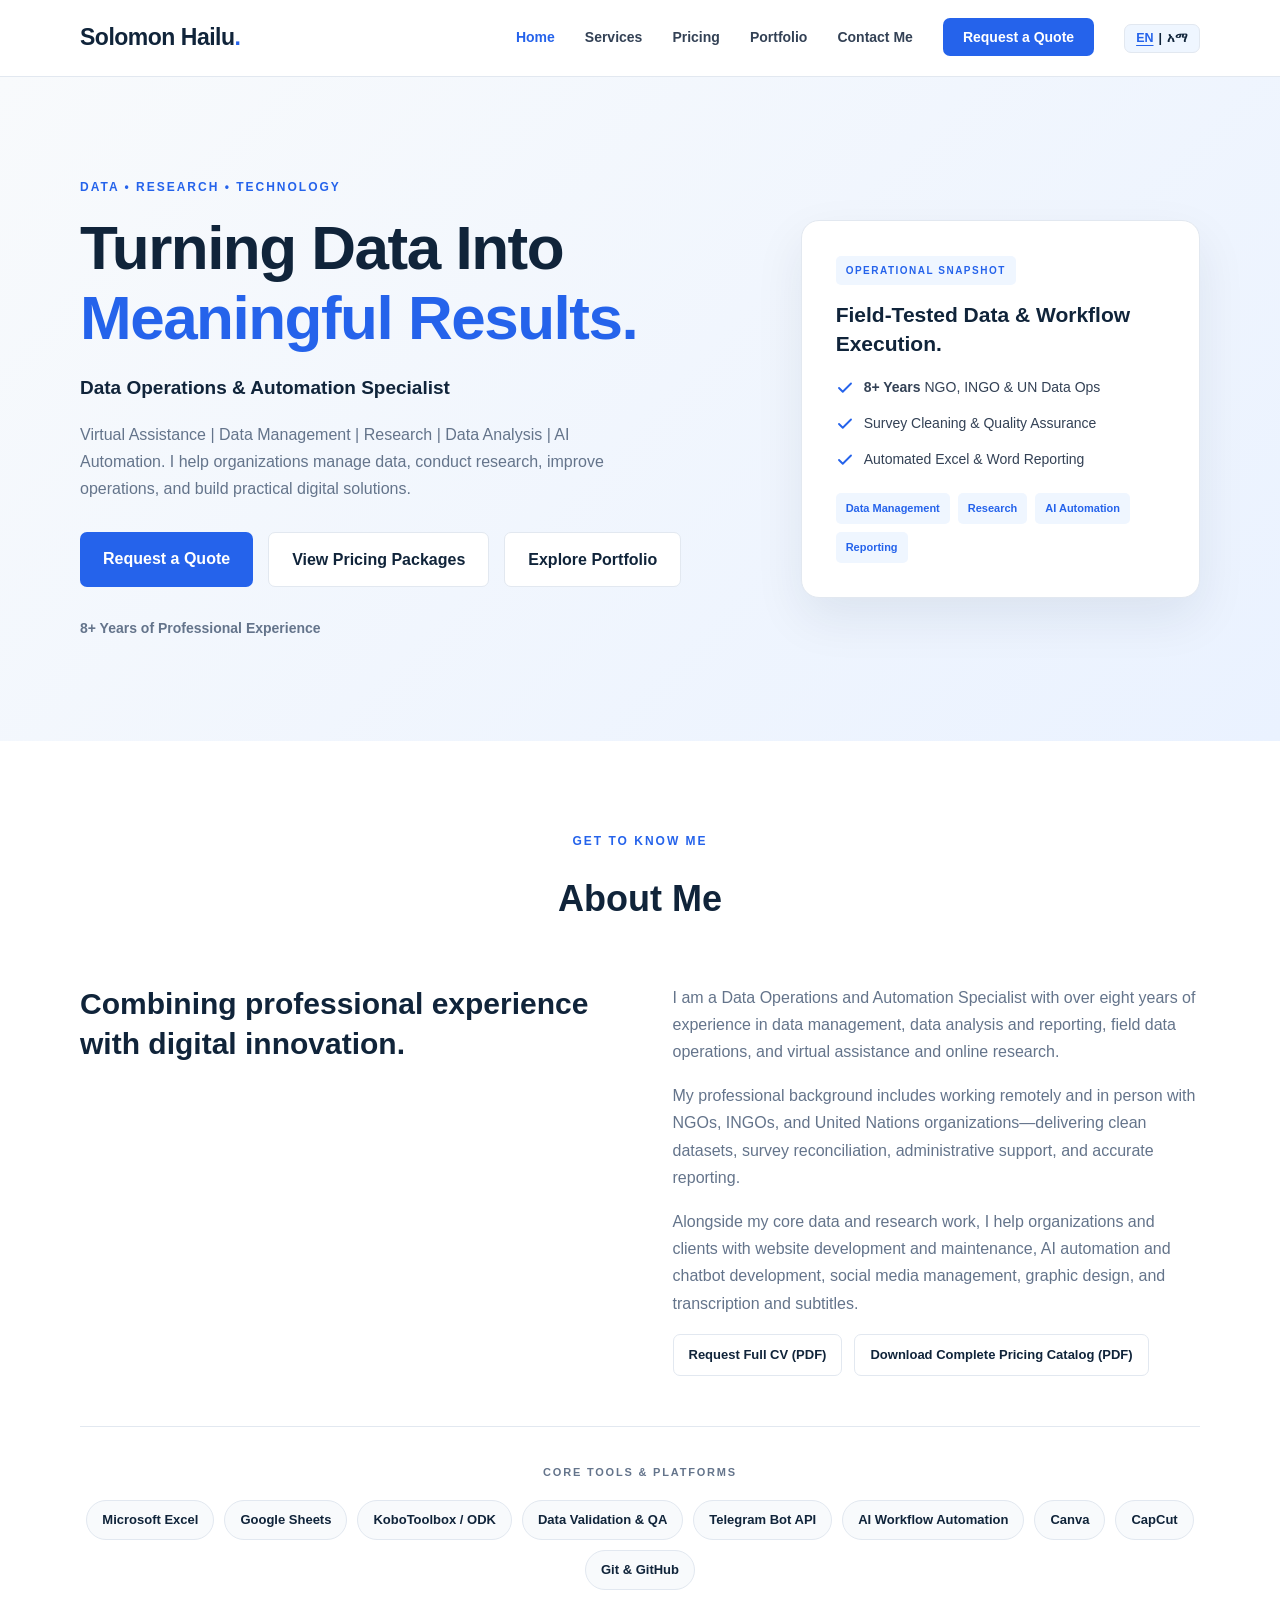
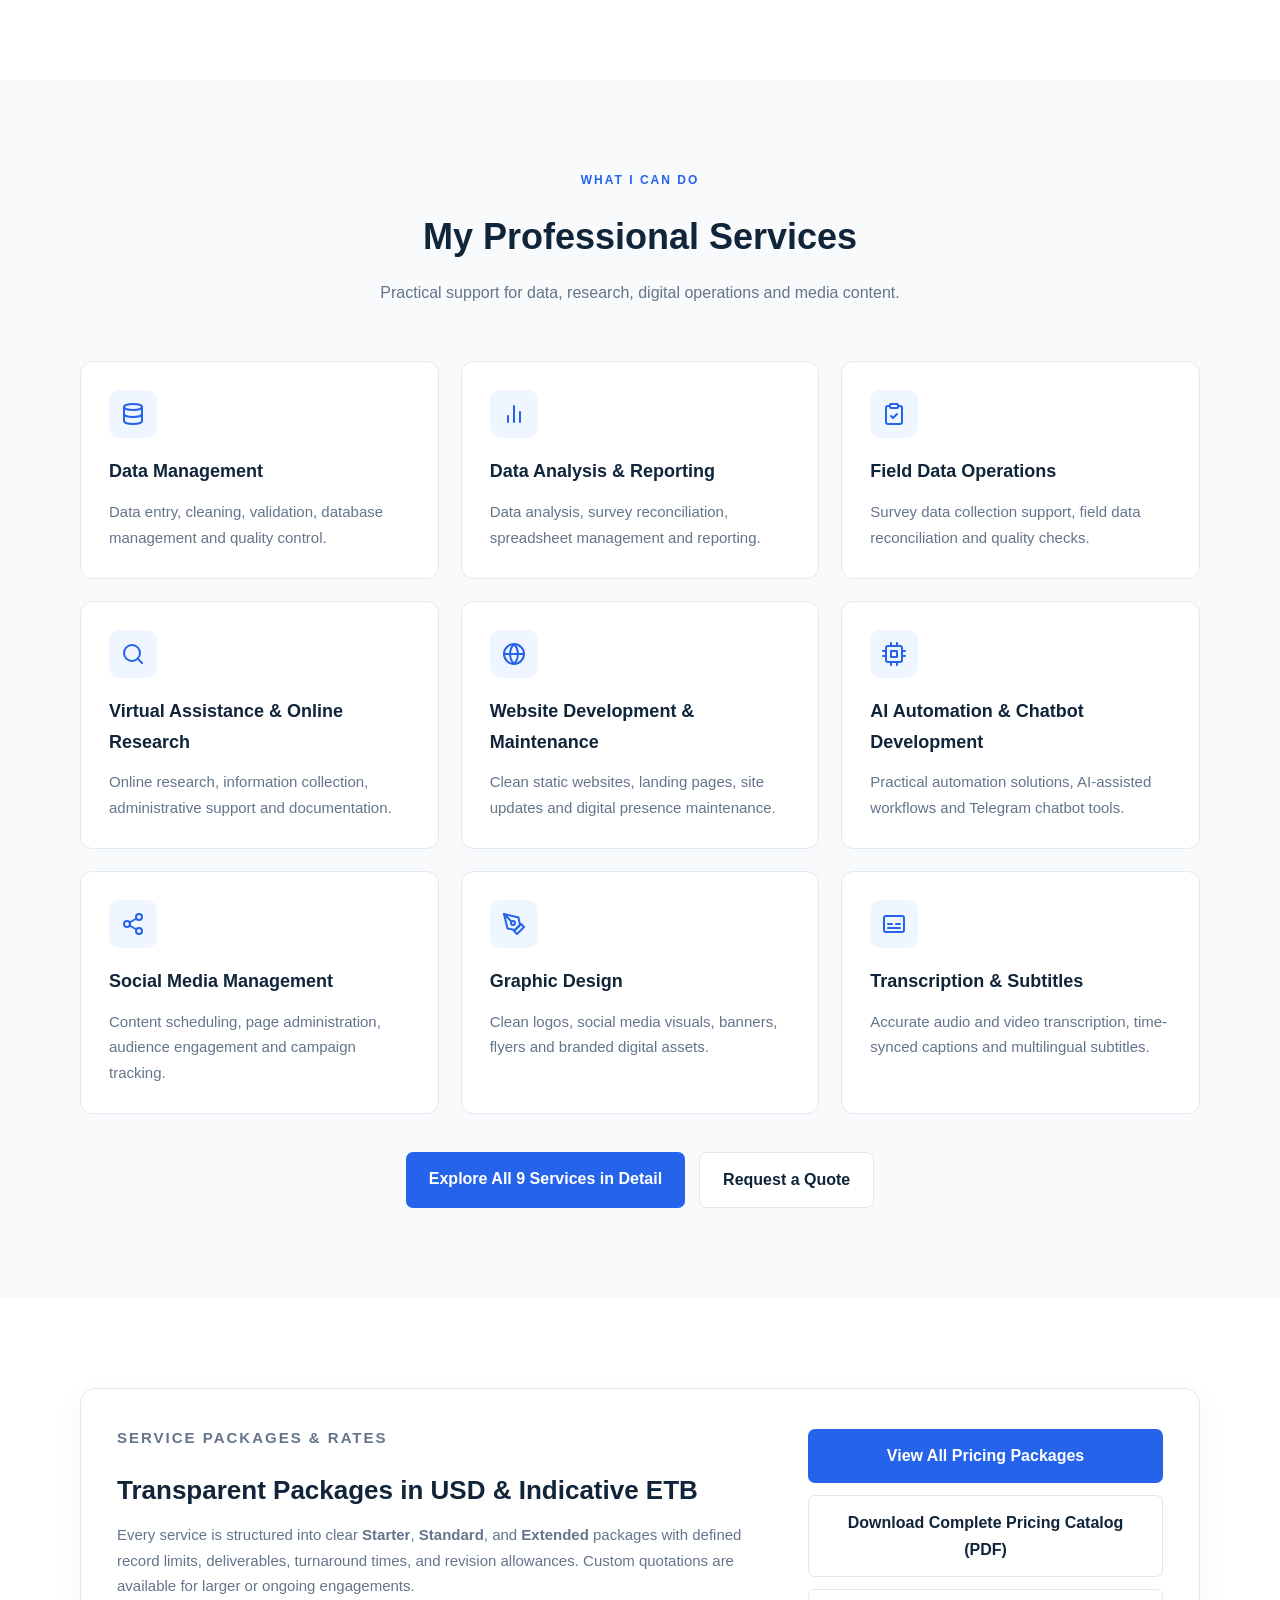
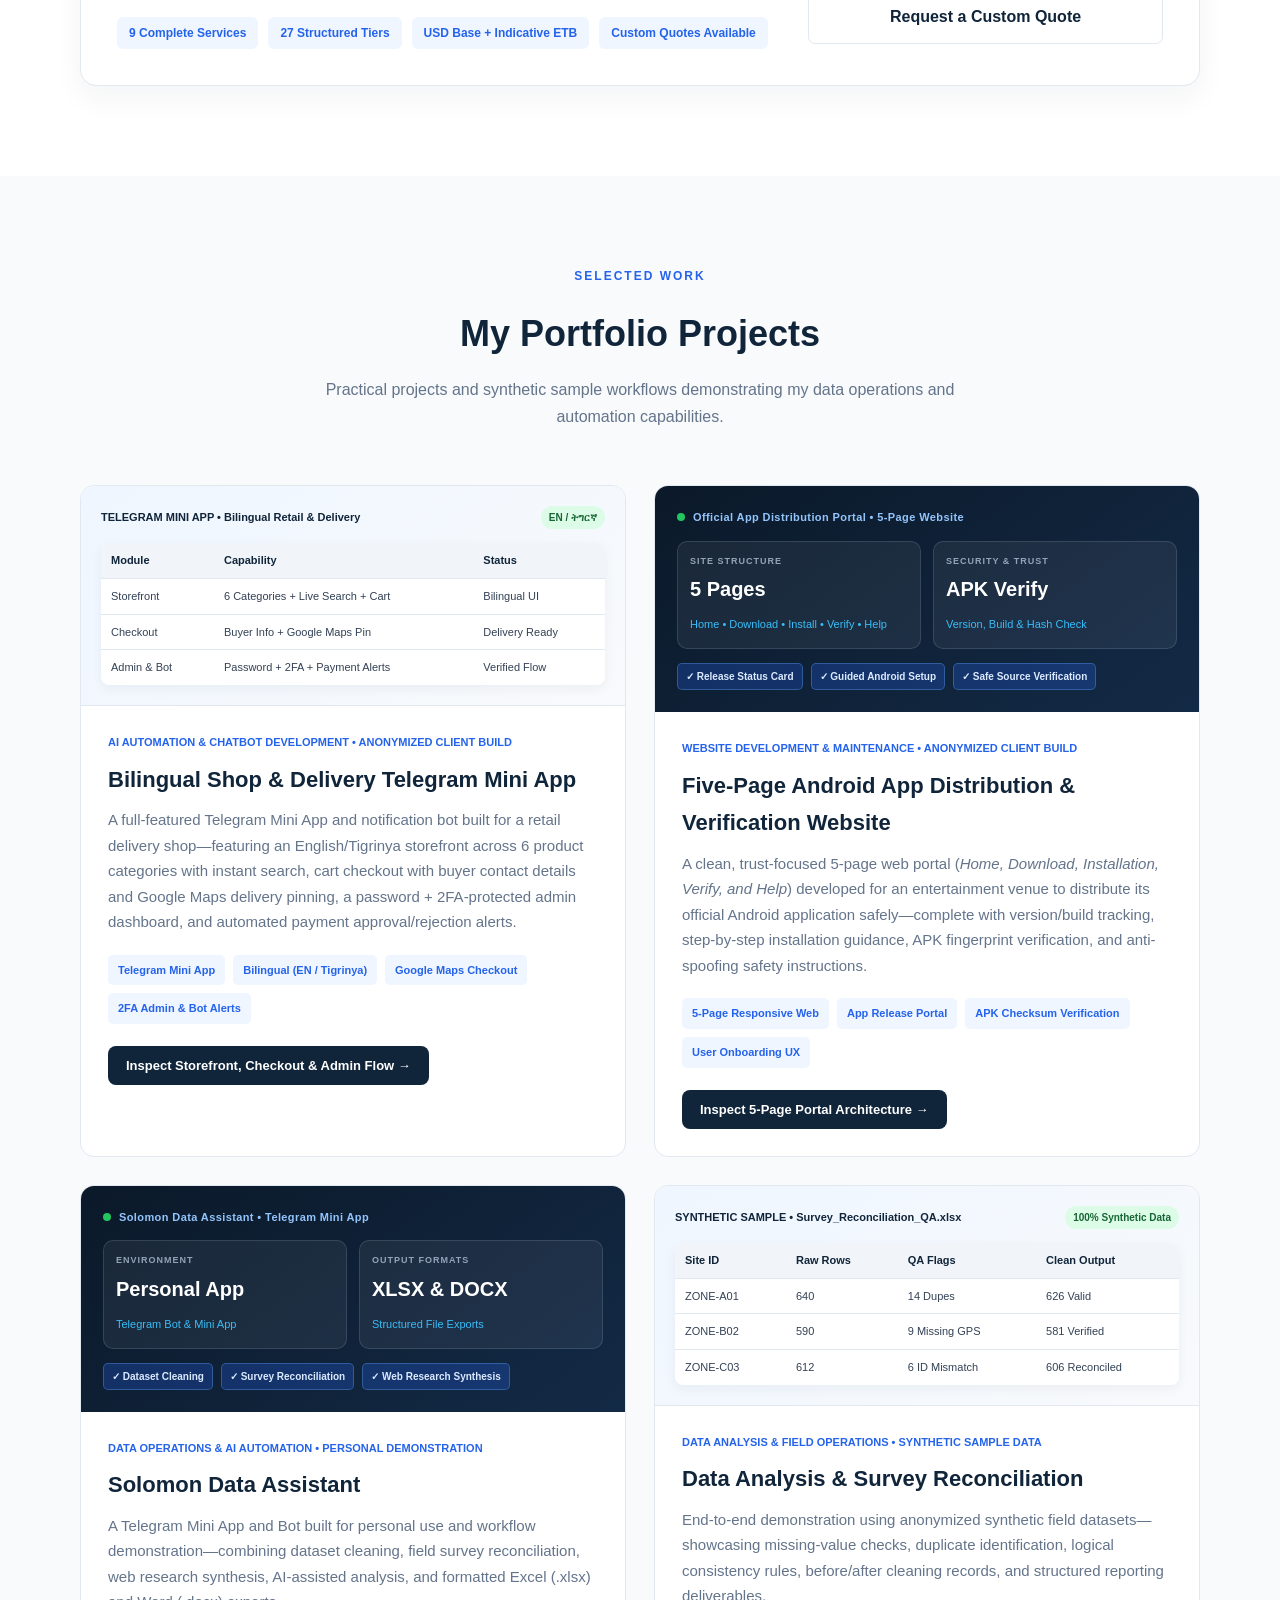
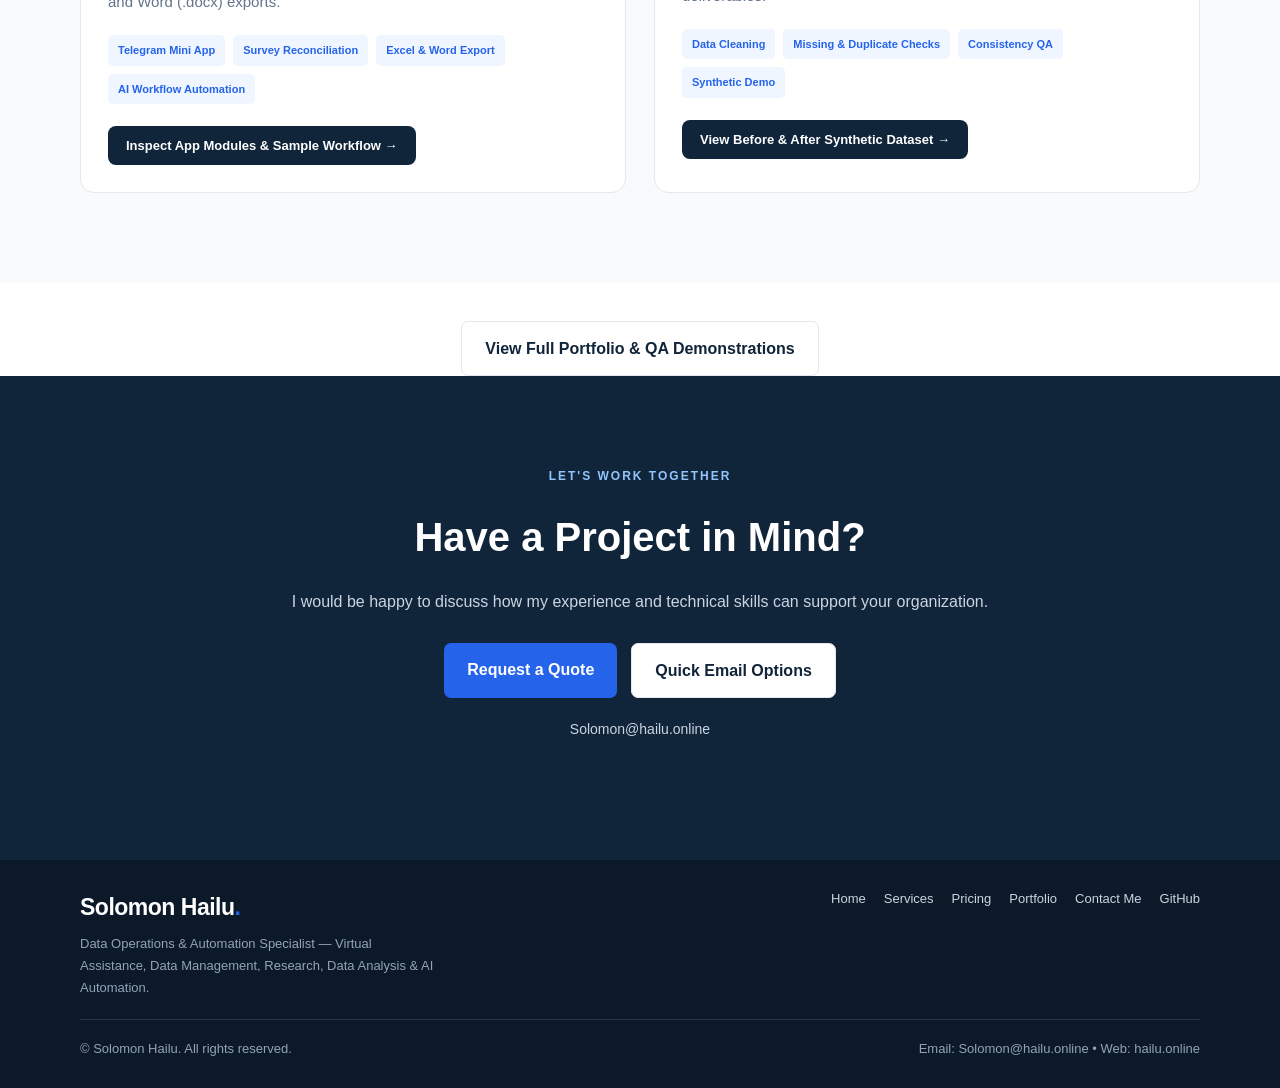
<file: index.html>
<!DOCTYPE html>
<html lang="en">
<head>
    <meta charset="UTF-8">
    <meta name="viewport" content="width=device-width, initial-scale=1.0">

    <meta name="description" content="Professional portfolio of Solomon Hailu, a Data Operations and Automation Specialist with over 8 years of experience in data management, research, analysis, and AI automation.">

    <title>Solomon Hailu | Data Operations &amp; Automation Specialist</title>
    <link rel="canonical" href="https://hailu.online/">
    <link rel="icon" type="image/svg+xml" href="favicon.svg">

    <!-- Open Graph / Social Sharing Metadata -->
    <meta property="og:type" content="website">
    <meta property="og:url" content="https://hailu.online/">
    <meta property="og:title" content="Solomon Hailu | Data Operations &amp; Automation Specialist">
    <meta property="og:description" content="8+ years of experience in data management, field survey operations, research, data analysis, web development, and AI workflow automation.">

    <link rel="stylesheet" href="style.css">
    <script type="application/ld+json">
    {
      "@context": "https://schema.org",
      "@type": "Person",
      "name": "Solomon Hailu",
      "url": "https://hailu.online",
      "email": "Solomon@hailu.online",
      "jobTitle": "Data Operations & Automation Specialist",
      "sameAs": [
        "https://github.com/solomonhailu123"
      ]
    }
    </script>
</head>

<body>

    <!-- Navigation -->
    <header class="header">
        <nav class="navbar container" aria-label="Primary Navigation">
            <a href="index.html" class="logo">Solomon Hailu<span>.</span></a>

            <button type="button" id="nav-toggle" class="nav-toggle" aria-expanded="false" aria-controls="nav-links" aria-label="Toggle navigation menu">
                &#9776;
            </button>

            <ul id="nav-links" class="nav-links">
                <li><a href="index.html" class="active" aria-current="page">Home</a></li>
                <li><a href="services.html">Services</a></li>
                <li><a href="pricing.html">Pricing</a></li>
                <li><a href="portfolio.html">Portfolio</a></li>
                <li><a href="contact.html">Contact Me</a></li>
                <li><a href="contact.html" class="nav-contact">Request a Quote</a></li>
            </ul>
        </nav>
    </header>

    <main>

        <!-- Hero Section -->
        <section id="home" class="hero">
            <div class="container hero-content">

                <div class="hero-text">
                    <p class="eyebrow">DATA &bull; RESEARCH &bull; TECHNOLOGY</p>

                    <h1>
                        Turning Data Into
                        <span>Meaningful Results.</span>
                    </h1>

                    <h2>Data Operations &amp; Automation Specialist</h2>

                    <p class="hero-description">
                        Virtual Assistance | Data Management | Research | Data Analysis | AI Automation.
                        I help organizations manage data, conduct research, improve operations, and build practical digital solutions.
                    </p>

                    <div class="hero-buttons">
                        <a href="contact.html" class="btn btn-primary">
                            Request a Quote
                        </a>

                        <a href="pricing.html" class="btn btn-outline">
                            View Pricing Packages
                        </a>

                        <a href="portfolio.html" class="btn btn-outline">
                            Explore Portfolio
                        </a>
                    </div>

                    <p class="experience-note">
                        8+ Years of Professional Experience
                    </p>
                </div>

                <div class="hero-card">
                    <div class="hero-card-badge">OPERATIONAL SNAPSHOT</div>
                    <h3>Field-Tested Data &amp; Workflow Execution.</h3>

                    <ul class="hero-highlights">
                        <li>
                            <svg aria-hidden="true" width="18" height="18" viewBox="0 0 24 24" fill="none" stroke="currentColor" stroke-width="2.5" stroke-linecap="round" stroke-linejoin="round"><polyline points="20 6 9 17 4 12"></polyline></svg>
                            <span><strong>8+ Years</strong> NGO, INGO &amp; UN Data Ops</span>
                        </li>
                        <li>
                            <svg aria-hidden="true" width="18" height="18" viewBox="0 0 24 24" fill="none" stroke="currentColor" stroke-width="2.5" stroke-linecap="round" stroke-linejoin="round"><polyline points="20 6 9 17 4 12"></polyline></svg>
                            <span>Survey Cleaning &amp; Quality Assurance</span>
                        </li>
                        <li>
                            <svg aria-hidden="true" width="18" height="18" viewBox="0 0 24 24" fill="none" stroke="currentColor" stroke-width="2.5" stroke-linecap="round" stroke-linejoin="round"><polyline points="20 6 9 17 4 12"></polyline></svg>
                            <span>Automated Excel &amp; Word Reporting</span>
                        </li>
                    </ul>

                    <div class="hero-card-tags">
                        <span>Data Management</span>
                        <span>Research</span>
                        <span>AI Automation</span>
                        <span>Reporting</span>
                    </div>
                </div>

            </div>
        </section>

        <!-- About Section -->
        <section id="about" class="section">
            <div class="container">

                <div class="section-heading">
                    <p class="eyebrow">GET TO KNOW ME</p>
                    <h2>About Me</h2>
                </div>

                <div class="about-content">
                    <div>
                        <h3>
                            Combining professional experience
                            with digital innovation.
                        </h3>
                    </div>

                    <div>
                        <p>
                            I am a Data Operations and Automation Specialist
                            with over eight years of experience in data management,
                            data analysis and reporting, field data operations,
                            and virtual assistance and online research.
                        </p>

                        <p>
                            My professional background includes working remotely
                            and in person with NGOs, INGOs, and United Nations
                            organizations&mdash;delivering clean datasets, survey
                            reconciliation, administrative support, and accurate reporting.
                        </p>

                        <p>
                            Alongside my core data and research work, I help
                            organizations and clients with website development
                            and maintenance, AI automation and chatbot development,
                            social media management, graphic design, and
                            transcription and subtitles.
                        </p>

                        <div style="display: flex; gap: 12px; flex-wrap: wrap; margin-top: 8px;">
                            <a href="contact.html" data-modal="modal-contact" data-subject="CV Request - Solomon Hailu" class="btn btn-outline btn-sm">
                                Request Full CV (PDF)
                            </a>
                            <a href="assets/Solomon_Hailu_Service_Pricing_Catalog.pdf" download="Solomon_Hailu_Service_Pricing_Catalog.pdf" class="btn btn-outline btn-sm">
                                Download Complete Pricing Catalog (PDF)
                            </a>
                        </div>
                    </div>
                </div>

                <!-- Tools & Platforms Strip -->
                <div class="tools-strip">
                    <p class="tools-label">CORE TOOLS &amp; PLATFORMS</p>
                    <div class="tools-list">
                        <span>Microsoft Excel</span>
                        <span>Google Sheets</span>
                        <span>KoboToolbox / ODK</span>
                        <span>Data Validation &amp; QA</span>
                        <span>Telegram Bot API</span>
                        <span>AI Workflow Automation</span>
                        <span>Canva</span>
                        <span>CapCut</span>
                        <span>Git &amp; GitHub</span>
                    </div>
                </div>

            </div>
        </section>

        <!-- Services Section -->
        <section id="services" class="section section-light">
            <div class="container">

                <div class="section-heading">
                    <p class="eyebrow">WHAT I CAN DO</p>
                    <h2>My Professional Services</h2>
                    <p>
                        Practical support for data, research,
                        digital operations and media content.
                    </p>
                </div>

                <div class="services-grid">

                    <!-- Row 1: Core Data & Field Operations -->
                    <article class="service-card">
                        <div class="service-icon">
                            <svg aria-hidden="true" width="24" height="24" viewBox="0 0 24 24" fill="none" stroke="currentColor" stroke-width="2" stroke-linecap="round" stroke-linejoin="round"><ellipse cx="12" cy="5" rx="9" ry="3"></ellipse><path d="M21 12c0 1.66-4 3-9 3s-9-1.34-9-3"></path><path d="M3 5v14c0 1.66 4 3 9 3s9-1.34 9-3V5"></path></svg>
                        </div>
                        <h3>Data Management</h3>
                        <p>
                            Data entry, cleaning, validation,
                            database management and quality control.
                        </p>
                    </article>

                    <article class="service-card">
                        <div class="service-icon">
                            <svg aria-hidden="true" width="24" height="24" viewBox="0 0 24 24" fill="none" stroke="currentColor" stroke-width="2" stroke-linecap="round" stroke-linejoin="round"><line x1="18" y1="20" x2="18" y2="10"></line><line x1="12" y1="20" x2="12" y2="4"></line><line x1="6" y1="20" x2="6" y2="14"></line></svg>
                        </div>
                        <h3>Data Analysis &amp; Reporting</h3>
                        <p>
                            Data analysis, survey reconciliation,
                            spreadsheet management and reporting.
                        </p>
                    </article>

                    <article class="service-card">
                        <div class="service-icon">
                            <svg aria-hidden="true" width="24" height="24" viewBox="0 0 24 24" fill="none" stroke="currentColor" stroke-width="2" stroke-linecap="round" stroke-linejoin="round"><path d="M16 4h2a2 2 0 0 1 2 2v14a2 2 0 0 1-2 2H6a2 2 0 0 1-2-2V6a2 2 0 0 1 2-2h2"></path><rect x="8" y="2" width="8" height="4" rx="1" ry="1"></rect><path d="M9 14l2 2 4-4"></path></svg>
                        </div>
                        <h3>Field Data Operations</h3>
                        <p>
                            Survey data collection support,
                            field data reconciliation and quality checks.
                        </p>
                    </article>

                    <!-- Row 2: Virtual Operations, Web & AI -->
                    <article class="service-card">
                        <div class="service-icon">
                            <svg aria-hidden="true" width="24" height="24" viewBox="0 0 24 24" fill="none" stroke="currentColor" stroke-width="2" stroke-linecap="round" stroke-linejoin="round"><circle cx="11" cy="11" r="8"></circle><line x1="21" y1="21" x2="16.65" y2="16.65"></line></svg>
                        </div>
                        <h3>Virtual Assistance &amp; Online Research</h3>
                        <p>
                            Online research, information collection,
                            administrative support and documentation.
                        </p>
                    </article>

                    <article class="service-card">
                        <div class="service-icon">
                            <svg aria-hidden="true" width="24" height="24" viewBox="0 0 24 24" fill="none" stroke="currentColor" stroke-width="2" stroke-linecap="round" stroke-linejoin="round"><circle cx="12" cy="12" r="10"></circle><line x1="2" y1="12" x2="22" y2="12"></line><path d="M12 2a15.3 15.3 0 0 1 4 10 15.3 15.3 0 0 1-4 10 15.3 15.3 0 0 1-4-10 15.3 15.3 0 0 1 4-10z"></path></svg>
                        </div>
                        <h3>Website Development &amp; Maintenance</h3>
                        <p>
                            Clean static websites, landing pages,
                            site updates and digital presence maintenance.
                        </p>
                    </article>

                    <article class="service-card">
                        <div class="service-icon">
                            <svg aria-hidden="true" width="24" height="24" viewBox="0 0 24 24" fill="none" stroke="currentColor" stroke-width="2" stroke-linecap="round" stroke-linejoin="round"><rect x="4" y="4" width="16" height="16" rx="2" ry="2"></rect><rect x="9" y="9" width="6" height="6"></rect><line x1="9" y1="1" x2="9" y2="4"></line><line x1="15" y1="1" x2="15" y2="4"></line><line x1="9" y1="20" x2="9" y2="23"></line><line x1="15" y1="20" x2="15" y2="23"></line><line x1="20" y1="9" x2="23" y2="9"></line><line x1="20" y1="14" x2="23" y2="14"></line><line x1="1" y1="9" x2="4" y2="9"></line><line x1="1" y1="14" x2="4" y2="14"></line></svg>
                        </div>
                        <h3>AI Automation &amp; Chatbot Development</h3>
                        <p>
                            Practical automation solutions,
                            AI-assisted workflows and Telegram chatbot tools.
                        </p>
                    </article>

                    <!-- Row 3: Digital Content & Media Support -->
                    <article class="service-card">
                        <div class="service-icon">
                            <svg aria-hidden="true" width="24" height="24" viewBox="0 0 24 24" fill="none" stroke="currentColor" stroke-width="2" stroke-linecap="round" stroke-linejoin="round"><circle cx="18" cy="5" r="3"></circle><circle cx="6" cy="12" r="3"></circle><circle cx="18" cy="19" r="3"></circle><line x1="8.59" y1="13.51" x2="15.42" y2="17.49"></line><line x1="15.41" y1="6.51" x2="8.59" y2="10.49"></line></svg>
                        </div>
                        <h3>Social Media Management</h3>
                        <p>
                            Content scheduling, page administration,
                            audience engagement and campaign tracking.
                        </p>
                    </article>

                    <article class="service-card">
                        <div class="service-icon">
                            <svg aria-hidden="true" width="24" height="24" viewBox="0 0 24 24" fill="none" stroke="currentColor" stroke-width="2" stroke-linecap="round" stroke-linejoin="round"><path d="M12 19l7-7 3 3-7 7-3-3z"></path><path d="M18 13l-1.5-7.5L2 2l3.5 14.5L13 18l5-5z"></path><path d="M2 2l7.586 7.586"></path><circle cx="11" cy="11" r="2"></circle></svg>
                        </div>
                        <h3>Graphic Design</h3>
                        <p>
                            Clean logos, social media visuals, banners,
                            flyers and branded digital assets.
                        </p>
                    </article>

                    <article class="service-card">
                        <div class="service-icon">
                            <svg aria-hidden="true" width="24" height="24" viewBox="0 0 24 24" fill="none" stroke="currentColor" stroke-width="2" stroke-linecap="round" stroke-linejoin="round"><rect x="2" y="4" width="20" height="16" rx="2" ry="2"></rect><line x1="6" y1="12" x2="10" y2="12"></line><line x1="14" y1="12" x2="18" y2="12"></line><line x1="6" y1="16" x2="18" y2="16"></line></svg>
                        </div>
                        <h3>Transcription &amp; Subtitles</h3>
                        <p>
                            Accurate audio and video transcription,
                            time-synced captions and multilingual subtitles.
                        </p>
                    </article>

                </div>

                <div style="text-align: center; margin-top: 38px; display: flex; justify-content: center; gap: 14px; flex-wrap: wrap;">
                    <a href="services.html" class="btn btn-primary">Explore All 9 Services in Detail</a>
                    <a href="contact.html" class="btn btn-outline">Request a Quote</a>
                </div>
            </div>
        </section>

        <!-- Transparent Pricing & PDF Catalog Introduction -->
        <section id="pricing-overview" class="section">
            <div class="container">
                <div class="pricing-teaser-box">
                    <div>
                        <p class="eyebrow">SERVICE PACKAGES &amp; RATES</p>
                        <h3>Transparent Packages in USD &amp; Indicative ETB</h3>
                        <p>
                            Every service is structured into clear <strong>Starter</strong>, <strong>Standard</strong>, and <strong>Extended</strong> packages with defined record limits, deliverables, turnaround times, and revision allowances. Custom quotations are available for larger or ongoing engagements.
                        </p>
                        <div class="pricing-teaser-highlights">
                            <span>9 Complete Services</span>
                            <span>27 Structured Tiers</span>
                            <span>USD Base + Indicative ETB</span>
                            <span>Custom Quotes Available</span>
                        </div>
                    </div>

                    <div class="pricing-teaser-actions">
                        <a href="pricing.html" class="btn btn-primary">
                            View All Pricing Packages
                        </a>
                        <a href="assets/Solomon_Hailu_Service_Pricing_Catalog.pdf" download="Solomon_Hailu_Service_Pricing_Catalog.pdf" class="btn btn-outline">
                            Download Complete Pricing Catalog (PDF)
                        </a>
                        <a href="contact.html" class="btn btn-outline">
                            Request a Custom Quote
                        </a>
                    </div>
                </div>
            </div>
        </section>

        <!-- Portfolio Section -->
        <section id="portfolio" class="section section-light">
            <div class="container">

                <div class="section-heading">
                    <p class="eyebrow">SELECTED WORK</p>
                    <h2>My Portfolio Projects</h2>
                    <p>
                        Practical projects and synthetic sample workflows
                        demonstrating my data operations and automation capabilities.
                    </p>
                </div>

                <div class="portfolio-grid">

                    <!-- Project 1: Bilingual E-Commerce & Delivery Telegram Mini App -->
                    <article class="project-card">
                        <div class="project-preview-light">
                            <div class="mini-sheet-header">
                                <span>TELEGRAM MINI APP &bull; Bilingual Retail &amp; Delivery</span>
                                <span class="badge-verified">EN / &#4725;&#4877;&#4653;&#4763;</span>
                            </div>
                            <table class="mini-sheet-table">
                                <thead>
                                    <tr>
                                        <th>Module</th>
                                        <th>Capability</th>
                                        <th>Status</th>
                                    </tr>
                                </thead>
                                <tbody>
                                    <tr>
                                        <td>Storefront</td>
                                        <td>6 Categories + Live Search + Cart</td>
                                        <td>Bilingual UI</td>
                                    </tr>
                                    <tr>
                                        <td>Checkout</td>
                                        <td>Buyer Info + Google Maps Pin</td>
                                        <td>Delivery Ready</td>
                                    </tr>
                                    <tr>
                                        <td>Admin &amp; Bot</td>
                                        <td>Password + 2FA + Payment Alerts</td>
                                        <td>Verified Flow</td>
                                    </tr>
                                </tbody>
                            </table>
                        </div>

                        <div class="project-info">
                            <span class="project-category">
                                AI Automation &amp; Chatbot Development &bull; Anonymized Client Build
                            </span>

                            <h3>Bilingual Shop &amp; Delivery Telegram Mini App</h3>

                            <p>
                                A full-featured Telegram Mini App and notification bot built for a retail delivery shop&mdash;featuring an English/Tigrinya storefront across 6 product categories with instant search, cart checkout with buyer contact details and Google Maps delivery pinning, a password + 2FA-protected admin dashboard, and automated payment approval/rejection alerts.
                            </p>

                            <div class="project-tags">
                                <span>Telegram Mini App</span>
                                <span>Bilingual (EN / Tigrinya)</span>
                                <span>Google Maps Checkout</span>
                                <span>2FA Admin &amp; Bot Alerts</span>
                            </div>

                            <button type="button" class="btn-case-study" data-modal="modal-shop-app">
                                Inspect Storefront, Checkout &amp; Admin Flow &rarr;
                            </button>
                        </div>
                    </article>

                    <!-- Project 2: 5-Page Android App Distribution & Verification Website -->
                    <article class="project-card">
                        <div class="project-preview-dark">
                            <div class="mini-ui-header">
                                <span class="mini-ui-dot"></span>
                                <span class="mini-ui-title">Official App Distribution Portal &bull; 5-Page Website</span>
                            </div>
                            <div class="mini-ui-kpis">
                                <div class="mini-kpi">
                                    <small>SITE STRUCTURE</small>
                                    <strong>5 Pages</strong>
                                    <span>Home &bull; Download &bull; Install &bull; Verify &bull; Help</span>
                                </div>
                                <div class="mini-kpi">
                                    <small>SECURITY &amp; TRUST</small>
                                    <strong>APK Verify</strong>
                                    <span>Version, Build &amp; Hash Check</span>
                                </div>
                            </div>
                            <div class="mini-ui-bar">
                                <span>&#10003; Release Status Card</span>
                                <span>&#10003; Guided Android Setup</span>
                                <span>&#10003; Safe Source Verification</span>
                            </div>
                        </div>

                        <div class="project-info">
                            <span class="project-category">
                                Website Development &amp; Maintenance &bull; Anonymized Client Build
                            </span>

                            <h3>Five-Page Android App Distribution &amp; Verification Website</h3>

                            <p>
                                A clean, trust-focused 5-page web portal (<em>Home, Download, Installation, Verify, and Help</em>) developed for an entertainment venue to distribute its official Android application safely&mdash;complete with version/build tracking, step-by-step installation guidance, APK fingerprint verification, and anti-spoofing safety instructions.
                            </p>

                            <div class="project-tags">
                                <span>5-Page Responsive Web</span>
                                <span>App Release Portal</span>
                                <span>APK Checksum Verification</span>
                                <span>User Onboarding UX</span>
                            </div>

                            <button type="button" class="btn-case-study" data-modal="modal-app-portal">
                                Inspect 5-Page Portal Architecture &rarr;
                            </button>
                        </div>
                    </article>

                    <!-- Project 3: Solomon Data Assistant -->
                    <article class="project-card">
                        <div class="project-preview-dark">
                            <div class="mini-ui-header">
                                <span class="mini-ui-dot"></span>
                                <span class="mini-ui-title">Solomon Data Assistant &bull; Telegram Mini App</span>
                            </div>
                            <div class="mini-ui-kpis">
                                <div class="mini-kpi">
                                    <small>ENVIRONMENT</small>
                                    <strong>Personal App</strong>
                                    <span>Telegram Bot &amp; Mini App</span>
                                </div>
                                <div class="mini-kpi">
                                    <small>OUTPUT FORMATS</small>
                                    <strong>XLSX &amp; DOCX</strong>
                                    <span>Structured File Exports</span>
                                </div>
                            </div>
                            <div class="mini-ui-bar">
                                <span>&#10003; Dataset Cleaning</span>
                                <span>&#10003; Survey Reconciliation</span>
                                <span>&#10003; Web Research Synthesis</span>
                            </div>
                        </div>

                        <div class="project-info">
                            <span class="project-category">
                                Data Operations &amp; AI Automation &bull; Personal Demonstration
                            </span>

                            <h3>Solomon Data Assistant</h3>

                            <p>
                                A Telegram Mini App and Bot built for personal use and workflow demonstration&mdash;combining dataset cleaning, field survey reconciliation, web research synthesis, AI-assisted analysis, and formatted Excel (.xlsx) and Word (.docx) exports.
                            </p>

                            <div class="project-tags">
                                <span>Telegram Mini App</span>
                                <span>Survey Reconciliation</span>
                                <span>Excel &amp; Word Export</span>
                                <span>AI Workflow Automation</span>
                            </div>

                            <button type="button" class="btn-case-study" data-modal="modal-sda">
                                Inspect App Modules &amp; Sample Workflow &rarr;
                            </button>
                        </div>
                    </article>

                    <!-- Project 4: Data Analysis & Survey Reconciliation -->
                    <article class="project-card">
                        <div class="project-preview-light">
                            <div class="mini-sheet-header">
                                <span>SYNTHETIC SAMPLE &bull; Survey_Reconciliation_QA.xlsx</span>
                                <span class="badge-verified">100% Synthetic Data</span>
                            </div>
                            <table class="mini-sheet-table">
                                <thead>
                                    <tr>
                                        <th>Site ID</th>
                                        <th>Raw Rows</th>
                                        <th>QA Flags</th>
                                        <th>Clean Output</th>
                                    </tr>
                                </thead>
                                <tbody>
                                    <tr>
                                        <td>ZONE-A01</td>
                                        <td>640</td>
                                        <td>14 Dupes</td>
                                        <td>626 Valid</td>
                                    </tr>
                                    <tr>
                                        <td>ZONE-B02</td>
                                        <td>590</td>
                                        <td>9 Missing GPS</td>
                                        <td>581 Verified</td>
                                    </tr>
                                    <tr>
                                        <td>ZONE-C03</td>
                                        <td>612</td>
                                        <td>6 ID Mismatch</td>
                                        <td>606 Reconciled</td>
                                    </tr>
                                </tbody>
                            </table>
                        </div>

                        <div class="project-info">
                            <span class="project-category">
                                Data Analysis &amp; Field Operations &bull; Synthetic Sample Data
                            </span>

                            <h3>Data Analysis &amp; Survey Reconciliation</h3>

                            <p>
                                End-to-end demonstration using anonymized synthetic field datasets&mdash;showcasing missing-value checks, duplicate identification, logical consistency rules, before/after cleaning records, and structured reporting deliverables.
                            </p>

                            <div class="project-tags">
                                <span>Data Cleaning</span>
                                <span>Missing &amp; Duplicate Checks</span>
                                <span>Consistency QA</span>
                                <span>Synthetic Demo</span>
                            </div>

                            <button type="button" class="btn-case-study" data-modal="modal-sample">
                                View Before &amp; After Synthetic Dataset &rarr;
                            </button>
                        </div>
                    </article>

                </div>
            </div>
        </section>

                <div style="text-align: center; margin-top: 38px;">
                    <a href="portfolio.html" class="btn btn-outline">View Full Portfolio &amp; QA Demonstrations</a>
                </div>
            </div>
        </section>

        <!-- Contact Section -->
        <section id="contact" class="contact-section">
            <div class="container contact-content">

                <p class="eyebrow">LET'S WORK TOGETHER</p>

                <h2>Have a Project in Mind?</h2>

                <p>
                    I would be happy to discuss how my experience
                    and technical skills can support your organization.
                </p>

                <div style="display: flex; justify-content: center; gap: 14px; flex-wrap: wrap;">
                    <a href="contact.html" class="btn btn-primary">
                        Request a Quote
                    </a>
                    <a href="#contact" data-modal="modal-contact" data-subject="Project Inquiry - Solomon Hailu" class="btn btn-outline">
                        Quick Email Options
                    </a>
                </div>

                <p class="contact-email">
                    Solomon@hailu.online
                </p>

            </div>
        </section>

    </main>

    <!-- Footer -->
    <footer class="footer">
        <div class="container">
            <div class="footer-grid">
                <div class="footer-brand">
                    <a href="index.html" class="logo">Solomon Hailu<span>.</span></a>
                    <p>
                        Data Operations &amp; Automation Specialist &mdash; Virtual Assistance, Data Management, Research, Data Analysis &amp; AI Automation.
                    </p>
                </div>

                <nav class="footer-nav" aria-label="Footer Navigation">
                    <a href="index.html">Home</a>
                    <a href="services.html">Services</a>
                    <a href="pricing.html">Pricing</a>
                    <a href="portfolio.html">Portfolio</a>
                    <a href="contact.html">Contact Me</a>
                    <a href="https://github.com/solomonhailu123" target="_blank" rel="noopener noreferrer">GitHub</a>
                </nav>
            </div>

            <div class="footer-bottom">
                <p>&copy; <span id="year"></span> Solomon Hailu. All rights reserved.</p>
                <p>Email: <a href="mailto:Solomon@hailu.online">Solomon@hailu.online</a> &bull; Web: <a href="https://hailu.online/">hailu.online</a></p>
            </div>
        </div>
    </footer>

    <!-- Modal A: Bilingual Shop & Delivery Telegram Mini App -->
    <div id="modal-shop-app" class="modal-backdrop" aria-hidden="true">
        <div class="modal-dialog" role="dialog" aria-labelledby="modal-shop-title">
            <div class="modal-header">
                <div>
                    <span class="project-category">Anonymized Client Solution &bull; Telegram Mini App &amp; Bot</span>
                    <h3 id="modal-shop-title">Bilingual Shop &amp; Delivery Telegram Mini App</h3>
                </div>
                <button type="button" class="modal-close" aria-label="Close modal">&times;</button>
            </div>
            <div class="modal-body">
                <p>
                    Designed for a local retail delivery shop to streamline product browsing, map-pinned delivery orders, and payment receipt verification directly inside Telegram&mdash;with full <strong>English and Tigrinya</strong> interface switching.
                </p>

                <div class="modal-grid">
                    <div class="modal-box">
                        <h4>1. Bilingual Storefront &amp; 6-Category Catalog</h4>
                        <p>Interactive product grid with instant search bar, 6 organized product category tabs, unit sizes, ETB pricing, one-tap cart controls, and instant English / Tigrinya language toggle.</p>
                    </div>
                    <div class="modal-box">
                        <h4>2. Cart Checkout &amp; Google Maps Pinning</h4>
                        <p>Captures buyer name, contact phone number, delivery notes, Google Maps drop-pin location, and payment reference details in a guided mobile checkout flow.</p>
                    </div>
                    <div class="modal-box">
                        <h4>3. Password + 2FA Admin Dashboard</h4>
                        <p>Restricts order management behind password authentication plus time-expiring Telegram one-time 2FA verification codes so only authorized staff can approve or reject orders.</p>
                    </div>
                    <div class="modal-box">
                        <h4>4. Automated Bilingual Bot Notifications</h4>
                        <p>Sends instant Telegram confirmation messages when an order is approved, or clear rejection notices with actionable instructions when a payment reference cannot be verified.</p>
                    </div>
                </div>

                <h4 class="modal-subhead">System Workflow Summary (Anonymized)</h4>
                <div class="table-wrap">
                    <table class="sample-compare-table">
                        <thead>
                            <tr>
                                <th>Stage</th>
                                <th>User Role</th>
                                <th>Key Functionality Delivered</th>
                            </tr>
                        </thead>
                        <tbody>
                            <tr>
                                <td>Browse &amp; Search</td>
                                <td>Customer</td>
                                <td>Filter across 6 product categories, search items by keyword, switch EN/Tigrinya</td>
                            </tr>
                            <tr>
                                <td>Order &amp; Location</td>
                                <td>Customer</td>
                                <td>Add items to cart, enter contact info, pin delivery location on Google Maps</td>
                            </tr>
                            <tr>
                                <td>Verification &amp; Alert</td>
                                <td>Admin &amp; Bot</td>
                                <td>Login via Password + 5-min 2FA code; approve/reject payment; trigger instant bot alert</td>
                            </tr>
                        </tbody>
                    </table>
                </div>

                <p class="modal-note">
                    Confidentiality Note: Client business name, customer identities, and shop location details are omitted to protect client privacy.
                </p>
            </div>
        </div>
    </div>

    <!-- Modal B: Five-Page Android App Distribution & Verification Website -->
    <div id="modal-app-portal" class="modal-backdrop" aria-hidden="true">
        <div class="modal-dialog" role="dialog" aria-labelledby="modal-portal-title">
            <div class="modal-header">
                <div>
                    <span class="project-category">Anonymized Client Solution &bull; 5-Page Responsive Website</span>
                    <h3 id="modal-portal-title">Five-Page Android App Distribution &amp; Verification Website</h3>
                </div>
                <button type="button" class="modal-close" aria-label="Close modal">&times;</button>
            </div>
            <div class="modal-body">
                <p>
                    Built for an entertainment venue needing a trustworthy, mobile-first web portal where Android users can safely download, install, and verify the authenticity of the official mobile application instead of relying on unverified forwarded files.
                </p>

                <div class="modal-grid">
                    <div class="modal-box">
                        <h4>1. Release Status &amp; Package Card (Home)</h4>
                        <p>Displays current release status, version number, build number, target platform (Android), and clear download availability indicators.</p>
                    </div>
                    <div class="modal-box">
                        <h4>2. Dedicated Download &amp; Installation Pages</h4>
                        <p>Guides non-technical smartphone users step by step through downloading the official package and enabling safe installation permissions.</p>
                    </div>
                    <div class="modal-box">
                        <h4>3. APK Checksum &amp; Source Verification</h4>
                        <p>Provides published reference fingerprint details so users can verify file integrity and avoid tampered APKs from third-party chats.</p>
                    </div>
                    <div class="modal-box">
                        <h4>4. Help, Safety &amp; Policy Navigation</h4>
                        <p>Includes a dedicated Help center plus structured Safety, Privacy, Terms, and Responsible Use documentation across 5 cohesive pages.</p>
                    </div>
                </div>

                <p class="modal-note">
                    Confidentiality Note: Brand name, custom domain, and proprietary application assets are withheld to respect client confidentiality.
                </p>
            </div>
        </div>
    </div>

    <!-- Modal 1: Solomon Data Assistant -->
    <div id="modal-sda" class="modal-backdrop" aria-hidden="true">
        <div class="modal-dialog" role="dialog" aria-labelledby="modal-sda-title">
            <div class="modal-header">
                <div>
                    <span class="project-category">Personal Demonstration Project</span>
                    <h3 id="modal-sda-title">Solomon Data Assistant &mdash; Architecture &amp; Modules</h3>
                </div>
                <button type="button" class="modal-close" aria-label="Close modal">&times;</button>
            </div>
            <div class="modal-body">
                <p>
                    <strong>Solomon Data Assistant</strong> is a personal Telegram Mini App and Bot developed for personal use and workflow demonstration&mdash;bringing dataset cleaning, field survey reconciliation, web research synthesis, AI-powered data analysis, and file exports into one mobile-accessible workspace.
                </p>

                <div class="modal-grid">
                    <div class="modal-box">
                        <h4>1. Dataset Cleaning &amp; Validation</h4>
                        <p>Standardizes columns, flags duplicate rows, checks missing fields, and organizes tabular exports into clean spreadsheets.</p>
                    </div>
                    <div class="modal-box">
                        <h4>2. Field Survey Reconciliation</h4>
                        <p>Cross-checks KoboToolbox/ODK survey submissions against site lists and enumerator logs to isolate inconsistencies early.</p>
                    </div>
                    <div class="modal-box">
                        <h4>3. Web Research &amp; AI Analysis</h4>
                        <p>Synthesizes multi-source research notes and generates structured analytical summaries using AI-assisted workflows.</p>
                    </div>
                    <div class="modal-box">
                        <h4>4. Excel &amp; Word Deliverables</h4>
                        <p>Produces formatted <strong>.xlsx workbooks</strong> and <strong>.docx summary reports</strong> ready for review and sharing.</p>
                    </div>
                </div>

                <p class="modal-note">
                    Note: Developed and maintained as a personal demonstration project, not a commercially deployed client product.
                </p>
            </div>
        </div>
    </div>

    <!-- Modal 2: Synthetic Data Cleaning & Reconciliation -->
    <div id="modal-sample" class="modal-backdrop" aria-hidden="true">
        <div class="modal-dialog" role="dialog" aria-labelledby="modal-sample-title">
            <div class="modal-header">
                <div>
                    <span class="project-category">Portfolio Demonstration &bull; 100% Synthetic Data</span>
                    <h3 id="modal-sample-title">Field Survey &amp; Ledger Reconciliation Workflow</h3>
                </div>
                <button type="button" class="modal-close" aria-label="Close modal">&times;</button>
            </div>
            <div class="modal-body">
                <p>
                    This synthetic sample workflow illustrates how raw survey records (<strong>1,842 synthetic rows</strong>) and vendor ledgers (<strong>1,248 synthetic rows</strong>) undergo missing-value checks, duplicate identification, consistency validation, and structured reporting.
                </p>

                <h4 class="modal-subhead">Before vs. After Quality Control (Synthetic Sample)</h4>
                <div class="table-wrap">
                    <table class="sample-compare-table">
                        <thead>
                            <tr>
                                <th>Record ID</th>
                                <th>Raw Field Entry (Before)</th>
                                <th>Issue Detected</th>
                                <th>Standardized Output (After)</th>
                            </tr>
                        </thead>
                        <tbody>
                            <tr>
                                <td>HH-1042</td>
                                <td><code>zone a / enum_04 / 2026-11-22 10:05</code></td>
                                <td>Duplicate GPS timestamp within 2 mins</td>
                                <td><code>ZONE-A01 | ENUM-04 | Flagged &amp; Verified</code></td>
                            </tr>
                            <tr>
                                <td>VND-089</td>
                                <td><code>"ethio telecom ltd." | ETB 14,500</code></td>
                                <td>Inconsistent vendor naming across 12 rows</td>
                                <td><code>Ethio Telecom | Cost Center: OPS-02</code></td>
                            </tr>
                            <tr>
                                <td>HH-1109</td>
                                <td><code>zone-b02 | household_size: 99</code></td>
                                <td>Out-of-range consistency check failure</td>
                                <td><code>ZONE-B02 | Verified via Enumerator Callback</code></td>
                            </tr>
                        </tbody>
                    </table>
                </div>

                <div class="modal-grid">
                    <div class="modal-box">
                        <h4>QA Checks Applied</h4>
                        <p>Missing-value scans, duplicate ID detection, enumerator timestamp intervals, and cross-field consistency rules.</p>
                    </div>
                    <div class="modal-box">
                        <h4>Sample Deliverables</h4>
                        <p>Cleaned master dataset (.xlsx), supervisor exception audit log, and a concise 2-page summary report (.docx).</p>
                    </div>
                </div>
            </div>
        </div>
    </div>


    <!-- Modal 3: Direct Contact & CV Request -->
    <div id="modal-contact" class="modal-backdrop" aria-hidden="true">
        <div class="modal-dialog" style="max-width: 520px;" role="dialog" aria-labelledby="modal-contact-title">
            <div class="modal-header">
                <div>
                    <span class="project-category">Direct Inquiry</span>
                    <h3 id="modal-contact-title">Contact Solomon Hailu</h3>
                </div>
                <button type="button" class="modal-close" aria-label="Close modal">&times;</button>
            </div>
            <div class="modal-body">
                <p>
                    Reach out directly for data management, field survey operations, research,
                    AI automation, or to request a full PDF copy of my CV.
                </p>

                <div class="modal-box" style="margin-bottom: 16px; display: flex; align-items: center; justify-content: space-between; gap: 10px; flex-wrap: wrap;">
                    <div>
                        <small style="display:block; font-size:11px; color:#64748b; font-weight:700;">BUSINESS EMAIL</small>
                        <strong id="biz-email-text" style="color:#10243a; font-size:15px;">Solomon@hailu.online</strong>
                    </div>
                    <button type="button" id="copy-email-btn" class="btn-case-study" style="margin-top:0;">
                        Copy Email
                    </button>
                </div>

                <div style="display: flex; flex-direction: column; gap: 10px;">
                    <a id="gmail-compose-link" href="https://mail.google.com/mail/?view=cm&fs=1&to=Solomon@hailu.online&su=Project%20Inquiry%20-%20Solomon%20Hailu" target="_blank" rel="noopener noreferrer" class="btn btn-primary" style="text-align:center;">
                        Compose in Gmail (Web)
                    </a>
                    <a id="default-mailto-link" href="mailto:Solomon@hailu.online?subject=Project%20Inquiry%20-%20Solomon%20Hailu" class="btn btn-outline" style="text-align:center;">
                        Open Default Email App
                    </a>
                </div>
            </div>
        </div>
    </div>


    <script src="i18n.js"></script>
    <script src="script.js"></script>

</body>
</html>
</file>
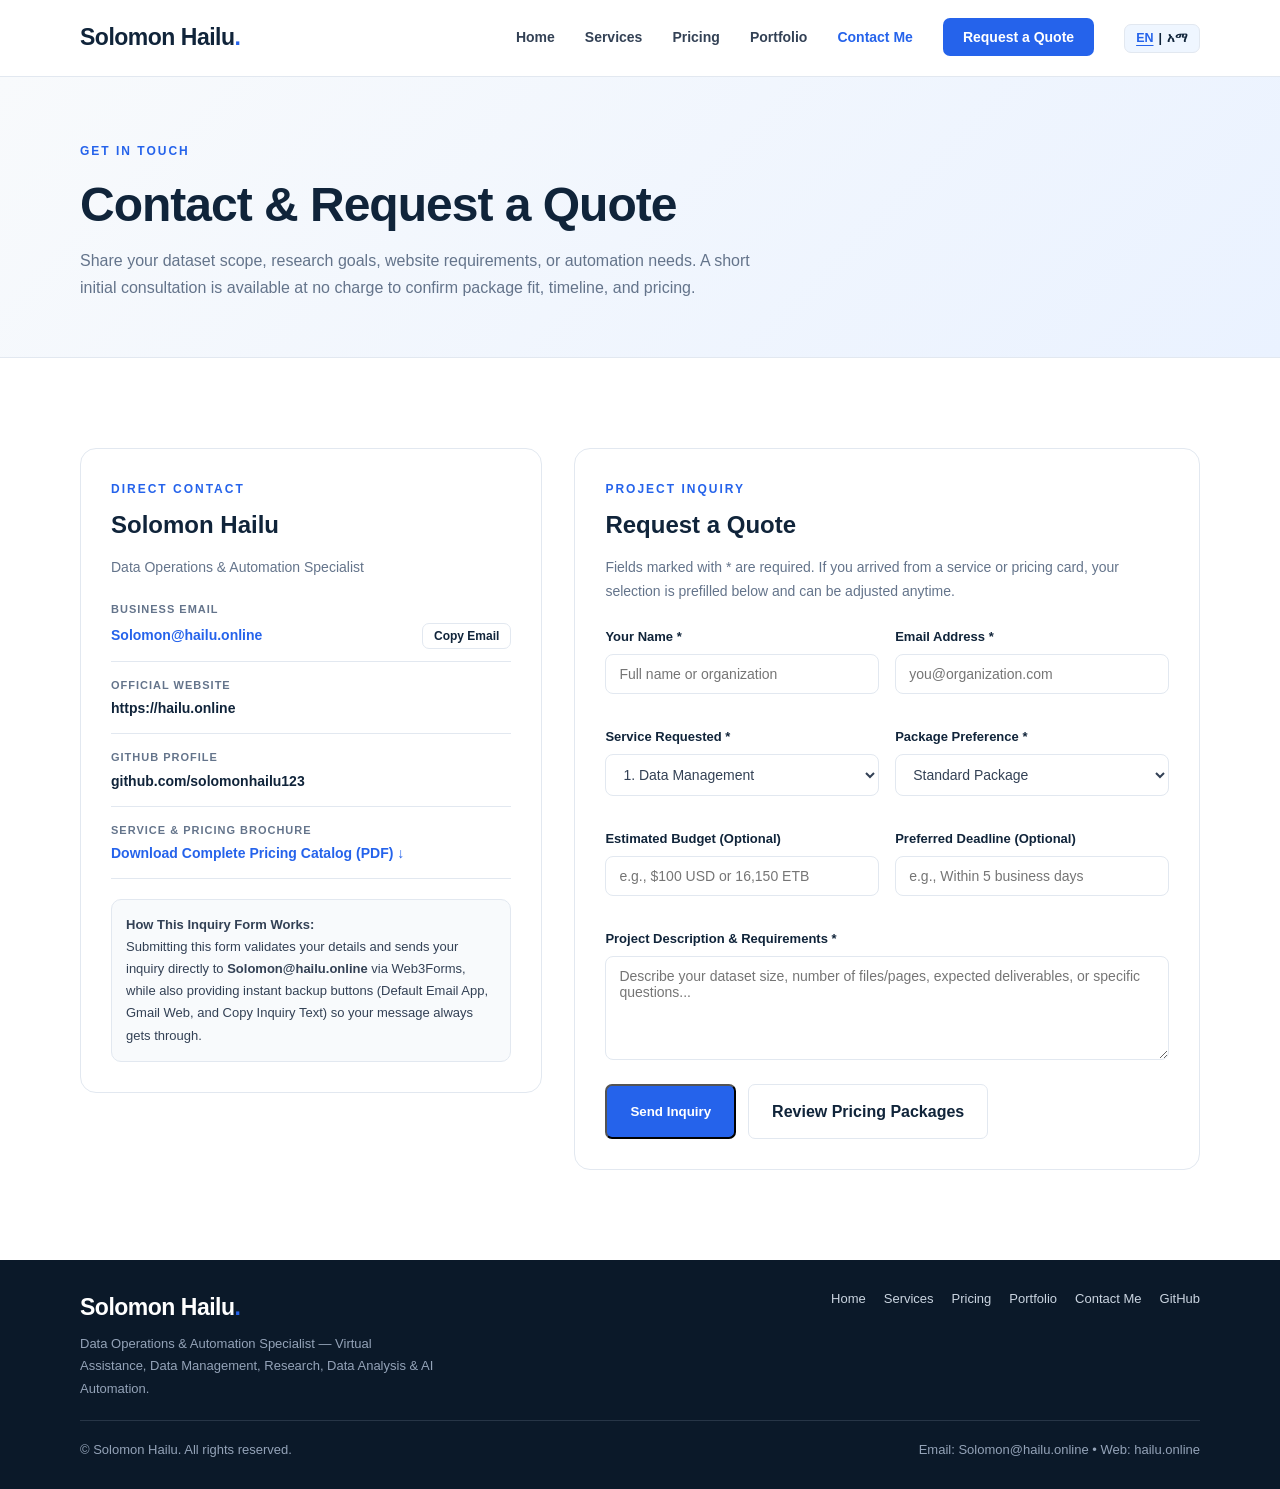
<file: contact.html>
<!DOCTYPE html>
<html lang="en">
<head>
    <meta charset="UTF-8">
    <meta name="viewport" content="width=device-width, initial-scale=1.0">

    <meta name="description" content="Contact Solomon Hailu or request a quotation for Data Management, Data Analysis, Field Data Operations, Virtual Assistance, Website Development, AI Automation, Social Media, Graphic Design, or Transcription.">

    <title>Contact &amp; Request a Quote | Solomon Hailu &mdash; Data Operations &amp; Automation Specialist</title>
    <link rel="canonical" href="https://hailu.online/contact.html">
    <link rel="icon" type="image/svg+xml" href="favicon.svg">

    <!-- Open Graph / Social Sharing Metadata -->
    <meta property="og:type" content="website">
    <meta property="og:url" content="https://hailu.online/contact.html">
    <meta property="og:title" content="Contact &amp; Request a Quote | Solomon Hailu">
    <meta property="og:description" content="Send a project inquiry or request a tailored quotation across any of Solomon Hailu's nine freelance services.">

    <link rel="stylesheet" href="style.css">
</head>

<body>

    <!-- Navigation -->
    <header class="header">
        <nav class="navbar container" aria-label="Primary Navigation">
            <a href="index.html" class="logo">Solomon Hailu<span>.</span></a>

            <button type="button" id="nav-toggle" class="nav-toggle" aria-expanded="false" aria-controls="nav-links" aria-label="Toggle navigation menu">
                &#9776;
            </button>

            <ul id="nav-links" class="nav-links">
                <li><a href="index.html">Home</a></li>
                <li><a href="services.html">Services</a></li>
                <li><a href="pricing.html">Pricing</a></li>
                <li><a href="portfolio.html">Portfolio</a></li>
                <li><a href="contact.html" class="active" aria-current="page">Contact Me</a></li>
                <li><a href="contact.html" class="nav-contact">Request a Quote</a></li>
            </ul>
        </nav>
    </header>

    <main>

        <!-- Subpage Hero -->
        <section class="page-hero">
            <div class="container">
                <p class="eyebrow">GET IN TOUCH</p>
                <h1>Contact &amp; Request a Quote</h1>
                <p class="page-hero-desc">
                    Share your dataset scope, research goals, website requirements, or automation needs. A short initial consultation is available at no charge to confirm package fit, timeline, and pricing.
                </p>
            </div>
        </section>

        <!-- Contact Details & Inquiry Form -->
        <section class="section">
            <div class="container contact-page-grid">

                <!-- Left Column: Direct Business Contact -->
                <aside class="contact-info-card">
                    <p class="eyebrow" style="margin-bottom: 6px;">DIRECT CONTACT</p>
                    <h2>Solomon Hailu</h2>
                    <p style="color: var(--muted); font-size: 14px;">
                        Data Operations &amp; Automation Specialist
                    </p>

                    <ul class="contact-detail-list">
                        <li>
                            <strong>Business Email</strong>
                            <div style="display: flex; align-items: center; justify-content: space-between; gap: 10px; flex-wrap: wrap; margin-top: 4px;">
                                <a href="mailto:Solomon@hailu.online" style="color: var(--blue); font-weight: 700;">Solomon@hailu.online</a>
                                <button type="button" data-copy-email class="btn btn-outline btn-sm" style="padding: 5px 11px; font-size: 12px;">Copy Email</button>
                            </div>
                        </li>
                        <li>
                            <strong>Official Website</strong>
                            <a href="https://hailu.online/" style="color: var(--navy); font-weight: 600;">https://hailu.online</a>
                        </li>
                        <li>
                            <strong>GitHub Profile</strong>
                            <a href="https://github.com/solomonhailu123" target="_blank" rel="noopener noreferrer" style="color: var(--navy); font-weight: 600;">github.com/solomonhailu123</a>
                        </li>
                        <li>
                            <strong>Service &amp; Pricing Brochure</strong>
                            <a href="assets/Solomon_Hailu_Service_Pricing_Catalog.pdf" download="Solomon_Hailu_Service_Pricing_Catalog.pdf" style="color: var(--blue); font-weight: 700;">
                                Download Complete Pricing Catalog (PDF) &darr;
                            </a>
                        </li>
                    </ul>

                    <div class="transparency-notice">
                        <strong>How This Inquiry Form Works:</strong><br>
                        Submitting this form validates your details and sends your inquiry directly to <strong>Solomon@hailu.online</strong> via Web3Forms, while also providing instant backup buttons (Default Email App, Gmail Web, and Copy Inquiry Text) so your message always gets through.
                    </div>
                </aside>

                <!-- Right Column: Prefilled Quote Form -->
                <div class="quote-form-card">
                    <p class="eyebrow" style="margin-bottom: 6px;">PROJECT INQUIRY</p>
                    <h2>Request a Quote</h2>
                    <p style="color: var(--muted); font-size: 14px; margin-bottom: 22px;">
                        Fields marked with * are required. If you arrived from a service or pricing card, your selection is prefilled below and can be adjusted anytime.
                    </p>

                                        <form id="quote-form" action="https://api.web3forms.com/submit" method="POST">
                        <input type="hidden" name="access_key" value="3493159c-4b94-47a5-81fc-bc20492e67c5">
                        <input type="hidden" name="subject" value="New Quote Inquiry from hailu.online">
                        <input type="checkbox" name="botcheck" style="display:none;" tabindex="-1" autocomplete="off">
                        <div class="form-grid">
                            <div class="form-group">
                                <label for="client-name">Your Name *</label>
                                <input type="text" id="client-name" name="client_name" placeholder="Full name or organization" required>
                            </div>

                            <div class="form-group">
                                <label for="client-email">Email Address *</label>
                                <input type="email" id="client-email" name="client_email" placeholder="you@organization.com" required>
                            </div>

                            <div class="form-group">
                                <label for="service">Service Requested *</label>
                                <select id="service" name="service" required>
                                    <option value="data-management">1. Data Management</option>
                                    <option value="data-analysis">2. Data Analysis &amp; Reporting</option>
                                    <option value="field-data-operations">3. Field Data Operations</option>
                                    <option value="virtual-assistance">4. Virtual Assistance &amp; Online Research</option>
                                    <option value="website-development">5. Website Development &amp; Maintenance</option>
                                    <option value="ai-automation">6. AI Automation &amp; Chatbot Development</option>
                                    <option value="social-media">7. Social Media Management</option>
                                    <option value="graphic-design">8. Graphic Design</option>
                                    <option value="transcription-subtitles">9. Transcription &amp; Subtitles</option>
                                    <option value="custom-inquiry">Multiple Services / Custom Inquiry</option>
                                </select>
                            </div>

                            <div class="form-group">
                                <label for="package">Package Preference *</label>
                                <select id="package" name="package" required>
                                    <option value="starter">Starter Package</option>
                                    <option value="standard" selected>Standard Package</option>
                                    <option value="extended">Extended Package</option>
                                    <option value="custom">Custom Quotation</option>
                                </select>
                            </div>

                            <div class="form-group">
                                <label for="budget">Estimated Budget (Optional)</label>
                                <input type="text" id="budget" name="budget" placeholder="e.g., $100 USD or 16,150 ETB">
                            </div>

                            <div class="form-group">
                                <label for="deadline">Preferred Deadline (Optional)</label>
                                <input type="text" id="deadline" name="deadline" placeholder="e.g., Within 5 business days">
                            </div>

                            <div class="form-group full-width">
                                <label for="project-details">Project Description &amp; Requirements *</label>
                                <textarea id="project-details" name="project_details" rows="5" placeholder="Describe your dataset size, number of files/pages, expected deliverables, or specific questions..." required></textarea>
                            </div>
                        </div>

                        <div class="form-actions">
                            <button type="submit" class="btn btn-primary">Send Inquiry</button>
                            <a href="pricing.html" class="btn btn-outline">Review Pricing Packages</a>
                        </div>

                        <div id="form-status" class="form-status" role="status" aria-live="polite"></div>
                    </form>
                </div>

            </div>
        </section>

    </main>

    <!-- Footer -->
    <footer class="footer">
        <div class="container">
            <div class="footer-grid">
                <div class="footer-brand">
                    <a href="index.html" class="logo">Solomon Hailu<span>.</span></a>
                    <p>
                        Data Operations &amp; Automation Specialist &mdash; Virtual Assistance, Data Management, Research, Data Analysis &amp; AI Automation.
                    </p>
                </div>

                <nav class="footer-nav" aria-label="Footer Navigation">
                    <a href="index.html">Home</a>
                    <a href="services.html">Services</a>
                    <a href="pricing.html">Pricing</a>
                    <a href="portfolio.html">Portfolio</a>
                    <a href="contact.html">Contact Me</a>
                    <a href="https://github.com/solomonhailu123" target="_blank" rel="noopener noreferrer">GitHub</a>
                </nav>
            </div>

            <div class="footer-bottom">
                <p>&copy; <span id="year"></span> Solomon Hailu. All rights reserved.</p>
                <p>Email: <a href="mailto:Solomon@hailu.online">Solomon@hailu.online</a> &bull; Web: <a href="https://hailu.online/">hailu.online</a></p>
            </div>
        </div>
    </footer>

    <script src="i18n.js"></script>
    <script src="script.js"></script>

</body>
</html>
</file>
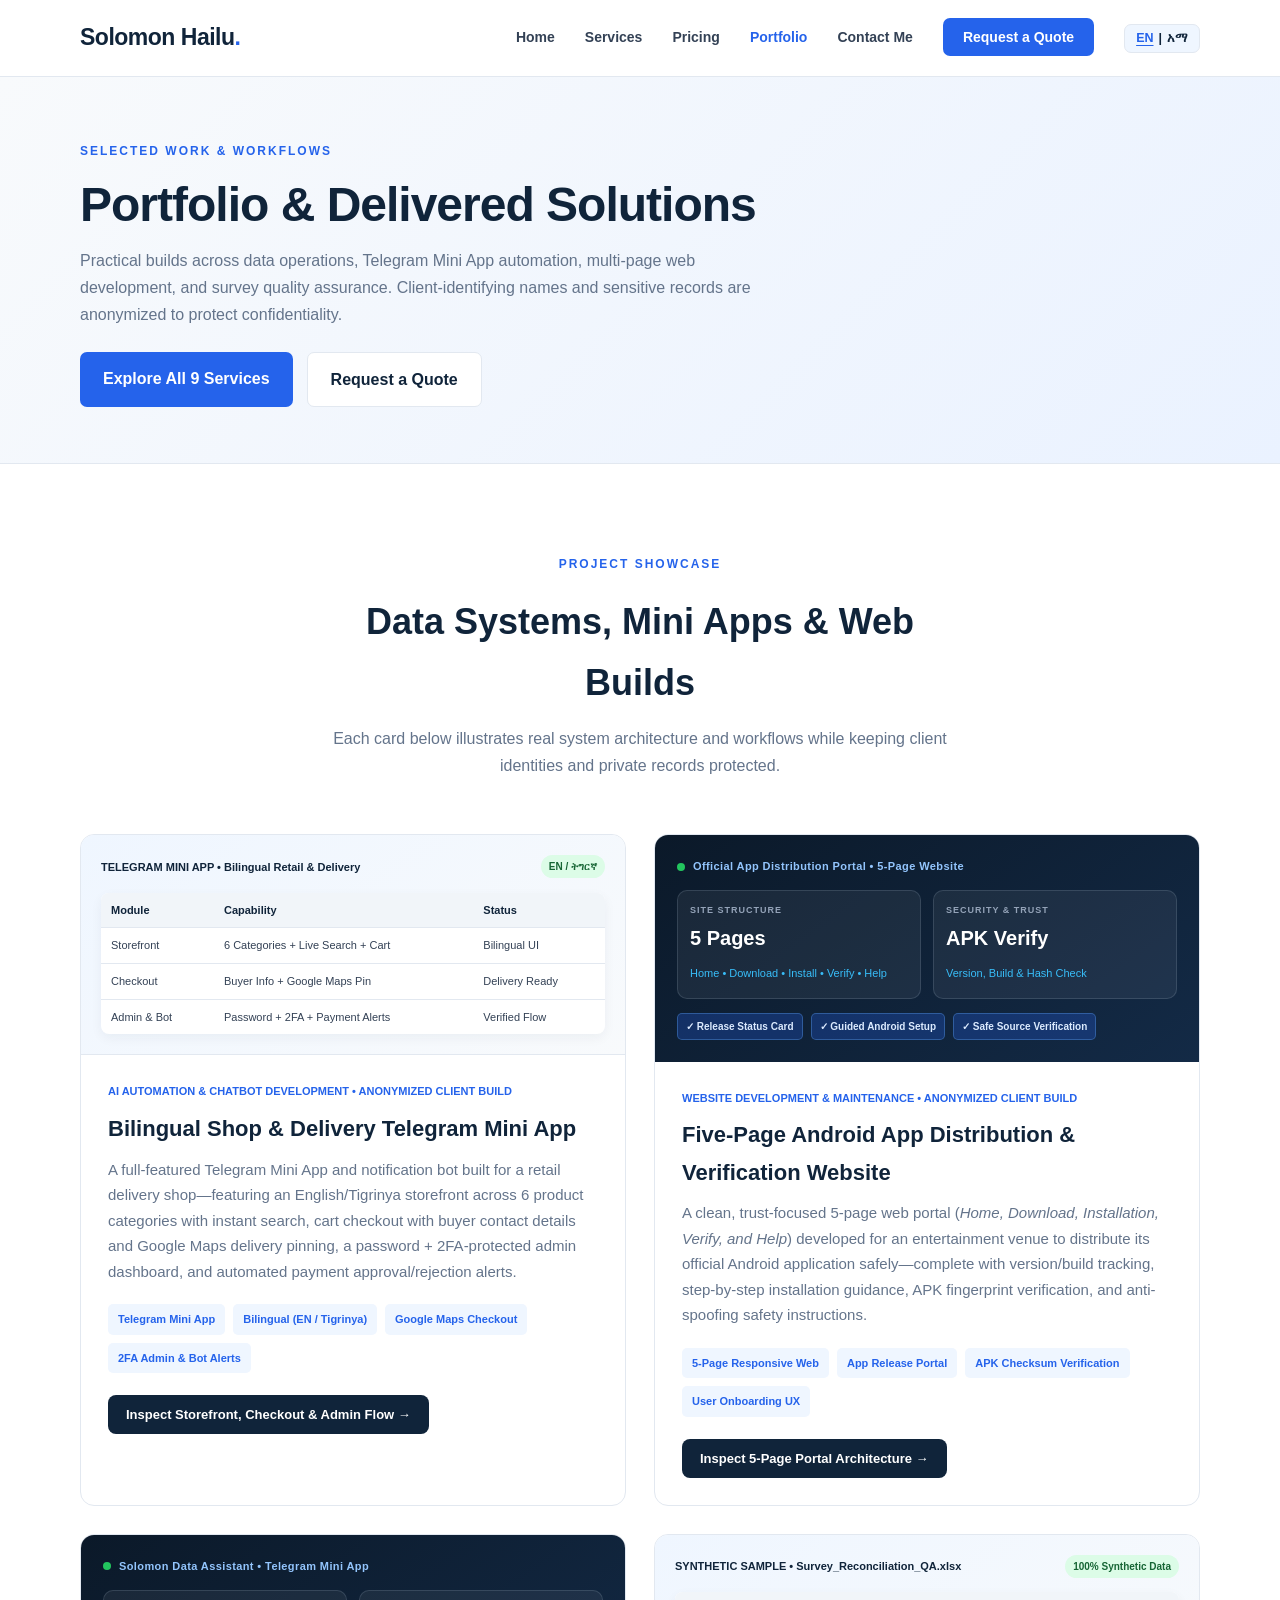
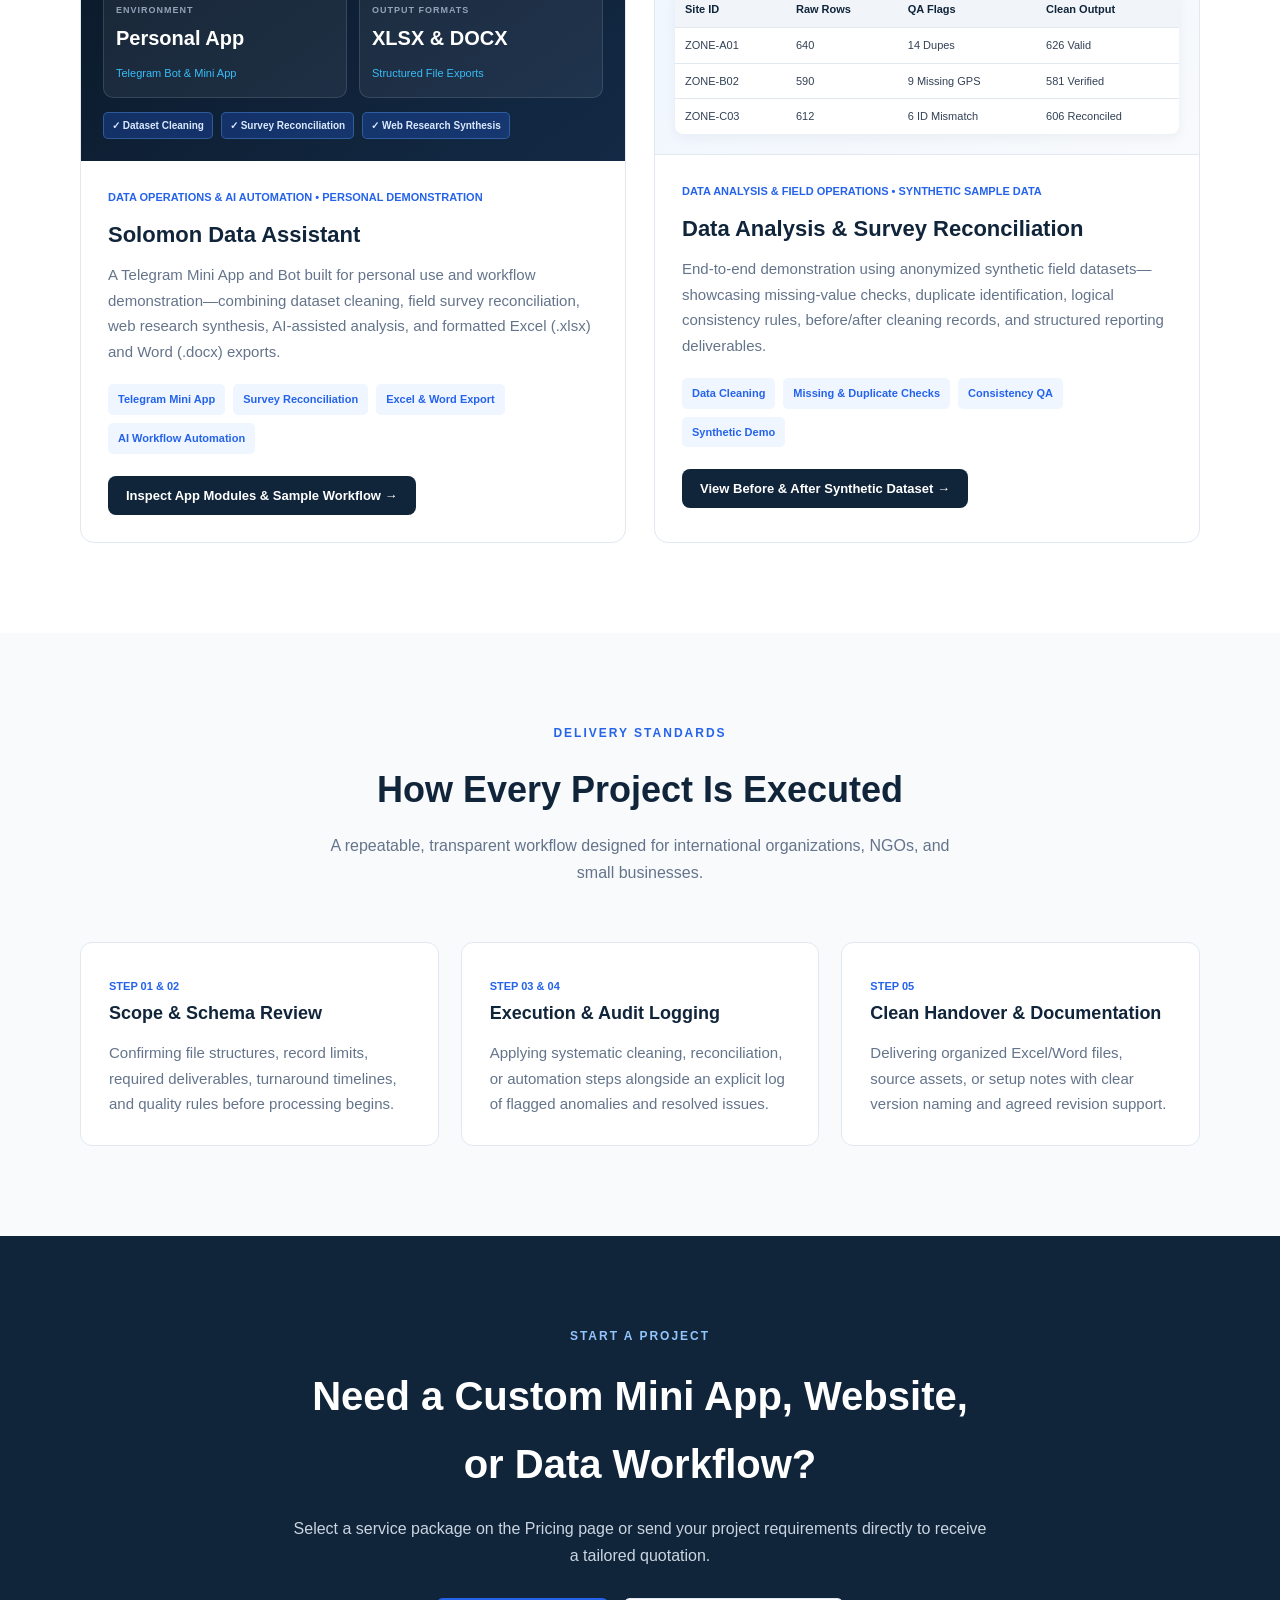
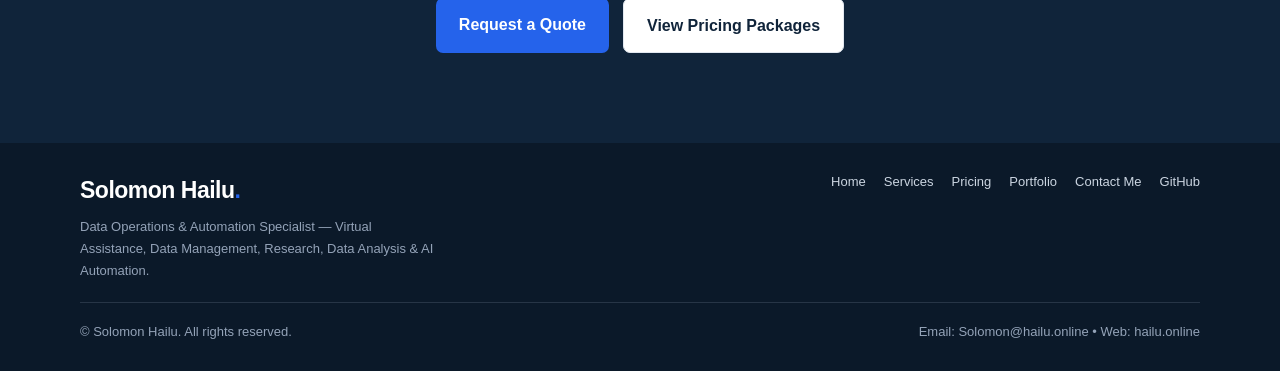
<file: portfolio.html>
<!DOCTYPE html>
<html lang="en">
<head>
    <meta charset="UTF-8">
    <meta name="viewport" content="width=device-width, initial-scale=1.0">

    <meta name="description" content="Explore portfolio projects and anonymized client builds by Solomon Hailu across Data Operations, Bilingual Telegram Mini Apps, Web Development, and Survey Quality Assurance.">

    <title>Portfolio | Solomon Hailu &mdash; Data Operations &amp; Automation Specialist</title>
    <link rel="canonical" href="https://hailu.online/portfolio.html">
    <link rel="icon" type="image/svg+xml" href="favicon.svg">

    <!-- Open Graph / Social Sharing Metadata -->
    <meta property="og:type" content="website">
    <meta property="og:url" content="https://hailu.online/portfolio.html">
    <meta property="og:title" content="Portfolio | Solomon Hailu &mdash; Data Operations &amp; Automation Specialist">
    <meta property="og:description" content="Data operations systems, bilingual e-commerce Telegram Mini Apps, multi-page web development, and synthetic survey QA demonstrations.">

    <link rel="stylesheet" href="style.css">
</head>

<body>

    <!-- Navigation -->
    <header class="header">
        <nav class="navbar container" aria-label="Primary Navigation">
            <a href="index.html" class="logo">Solomon Hailu<span>.</span></a>

            <button type="button" id="nav-toggle" class="nav-toggle" aria-expanded="false" aria-controls="nav-links" aria-label="Toggle navigation menu">
                &#9776;
            </button>

            <ul id="nav-links" class="nav-links">
                <li><a href="index.html">Home</a></li>
                <li><a href="services.html">Services</a></li>
                <li><a href="pricing.html">Pricing</a></li>
                <li><a href="portfolio.html" class="active" aria-current="page">Portfolio</a></li>
                <li><a href="contact.html">Contact Me</a></li>
                <li><a href="contact.html" class="nav-contact">Request a Quote</a></li>
            </ul>
        </nav>
    </header>

    <main>

        <!-- Subpage Hero -->
        <section class="page-hero">
            <div class="container">
                <p class="eyebrow">SELECTED WORK &amp; WORKFLOWS</p>
                <h1>Portfolio &amp; Delivered Solutions</h1>
                <p class="page-hero-desc">
                    Practical builds across data operations, Telegram Mini App automation, multi-page web development, and survey quality assurance. Client-identifying names and sensitive records are anonymized to protect confidentiality.
                </p>

                <div class="page-hero-actions">
                    <a href="services.html" class="btn btn-primary">Explore All 9 Services</a>
                    <a href="contact.html" class="btn btn-outline">Request a Quote</a>
                </div>
            </div>
        </section>

        <!-- Featured Portfolio Projects -->
        <section class="section">
            <div class="container">

                <div class="section-heading">
                    <p class="eyebrow">PROJECT SHOWCASE</p>
                    <h2>Data Systems, Mini Apps &amp; Web Builds</h2>
                    <p>
                        Each card below illustrates real system architecture and workflows while keeping client identities and private records protected.
                    </p>
                </div>

                <div class="portfolio-grid">

                    <!-- Project 1: Bilingual E-Commerce & Delivery Telegram Mini App -->
                    <article class="project-card">
                        <div class="project-preview-light">
                            <div class="mini-sheet-header">
                                <span>TELEGRAM MINI APP &bull; Bilingual Retail &amp; Delivery</span>
                                <span class="badge-verified">EN / &#4725;&#4877;&#4653;&#4763;</span>
                            </div>
                            <table class="mini-sheet-table">
                                <thead>
                                    <tr>
                                        <th>Module</th>
                                        <th>Capability</th>
                                        <th>Status</th>
                                    </tr>
                                </thead>
                                <tbody>
                                    <tr>
                                        <td>Storefront</td>
                                        <td>6 Categories + Live Search + Cart</td>
                                        <td>Bilingual UI</td>
                                    </tr>
                                    <tr>
                                        <td>Checkout</td>
                                        <td>Buyer Info + Google Maps Pin</td>
                                        <td>Delivery Ready</td>
                                    </tr>
                                    <tr>
                                        <td>Admin &amp; Bot</td>
                                        <td>Password + 2FA + Payment Alerts</td>
                                        <td>Verified Flow</td>
                                    </tr>
                                </tbody>
                            </table>
                        </div>

                        <div class="project-info">
                            <span class="project-category">
                                AI Automation &amp; Chatbot Development &bull; Anonymized Client Build
                            </span>

                            <h3>Bilingual Shop &amp; Delivery Telegram Mini App</h3>

                            <p>
                                A full-featured Telegram Mini App and notification bot built for a retail delivery shop&mdash;featuring an English/Tigrinya storefront across 6 product categories with instant search, cart checkout with buyer contact details and Google Maps delivery pinning, a password + 2FA-protected admin dashboard, and automated payment approval/rejection alerts.
                            </p>

                            <div class="project-tags">
                                <span>Telegram Mini App</span>
                                <span>Bilingual (EN / Tigrinya)</span>
                                <span>Google Maps Checkout</span>
                                <span>2FA Admin &amp; Bot Alerts</span>
                            </div>

                            <button type="button" class="btn-case-study" data-modal="modal-shop-app">
                                Inspect Storefront, Checkout &amp; Admin Flow &rarr;
                            </button>
                        </div>
                    </article>

                    <!-- Project 2: 5-Page Android App Distribution & Verification Website -->
                    <article class="project-card">
                        <div class="project-preview-dark">
                            <div class="mini-ui-header">
                                <span class="mini-ui-dot"></span>
                                <span class="mini-ui-title">Official App Distribution Portal &bull; 5-Page Website</span>
                            </div>
                            <div class="mini-ui-kpis">
                                <div class="mini-kpi">
                                    <small>SITE STRUCTURE</small>
                                    <strong>5 Pages</strong>
                                    <span>Home &bull; Download &bull; Install &bull; Verify &bull; Help</span>
                                </div>
                                <div class="mini-kpi">
                                    <small>SECURITY &amp; TRUST</small>
                                    <strong>APK Verify</strong>
                                    <span>Version, Build &amp; Hash Check</span>
                                </div>
                            </div>
                            <div class="mini-ui-bar">
                                <span>&#10003; Release Status Card</span>
                                <span>&#10003; Guided Android Setup</span>
                                <span>&#10003; Safe Source Verification</span>
                            </div>
                        </div>

                        <div class="project-info">
                            <span class="project-category">
                                Website Development &amp; Maintenance &bull; Anonymized Client Build
                            </span>

                            <h3>Five-Page Android App Distribution &amp; Verification Website</h3>

                            <p>
                                A clean, trust-focused 5-page web portal (<em>Home, Download, Installation, Verify, and Help</em>) developed for an entertainment venue to distribute its official Android application safely&mdash;complete with version/build tracking, step-by-step installation guidance, APK fingerprint verification, and anti-spoofing safety instructions.
                            </p>

                            <div class="project-tags">
                                <span>5-Page Responsive Web</span>
                                <span>App Release Portal</span>
                                <span>APK Checksum Verification</span>
                                <span>User Onboarding UX</span>
                            </div>

                            <button type="button" class="btn-case-study" data-modal="modal-app-portal">
                                Inspect 5-Page Portal Architecture &rarr;
                            </button>
                        </div>
                    </article>

                    <!-- Project 3: Solomon Data Assistant -->
                    <article class="project-card">
                        <div class="project-preview-dark">
                            <div class="mini-ui-header">
                                <span class="mini-ui-dot"></span>
                                <span class="mini-ui-title">Solomon Data Assistant &bull; Telegram Mini App</span>
                            </div>
                            <div class="mini-ui-kpis">
                                <div class="mini-kpi">
                                    <small>ENVIRONMENT</small>
                                    <strong>Personal App</strong>
                                    <span>Telegram Bot &amp; Mini App</span>
                                </div>
                                <div class="mini-kpi">
                                    <small>OUTPUT FORMATS</small>
                                    <strong>XLSX &amp; DOCX</strong>
                                    <span>Structured File Exports</span>
                                </div>
                            </div>
                            <div class="mini-ui-bar">
                                <span>&#10003; Dataset Cleaning</span>
                                <span>&#10003; Survey Reconciliation</span>
                                <span>&#10003; Web Research Synthesis</span>
                            </div>
                        </div>

                        <div class="project-info">
                            <span class="project-category">
                                Data Operations &amp; AI Automation &bull; Personal Demonstration
                            </span>

                            <h3>Solomon Data Assistant</h3>

                            <p>
                                A Telegram Mini App and Bot built for personal use and workflow demonstration&mdash;combining dataset cleaning, field survey reconciliation, web research synthesis, AI-assisted analysis, and formatted Excel (.xlsx) and Word (.docx) exports.
                            </p>

                            <div class="project-tags">
                                <span>Telegram Mini App</span>
                                <span>Survey Reconciliation</span>
                                <span>Excel &amp; Word Export</span>
                                <span>AI Workflow Automation</span>
                            </div>

                            <button type="button" class="btn-case-study" data-modal="modal-sda">
                                Inspect App Modules &amp; Sample Workflow &rarr;
                            </button>
                        </div>
                    </article>

                    <!-- Project 4: Data Analysis & Survey Reconciliation -->
                    <article class="project-card">
                        <div class="project-preview-light">
                            <div class="mini-sheet-header">
                                <span>SYNTHETIC SAMPLE &bull; Survey_Reconciliation_QA.xlsx</span>
                                <span class="badge-verified">100% Synthetic Data</span>
                            </div>
                            <table class="mini-sheet-table">
                                <thead>
                                    <tr>
                                        <th>Site ID</th>
                                        <th>Raw Rows</th>
                                        <th>QA Flags</th>
                                        <th>Clean Output</th>
                                    </tr>
                                </thead>
                                <tbody>
                                    <tr>
                                        <td>ZONE-A01</td>
                                        <td>640</td>
                                        <td>14 Dupes</td>
                                        <td>626 Valid</td>
                                    </tr>
                                    <tr>
                                        <td>ZONE-B02</td>
                                        <td>590</td>
                                        <td>9 Missing GPS</td>
                                        <td>581 Verified</td>
                                    </tr>
                                    <tr>
                                        <td>ZONE-C03</td>
                                        <td>612</td>
                                        <td>6 ID Mismatch</td>
                                        <td>606 Reconciled</td>
                                    </tr>
                                </tbody>
                            </table>
                        </div>

                        <div class="project-info">
                            <span class="project-category">
                                Data Analysis &amp; Field Operations &bull; Synthetic Sample Data
                            </span>

                            <h3>Data Analysis &amp; Survey Reconciliation</h3>

                            <p>
                                End-to-end demonstration using anonymized synthetic field datasets&mdash;showcasing missing-value checks, duplicate identification, logical consistency rules, before/after cleaning records, and structured reporting deliverables.
                            </p>

                            <div class="project-tags">
                                <span>Data Cleaning</span>
                                <span>Missing &amp; Duplicate Checks</span>
                                <span>Consistency QA</span>
                                <span>Synthetic Demo</span>
                            </div>

                            <button type="button" class="btn-case-study" data-modal="modal-sample">
                                View Before &amp; After Synthetic Dataset &rarr;
                            </button>
                        </div>
                    </article>

                </div>
            </div>
        </section>

        <!-- Standard Delivery & Quality Assurance Framework -->
        <section class="section section-light">
            <div class="container">
                <div class="section-heading">
                    <p class="eyebrow">DELIVERY STANDARDS</p>
                    <h2>How Every Project Is Executed</h2>
                    <p>
                        A repeatable, transparent workflow designed for international organizations, NGOs, and small businesses.
                    </p>
                </div>

                <div class="services-grid">
                    <article class="service-card">
                        <span class="project-category">Step 01 &amp; 02</span>
                        <h3>Scope &amp; Schema Review</h3>
                        <p>
                            Confirming file structures, record limits, required deliverables, turnaround timelines, and quality rules before processing begins.
                        </p>
                    </article>

                    <article class="service-card">
                        <span class="project-category">Step 03 &amp; 04</span>
                        <h3>Execution &amp; Audit Logging</h3>
                        <p>
                            Applying systematic cleaning, reconciliation, or automation steps alongside an explicit log of flagged anomalies and resolved issues.
                        </p>
                    </article>

                    <article class="service-card">
                        <span class="project-category">Step 05</span>
                        <h3>Clean Handover &amp; Documentation</h3>
                        <p>
                            Delivering organized Excel/Word files, source assets, or setup notes with clear version naming and agreed revision support.
                        </p>
                    </article>
                </div>
            </div>
        </section>

        <!-- Bottom CTA -->
        <section class="contact-section">
            <div class="container contact-content">
                <p class="eyebrow">START A PROJECT</p>
                <h2>Need a Custom Mini App, Website, or Data Workflow?</h2>
                <p>
                    Select a service package on the Pricing page or send your project requirements directly to receive a tailored quotation.
                </p>
                <div style="display: flex; justify-content: center; gap: 14px; flex-wrap: wrap;">
                    <a href="contact.html" class="btn btn-primary">Request a Quote</a>
                    <a href="pricing.html" class="btn btn-outline">View Pricing Packages</a>
                </div>
            </div>
        </section>

    </main>

    <!-- Footer -->
    <footer class="footer">
        <div class="container">
            <div class="footer-grid">
                <div class="footer-brand">
                    <a href="index.html" class="logo">Solomon Hailu<span>.</span></a>
                    <p>
                        Data Operations &amp; Automation Specialist &mdash; Virtual Assistance, Data Management, Research, Data Analysis &amp; AI Automation.
                    </p>
                </div>

                <nav class="footer-nav" aria-label="Footer Navigation">
                    <a href="index.html">Home</a>
                    <a href="services.html">Services</a>
                    <a href="pricing.html">Pricing</a>
                    <a href="portfolio.html">Portfolio</a>
                    <a href="contact.html">Contact Me</a>
                    <a href="https://github.com/solomonhailu123" target="_blank" rel="noopener noreferrer">GitHub</a>
                </nav>
            </div>

            <div class="footer-bottom">
                <p>&copy; <span id="year"></span> Solomon Hailu. All rights reserved.</p>
                <p>Email: <a href="mailto:Solomon@hailu.online">Solomon@hailu.online</a> &bull; Web: <a href="https://hailu.online/">hailu.online</a></p>
            </div>
        </div>
    </footer>

    <!-- Modal A: Bilingual Shop & Delivery Telegram Mini App -->
    <div id="modal-shop-app" class="modal-backdrop" aria-hidden="true">
        <div class="modal-dialog" role="dialog" aria-labelledby="modal-shop-title">
            <div class="modal-header">
                <div>
                    <span class="project-category">Anonymized Client Solution &bull; Telegram Mini App &amp; Bot</span>
                    <h3 id="modal-shop-title">Bilingual Shop &amp; Delivery Telegram Mini App</h3>
                </div>
                <button type="button" class="modal-close" data-close aria-label="Close modal">&times;</button>
            </div>
            <div class="modal-body">
                <p>
                    Designed for a local retail delivery shop to streamline product browsing, map-pinned delivery orders, and payment receipt verification directly inside Telegram&mdash;with full <strong>English and Tigrinya</strong> interface switching.
                </p>

                <div class="modal-grid">
                    <div class="modal-box">
                        <h4>1. Bilingual Storefront &amp; 6-Category Catalog</h4>
                        <p>Interactive product grid with instant search bar, 6 organized product category tabs, unit sizes, ETB pricing, one-tap cart controls, and instant English / Tigrinya language toggle.</p>
                    </div>
                    <div class="modal-box">
                        <h4>2. Cart Checkout &amp; Google Maps Pinning</h4>
                        <p>Captures buyer name, contact phone number, delivery notes, Google Maps drop-pin location, and payment reference details in a guided mobile checkout flow.</p>
                    </div>
                    <div class="modal-box">
                        <h4>3. Password + 2FA Admin Dashboard</h4>
                        <p>Restricts order management behind password authentication plus time-expiring Telegram one-time 2FA verification codes so only authorized staff can approve or reject orders.</p>
                    </div>
                    <div class="modal-box">
                        <h4>4. Automated Bilingual Bot Notifications</h4>
                        <p>Sends instant Telegram confirmation messages when an order is approved, or clear rejection notices with actionable instructions when a payment reference cannot be verified.</p>
                    </div>
                </div>

                <h4 class="modal-subhead">System Workflow Summary (Anonymized)</h4>
                <div class="table-wrap">
                    <table class="sample-compare-table">
                        <thead>
                            <tr>
                                <th>Stage</th>
                                <th>User Role</th>
                                <th>Key Functionality Delivered</th>
                            </tr>
                        </thead>
                        <tbody>
                            <tr>
                                <td>Browse &amp; Search</td>
                                <td>Customer</td>
                                <td>Filter across 6 product categories, search items by keyword, switch EN/Tigrinya</td>
                            </tr>
                            <tr>
                                <td>Order &amp; Location</td>
                                <td>Customer</td>
                                <td>Add items to cart, enter contact info, pin delivery location on Google Maps</td>
                            </tr>
                            <tr>
                                <td>Verification &amp; Alert</td>
                                <td>Admin &amp; Bot</td>
                                <td>Login via Password + 5-min 2FA code; approve/reject payment; trigger instant bot alert</td>
                            </tr>
                        </tbody>
                    </table>
                </div>

                <p class="modal-note">
                    Confidentiality Note: Client business name, customer identities, and shop location details are omitted to protect client privacy.
                </p>
            </div>
        </div>
    </div>

    <!-- Modal B: Five-Page Android App Distribution & Verification Website -->
    <div id="modal-app-portal" class="modal-backdrop" aria-hidden="true">
        <div class="modal-dialog" role="dialog" aria-labelledby="modal-portal-title">
            <div class="modal-header">
                <div>
                    <span class="project-category">Anonymized Client Solution &bull; 5-Page Responsive Website</span>
                    <h3 id="modal-portal-title">Five-Page Android App Distribution &amp; Verification Website</h3>
                </div>
                <button type="button" class="modal-close" data-close aria-label="Close modal">&times;</button>
            </div>
            <div class="modal-body">
                <p>
                    Built for an entertainment venue needing a trustworthy, mobile-first web portal where Android users can safely download, install, and verify the authenticity of the official mobile application instead of relying on unverified forwarded files.
                </p>

                <div class="modal-grid">
                    <div class="modal-box">
                        <h4>1. Release Status &amp; Package Card (Home)</h4>
                        <p>Displays current release status, version number, build number, target platform (Android), and clear download availability indicators.</p>
                    </div>
                    <div class="modal-box">
                        <h4>2. Dedicated Download &amp; Installation Pages</h4>
                        <p>Guides non-technical smartphone users step by step through downloading the official package and enabling safe installation permissions.</p>
                    </div>
                    <div class="modal-box">
                        <h4>3. APK Checksum &amp; Source Verification</h4>
                        <p>Provides published reference fingerprint details so users can verify file integrity and avoid tampered APKs from third-party chats.</p>
                    </div>
                    <div class="modal-box">
                        <h4>4. Help, Safety &amp; Policy Navigation</h4>
                        <p>Includes a dedicated Help center plus structured Safety, Privacy, Terms, and Responsible Use documentation across 5 cohesive pages.</p>
                    </div>
                </div>

                <p class="modal-note">
                    Confidentiality Note: Brand name, custom domain, and proprietary application assets are withheld to respect client confidentiality.
                </p>
            </div>
        </div>
    </div>

    <!-- Modal 1: Solomon Data Assistant -->
    <div id="modal-sda" class="modal-backdrop" aria-hidden="true">
        <div class="modal-dialog" role="dialog" aria-labelledby="modal-sda-title">
            <div class="modal-header">
                <div>
                    <span class="project-category">Personal Demonstration Project</span>
                    <h3 id="modal-sda-title">Solomon Data Assistant &mdash; Architecture &amp; Modules</h3>
                </div>
                <button type="button" class="modal-close" data-close aria-label="Close modal">&times;</button>
            </div>
            <div class="modal-body">
                <p>
                    <strong>Solomon Data Assistant</strong> is a personal Telegram Mini App and Bot developed for personal use and workflow demonstration&mdash;bringing dataset cleaning, field survey reconciliation, web research synthesis, AI-powered data analysis, and file exports into one mobile-accessible workspace.
                </p>

                <div class="modal-grid">
                    <div class="modal-box">
                        <h4>1. Dataset Cleaning &amp; Validation</h4>
                        <p>Standardizes columns, flags duplicate rows, checks missing fields, and organizes tabular exports into clean spreadsheets.</p>
                    </div>
                    <div class="modal-box">
                        <h4>2. Field Survey Reconciliation</h4>
                        <p>Cross-checks KoboToolbox/ODK survey submissions against site lists and enumerator logs to isolate inconsistencies early.</p>
                    </div>
                    <div class="modal-box">
                        <h4>3. Web Research &amp; AI Analysis</h4>
                        <p>Synthesizes multi-source research notes and generates structured analytical summaries using AI-assisted workflows.</p>
                    </div>
                    <div class="modal-box">
                        <h4>4. Excel &amp; Word Deliverables</h4>
                        <p>Produces formatted <strong>.xlsx workbooks</strong> and <strong>.docx summary reports</strong> ready for review and sharing.</p>
                    </div>
                </div>

                <p class="modal-note">
                    Note: Developed and maintained as a personal demonstration project, not a commercially deployed client product.
                </p>
            </div>
        </div>
    </div>

    <!-- Modal 2: Synthetic Data Cleaning & Reconciliation -->
    <div id="modal-sample" class="modal-backdrop" aria-hidden="true">
        <div class="modal-dialog" role="dialog" aria-labelledby="modal-sample-title">
            <div class="modal-header">
                <div>
                    <span class="project-category">Portfolio Demonstration &bull; 100% Synthetic Data</span>
                    <h3 id="modal-sample-title">Field Survey &amp; Ledger Reconciliation Workflow</h3>
                </div>
                <button type="button" class="modal-close" data-close aria-label="Close modal">&times;</button>
            </div>
            <div class="modal-body">
                <p>
                    This synthetic sample workflow illustrates how raw survey records (<strong>1,842 synthetic rows</strong>) and vendor ledgers (<strong>1,248 synthetic rows</strong>) undergo missing-value checks, duplicate identification, consistency validation, and structured reporting.
                </p>

                <h4 class="modal-subhead">Before vs. After Quality Control (Synthetic Sample)</h4>
                <div class="table-wrap">
                    <table class="sample-compare-table">
                        <thead>
                            <tr>
                                <th>Record ID</th>
                                <th>Raw Field Entry (Before)</th>
                                <th>Issue Detected</th>
                                <th>Standardized Output (After)</th>
                            </tr>
                        </thead>
                        <tbody>
                            <tr>
                                <td>HH-1042</td>
                                <td><code>zone a / enum_04 / 2026-11-22 10:05</code></td>
                                <td>Duplicate GPS timestamp within 2 mins</td>
                                <td><code>ZONE-A01 | ENUM-04 | Flagged &amp; Verified</code></td>
                            </tr>
                            <tr>
                                <td>VND-089</td>
                                <td><code>"ethio telecom ltd." | ETB 14,500</code></td>
                                <td>Inconsistent vendor naming across 12 rows</td>
                                <td><code>Ethio Telecom | Cost Center: OPS-02</code></td>
                            </tr>
                            <tr>
                                <td>HH-1109</td>
                                <td><code>zone-b02 | household_size: 99</code></td>
                                <td>Out-of-range consistency check failure</td>
                                <td><code>ZONE-B02 | Verified via Enumerator Callback</code></td>
                            </tr>
                        </tbody>
                    </table>
                </div>

                <div class="modal-grid">
                    <div class="modal-box">
                        <h4>QA Checks Applied</h4>
                        <p>Missing-value scans, duplicate ID detection, enumerator timestamp intervals, and cross-field consistency rules.</p>
                    </div>
                    <div class="modal-box">
                        <h4>Sample Deliverables</h4>
                        <p>Cleaned master dataset (.xlsx), supervisor exception audit log, and a concise 2-page summary report (.docx).</p>
                    </div>
                </div>
            </div>
        </div>
    </div>

    <script src="i18n.js"></script>
    <script src="script.js"></script>

</body>
</html>
</file>
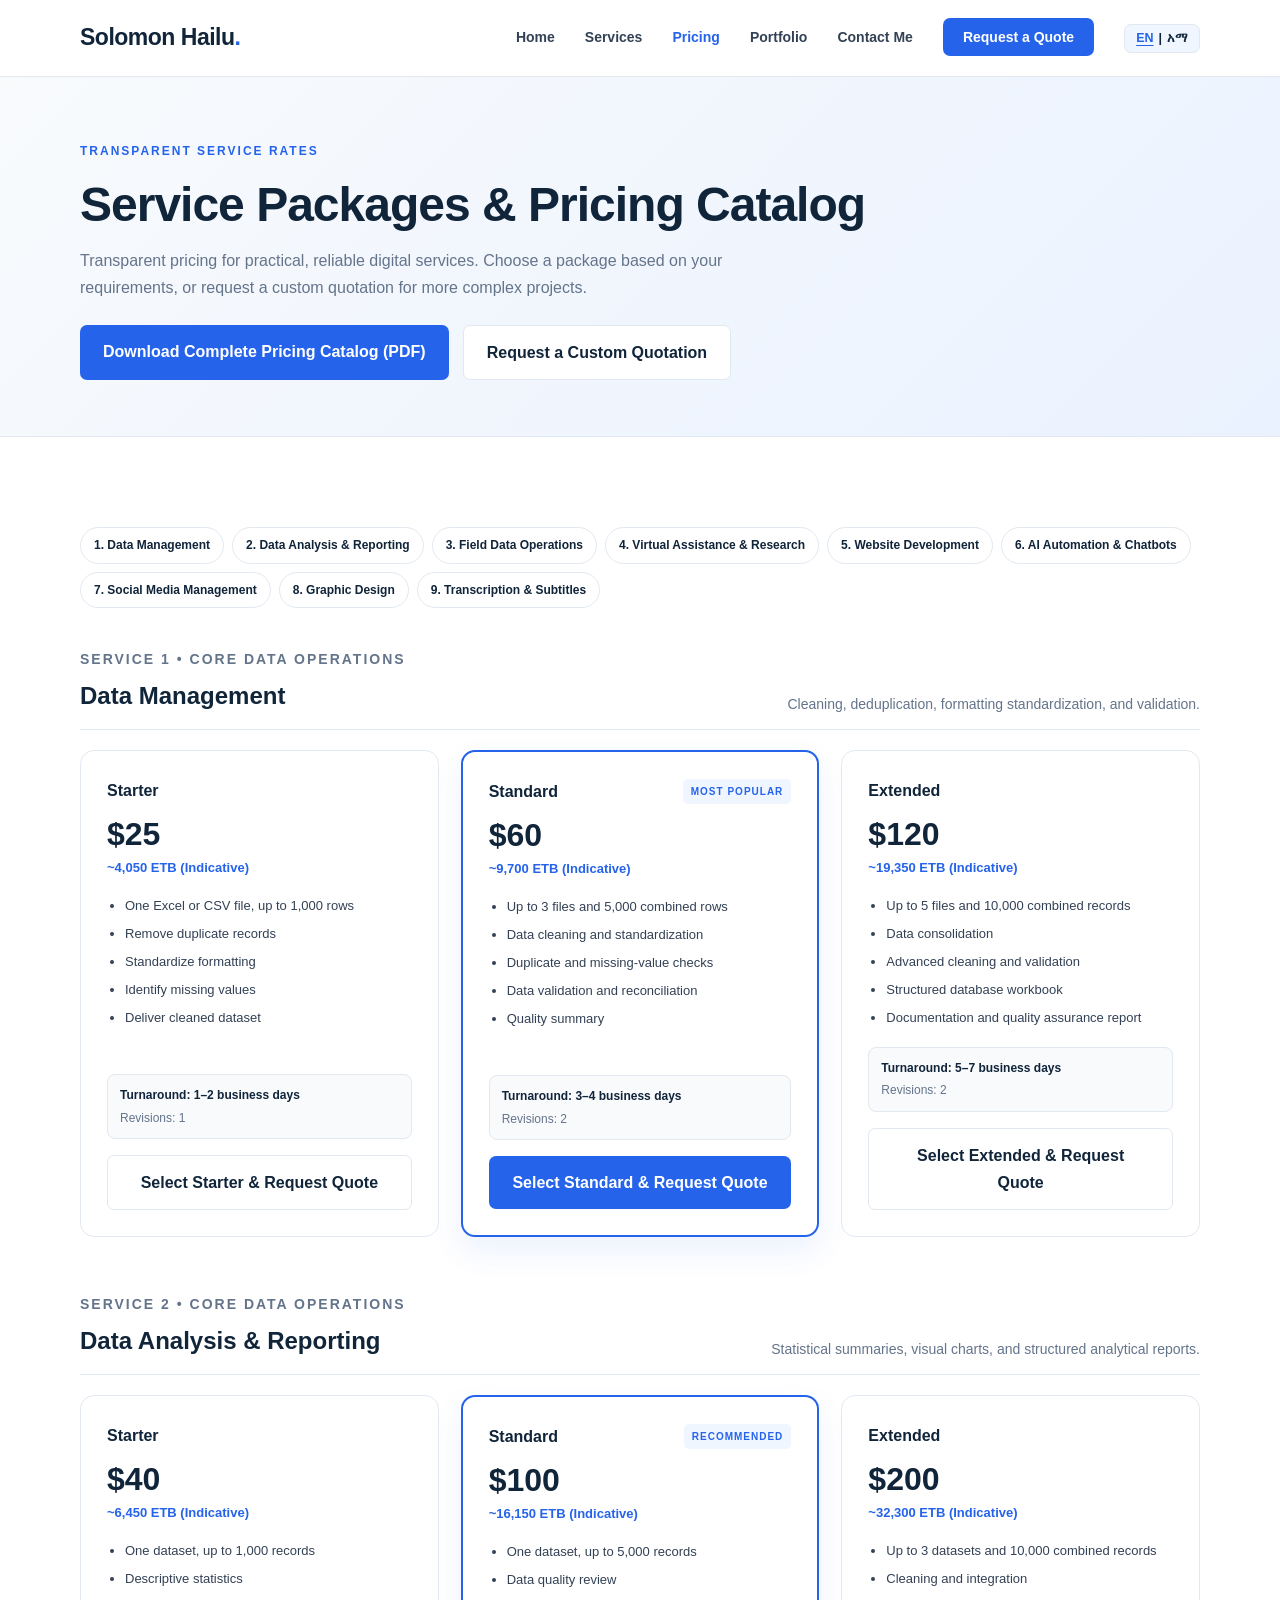
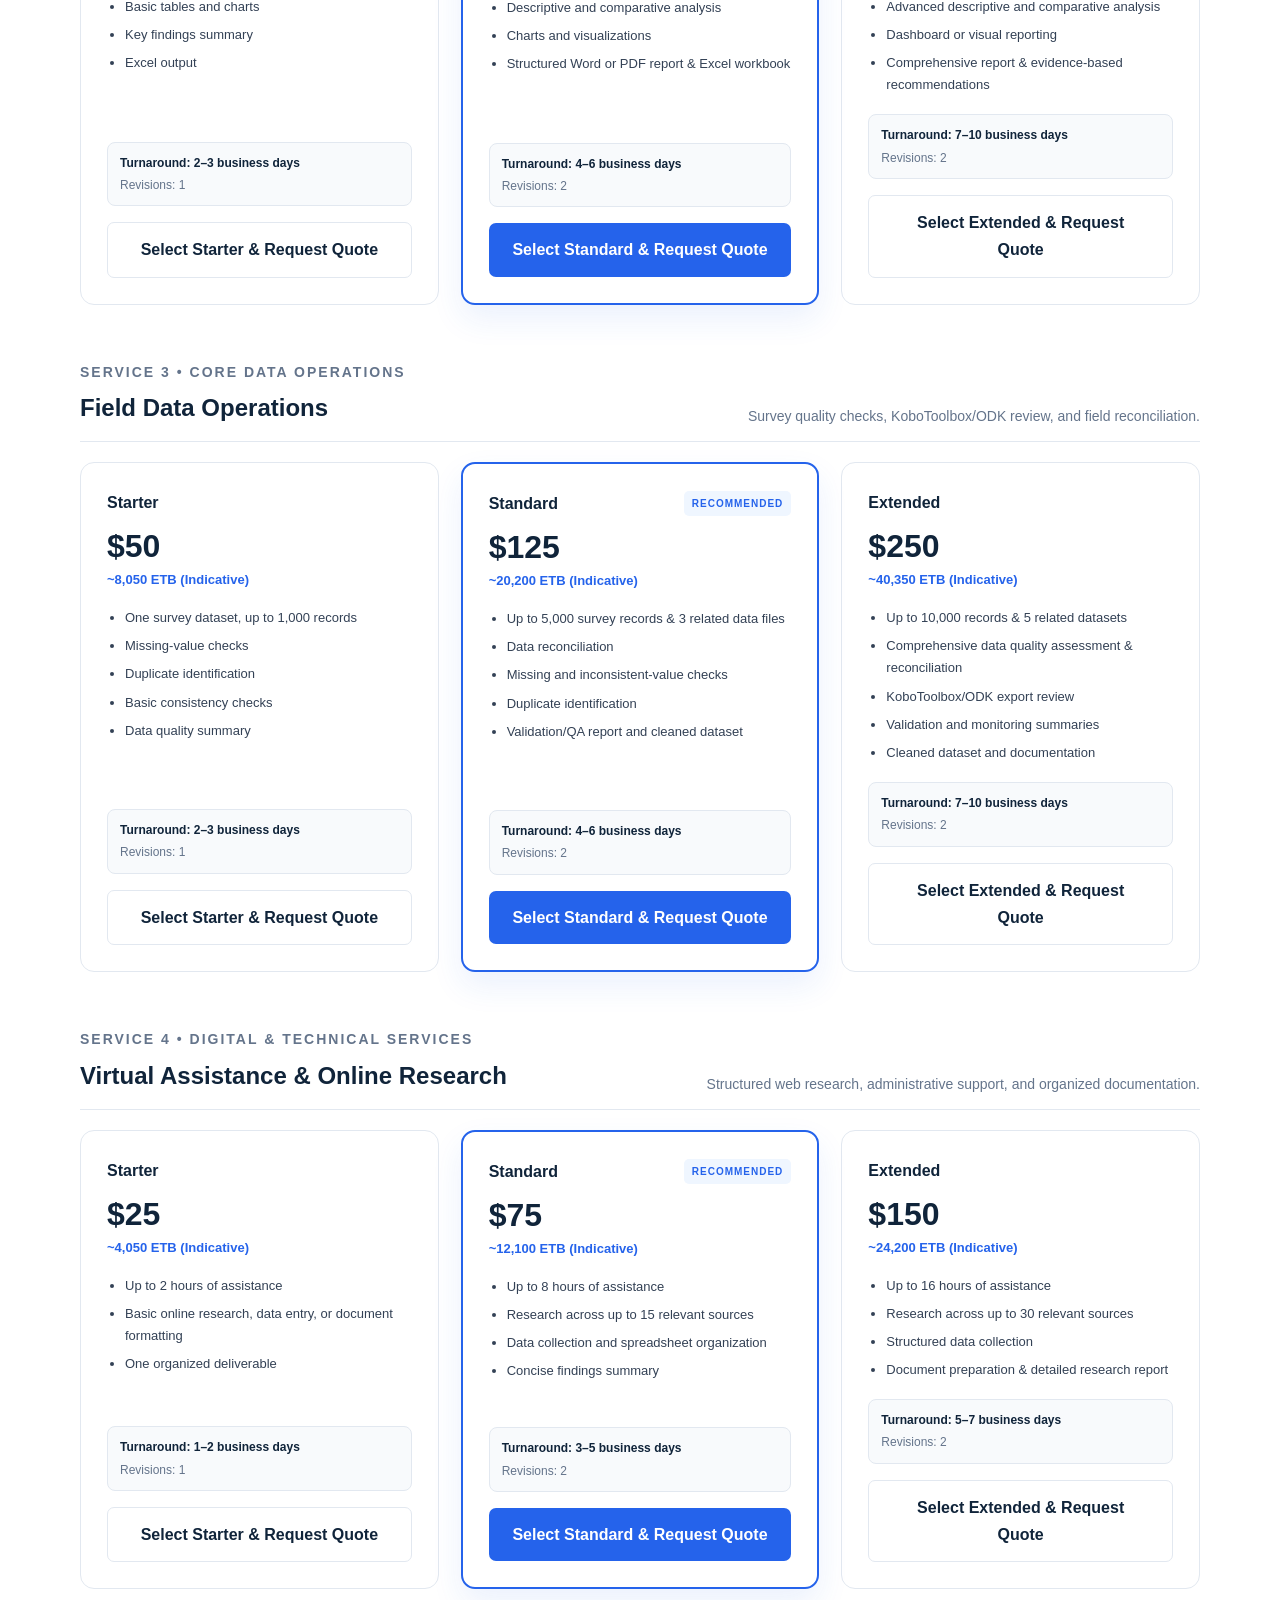
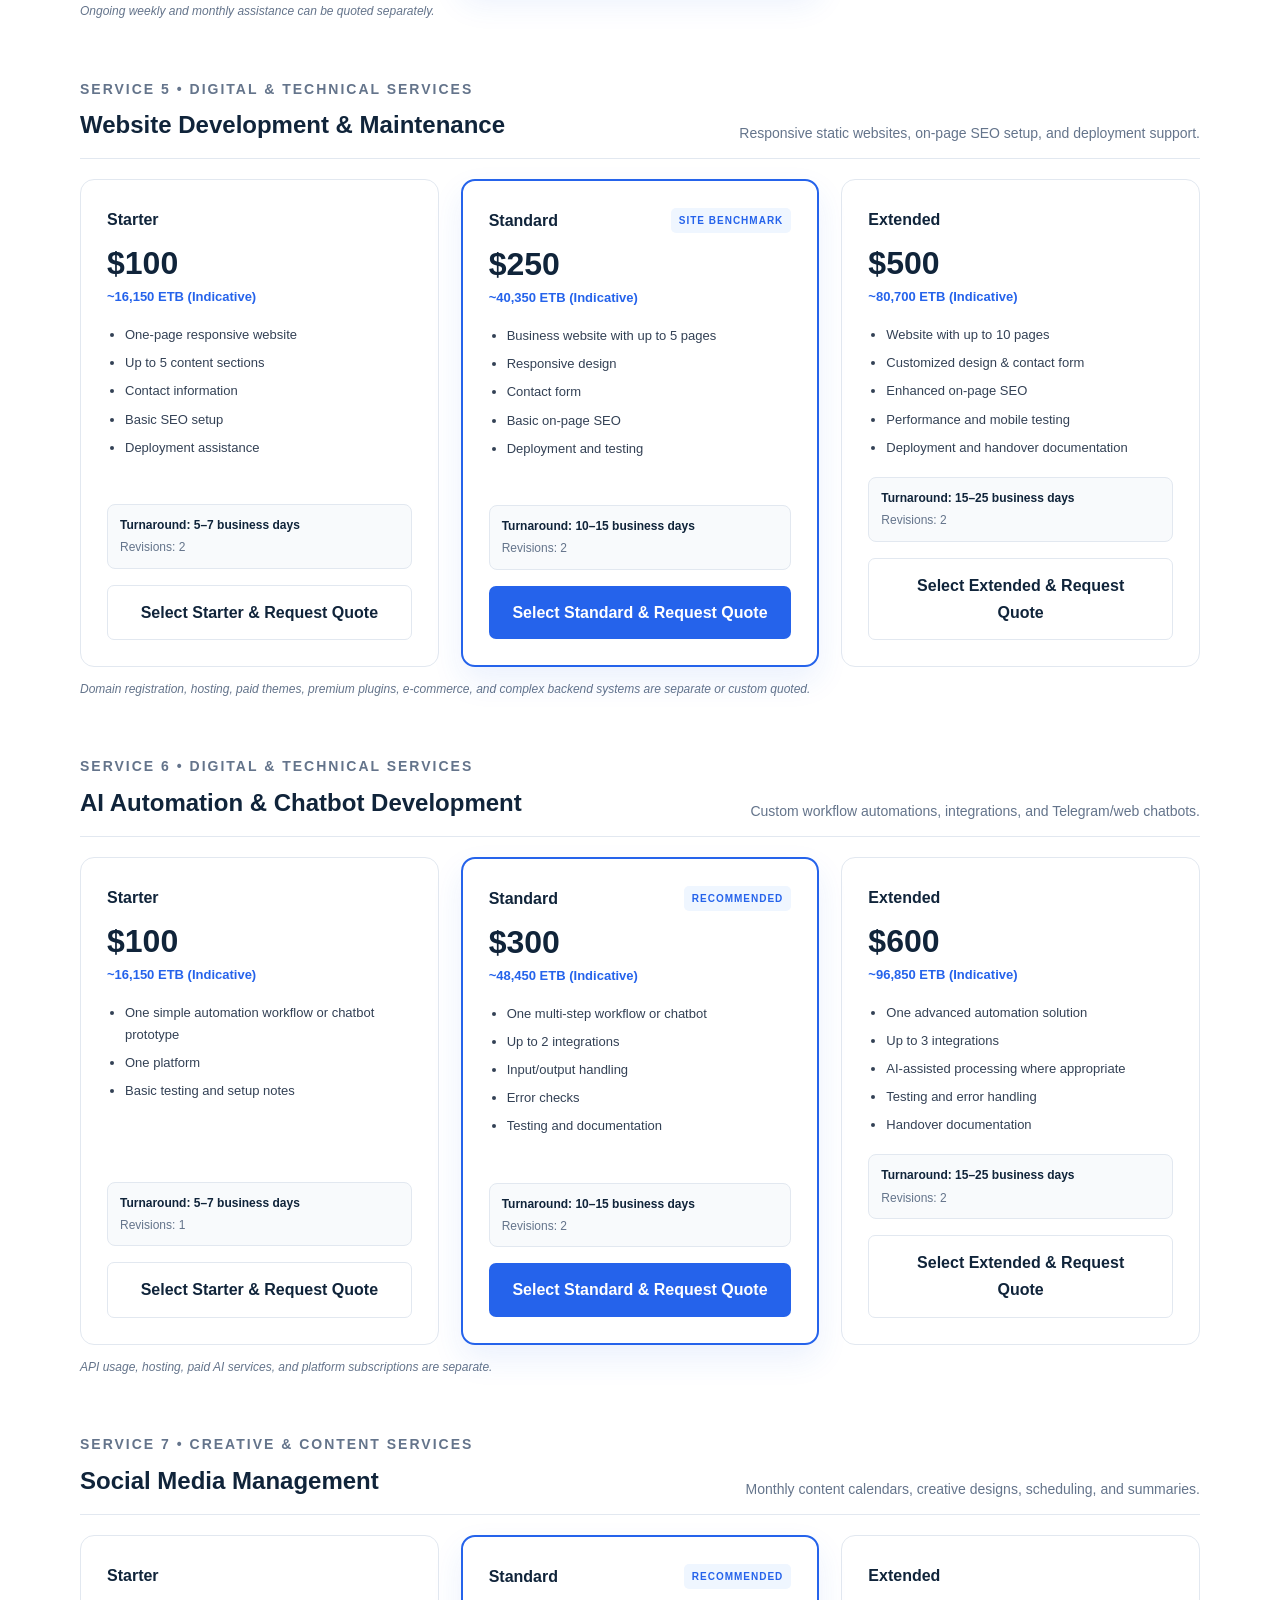
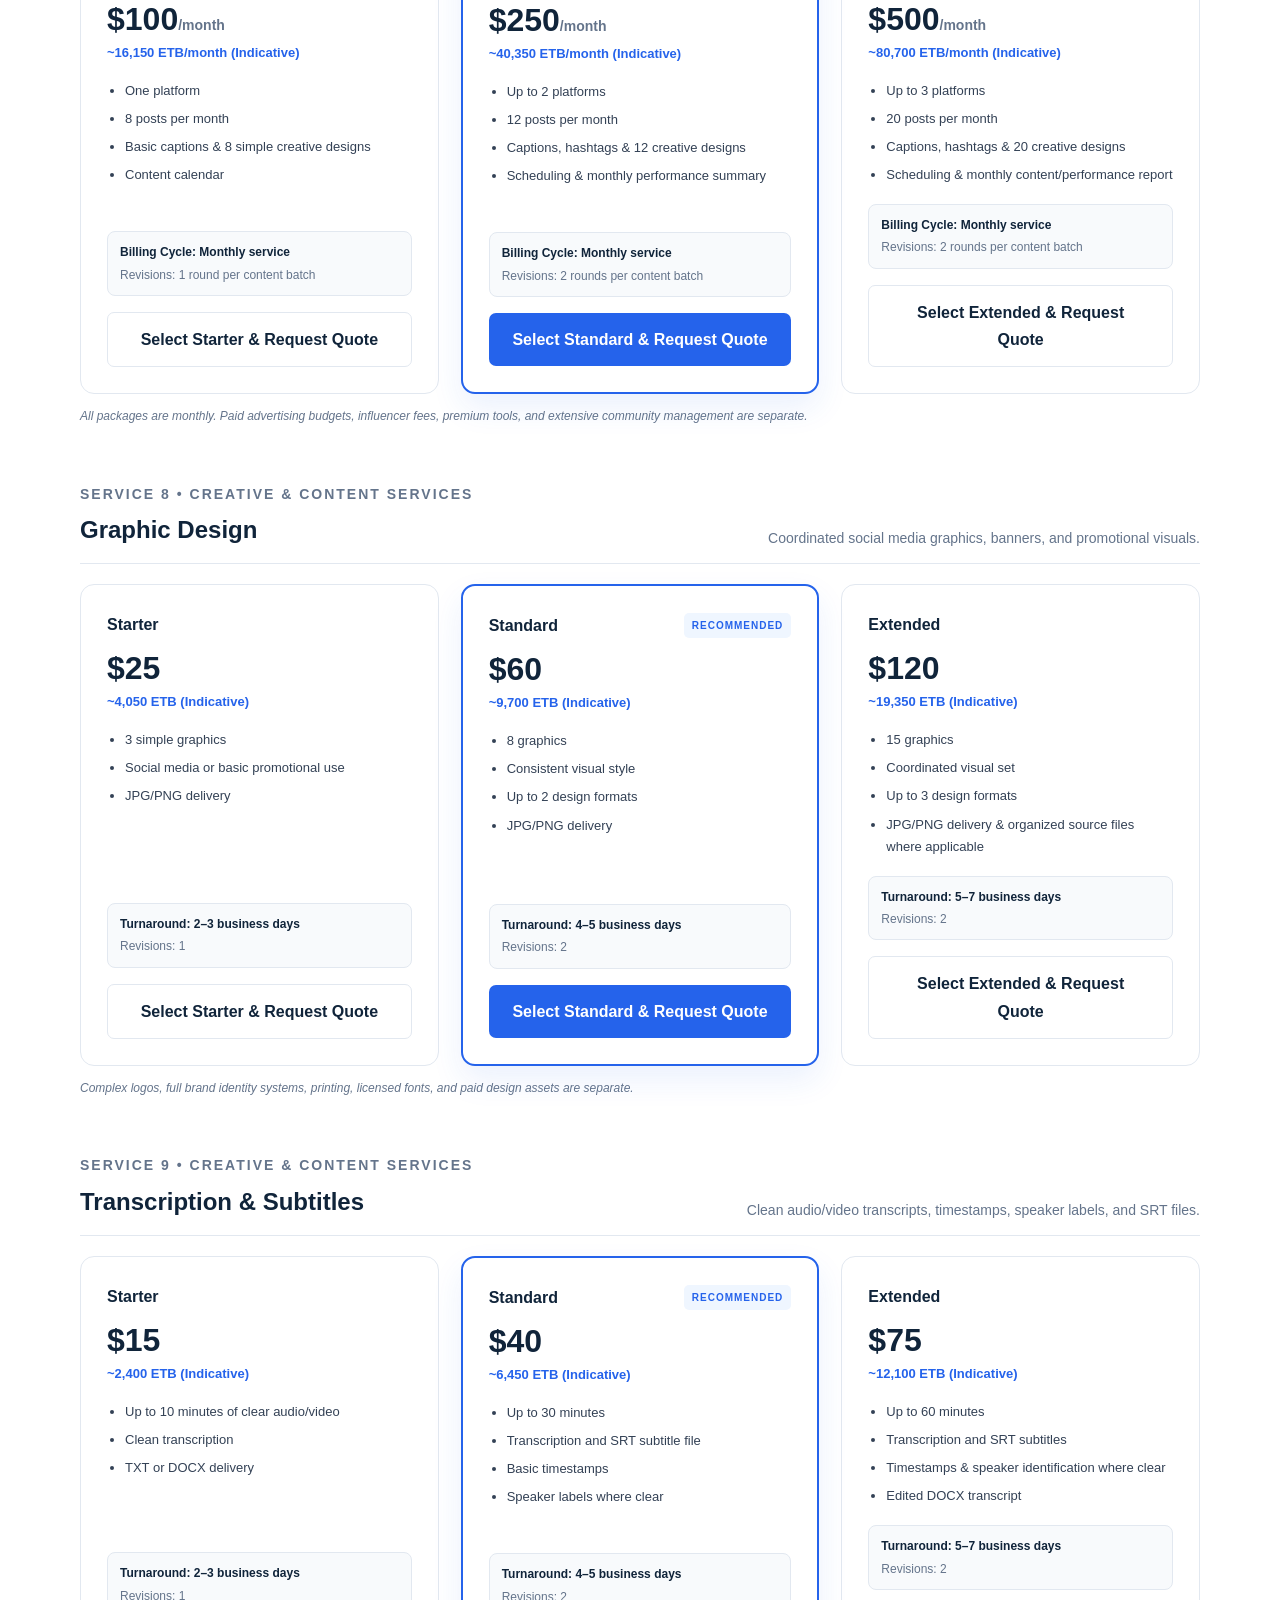
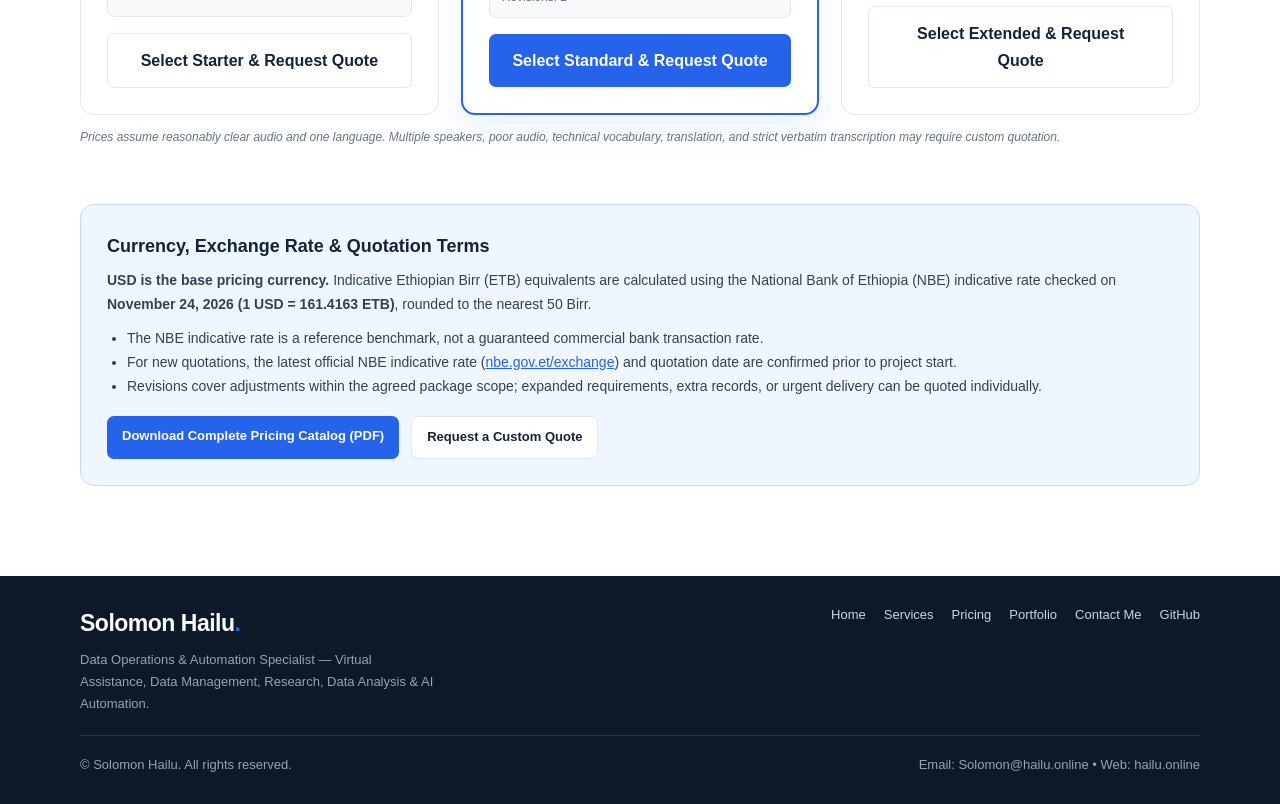
<file: pricing.html>
<!DOCTYPE html>
<html lang="en">
<head>
    <meta charset="UTF-8">
    <meta name="viewport" content="width=device-width, initial-scale=1.0">

    <meta name="description" content="Transparent Starter, Standard, and Extended service packages in USD and indicative ETB across all nine freelance services offered by Solomon Hailu.">

    <title>Pricing &amp; Packages | Solomon Hailu &mdash; Data Operations &amp; Automation Specialist</title>
    <link rel="canonical" href="https://hailu.online/pricing.html">
    <link rel="icon" type="image/svg+xml" href="favicon.svg">

    <!-- Open Graph / Social Sharing Metadata -->
    <meta property="og:type" content="website">
    <meta property="og:url" content="https://hailu.online/pricing.html">
    <meta property="og:title" content="Pricing &amp; Packages | Solomon Hailu">
    <meta property="og:description" content="Transparent USD and indicative ETB packages for Data Management, Data Analysis, Field Operations, Virtual Assistance, Websites, AI Automation, Social Media, Design, and Transcription.">

    <link rel="stylesheet" href="style.css">
</head>

<body>

    <!-- Navigation -->
    <header class="header">
        <nav class="navbar container" aria-label="Primary Navigation">
            <a href="index.html" class="logo">Solomon Hailu<span>.</span></a>

            <button type="button" id="nav-toggle" class="nav-toggle" aria-expanded="false" aria-controls="nav-links" aria-label="Toggle navigation menu">
                &#9776;
            </button>

            <ul id="nav-links" class="nav-links">
                <li><a href="index.html">Home</a></li>
                <li><a href="services.html">Services</a></li>
                <li><a href="pricing.html" class="active" aria-current="page">Pricing</a></li>
                <li><a href="portfolio.html">Portfolio</a></li>
                <li><a href="contact.html">Contact Me</a></li>
                <li><a href="contact.html" class="nav-contact">Request a Quote</a></li>
            </ul>
        </nav>
    </header>

    <main>

        <!-- Subpage Hero -->
        <section class="page-hero">
            <div class="container">
                <p class="eyebrow">TRANSPARENT SERVICE RATES</p>
                <h1>Service Packages &amp; Pricing Catalog</h1>
                <p class="page-hero-desc">
                    Transparent pricing for practical, reliable digital services. Choose a package based on your requirements, or request a custom quotation for more complex projects.
                </p>

                <div class="page-hero-actions">
                    <a href="assets/Solomon_Hailu_Service_Pricing_Catalog.pdf" download="Solomon_Hailu_Service_Pricing_Catalog.pdf" class="btn btn-primary">
                        Download Complete Pricing Catalog (PDF)
                    </a>
                    <a href="contact.html" class="btn btn-outline">
                        Request a Custom Quotation
                    </a>
                </div>
            </div>
        </section>

        <!-- Pricing Sections -->
        <section class="section">
            <div class="container">

                <!-- Quick Jump Navigation -->
                <nav class="pricing-jump-nav" aria-label="Jump to service pricing">
                    <a href="#data-management">1. Data Management</a>
                    <a href="#data-analysis">2. Data Analysis &amp; Reporting</a>
                    <a href="#field-data-operations">3. Field Data Operations</a>
                    <a href="#virtual-assistance">4. Virtual Assistance &amp; Research</a>
                    <a href="#website-development">5. Website Development</a>
                    <a href="#ai-automation">6. AI Automation &amp; Chatbots</a>
                    <a href="#social-media">7. Social Media Management</a>
                    <a href="#graphic-design">8. Graphic Design</a>
                    <a href="#transcription-subtitles">9. Transcription &amp; Subtitles</a>
                </nav>

                <!-- SERVICE 1 -->
                <div id="data-management" class="pricing-service-section">
                    <div class="pricing-service-header">
                        <div>
                            <p class="eyebrow" style="margin-bottom: 4px;">SERVICE 1 &bull; CORE DATA OPERATIONS</p>
                            <h2>Data Management</h2>
                        </div>
                        <p>Cleaning, deduplication, formatting standardization, and validation.</p>
                    </div>

                    <div class="pricing-tiers-grid">
                        <article class="pricing-card">
                            <div>
                                <div class="tier-top">
                                    <span class="tier-name">Starter</span>
                                </div>
                                <div class="tier-price-usd">$25</div>
                                <div class="tier-price-etb">~4,050 ETB (Indicative)</div>
                                <ul class="tier-features">
                                    <li>One Excel or CSV file, up to 1,000 rows</li>
                                    <li>Remove duplicate records</li>
                                    <li>Standardize formatting</li>
                                    <li>Identify missing values</li>
                                    <li>Deliver cleaned dataset</li>
                                </ul>
                            </div>
                            <div>
                                <div class="tier-meta">
                                    Turnaround: 1&ndash;2 business days
                                    <span>Revisions: 1</span>
                                </div>
                                <a href="contact.html?service=data-management&package=starter" class="btn btn-outline">Select Starter &amp; Request Quote</a>
                            </div>
                        </article>

                        <article class="pricing-card featured">
                            <div>
                                <div class="tier-top">
                                    <span class="tier-name">Standard</span>
                                    <span class="tier-badge">Most Popular</span>
                                </div>
                                <div class="tier-price-usd">$60</div>
                                <div class="tier-price-etb">~9,700 ETB (Indicative)</div>
                                <ul class="tier-features">
                                    <li>Up to 3 files and 5,000 combined rows</li>
                                    <li>Data cleaning and standardization</li>
                                    <li>Duplicate and missing-value checks</li>
                                    <li>Data validation and reconciliation</li>
                                    <li>Quality summary</li>
                                </ul>
                            </div>
                            <div>
                                <div class="tier-meta">
                                    Turnaround: 3&ndash;4 business days
                                    <span>Revisions: 2</span>
                                </div>
                                <a href="contact.html?service=data-management&package=standard" class="btn btn-primary">Select Standard &amp; Request Quote</a>
                            </div>
                        </article>

                        <article class="pricing-card">
                            <div>
                                <div class="tier-top">
                                    <span class="tier-name">Extended</span>
                                </div>
                                <div class="tier-price-usd">$120</div>
                                <div class="tier-price-etb">~19,350 ETB (Indicative)</div>
                                <ul class="tier-features">
                                    <li>Up to 5 files and 10,000 combined records</li>
                                    <li>Data consolidation</li>
                                    <li>Advanced cleaning and validation</li>
                                    <li>Structured database workbook</li>
                                    <li>Documentation and quality assurance report</li>
                                </ul>
                            </div>
                            <div>
                                <div class="tier-meta">
                                    Turnaround: 5&ndash;7 business days
                                    <span>Revisions: 2</span>
                                </div>
                                <a href="contact.html?service=data-management&package=extended" class="btn btn-outline">Select Extended &amp; Request Quote</a>
                            </div>
                        </article>
                    </div>
                </div>

                <!-- SERVICE 2 -->
                <div id="data-analysis" class="pricing-service-section">
                    <div class="pricing-service-header">
                        <div>
                            <p class="eyebrow" style="margin-bottom: 4px;">SERVICE 2 &bull; CORE DATA OPERATIONS</p>
                            <h2>Data Analysis &amp; Reporting</h2>
                        </div>
                        <p>Statistical summaries, visual charts, and structured analytical reports.</p>
                    </div>

                    <div class="pricing-tiers-grid">
                        <article class="pricing-card">
                            <div>
                                <div class="tier-top">
                                    <span class="tier-name">Starter</span>
                                </div>
                                <div class="tier-price-usd">$40</div>
                                <div class="tier-price-etb">~6,450 ETB (Indicative)</div>
                                <ul class="tier-features">
                                    <li>One dataset, up to 1,000 records</li>
                                    <li>Descriptive statistics</li>
                                    <li>Basic tables and charts</li>
                                    <li>Key findings summary</li>
                                    <li>Excel output</li>
                                </ul>
                            </div>
                            <div>
                                <div class="tier-meta">
                                    Turnaround: 2&ndash;3 business days
                                    <span>Revisions: 1</span>
                                </div>
                                <a href="contact.html?service=data-analysis&package=starter" class="btn btn-outline">Select Starter &amp; Request Quote</a>
                            </div>
                        </article>

                        <article class="pricing-card featured">
                            <div>
                                <div class="tier-top">
                                    <span class="tier-name">Standard</span>
                                    <span class="tier-badge">Recommended</span>
                                </div>
                                <div class="tier-price-usd">$100</div>
                                <div class="tier-price-etb">~16,150 ETB (Indicative)</div>
                                <ul class="tier-features">
                                    <li>One dataset, up to 5,000 records</li>
                                    <li>Data quality review</li>
                                    <li>Descriptive and comparative analysis</li>
                                    <li>Charts and visualizations</li>
                                    <li>Structured Word or PDF report &amp; Excel workbook</li>
                                </ul>
                            </div>
                            <div>
                                <div class="tier-meta">
                                    Turnaround: 4&ndash;6 business days
                                    <span>Revisions: 2</span>
                                </div>
                                <a href="contact.html?service=data-analysis&package=standard" class="btn btn-primary">Select Standard &amp; Request Quote</a>
                            </div>
                        </article>

                        <article class="pricing-card">
                            <div>
                                <div class="tier-top">
                                    <span class="tier-name">Extended</span>
                                </div>
                                <div class="tier-price-usd">$200</div>
                                <div class="tier-price-etb">~32,300 ETB (Indicative)</div>
                                <ul class="tier-features">
                                    <li>Up to 3 datasets and 10,000 combined records</li>
                                    <li>Cleaning and integration</li>
                                    <li>Advanced descriptive and comparative analysis</li>
                                    <li>Dashboard or visual reporting</li>
                                    <li>Comprehensive report &amp; evidence-based recommendations</li>
                                </ul>
                            </div>
                            <div>
                                <div class="tier-meta">
                                    Turnaround: 7&ndash;10 business days
                                    <span>Revisions: 2</span>
                                </div>
                                <a href="contact.html?service=data-analysis&package=extended" class="btn btn-outline">Select Extended &amp; Request Quote</a>
                            </div>
                        </article>
                    </div>
                </div>

                <!-- SERVICE 3 -->
                <div id="field-data-operations" class="pricing-service-section">
                    <div class="pricing-service-header">
                        <div>
                            <p class="eyebrow" style="margin-bottom: 4px;">SERVICE 3 &bull; CORE DATA OPERATIONS</p>
                            <h2>Field Data Operations</h2>
                        </div>
                        <p>Survey quality checks, KoboToolbox/ODK review, and field reconciliation.</p>
                    </div>

                    <div class="pricing-tiers-grid">
                        <article class="pricing-card">
                            <div>
                                <div class="tier-top">
                                    <span class="tier-name">Starter</span>
                                </div>
                                <div class="tier-price-usd">$50</div>
                                <div class="tier-price-etb">~8,050 ETB (Indicative)</div>
                                <ul class="tier-features">
                                    <li>One survey dataset, up to 1,000 records</li>
                                    <li>Missing-value checks</li>
                                    <li>Duplicate identification</li>
                                    <li>Basic consistency checks</li>
                                    <li>Data quality summary</li>
                                </ul>
                            </div>
                            <div>
                                <div class="tier-meta">
                                    Turnaround: 2&ndash;3 business days
                                    <span>Revisions: 1</span>
                                </div>
                                <a href="contact.html?service=field-data-operations&package=starter" class="btn btn-outline">Select Starter &amp; Request Quote</a>
                            </div>
                        </article>

                        <article class="pricing-card featured">
                            <div>
                                <div class="tier-top">
                                    <span class="tier-name">Standard</span>
                                    <span class="tier-badge">Recommended</span>
                                </div>
                                <div class="tier-price-usd">$125</div>
                                <div class="tier-price-etb">~20,200 ETB (Indicative)</div>
                                <ul class="tier-features">
                                    <li>Up to 5,000 survey records &amp; 3 related data files</li>
                                    <li>Data reconciliation</li>
                                    <li>Missing and inconsistent-value checks</li>
                                    <li>Duplicate identification</li>
                                    <li>Validation/QA report and cleaned dataset</li>
                                </ul>
                            </div>
                            <div>
                                <div class="tier-meta">
                                    Turnaround: 4&ndash;6 business days
                                    <span>Revisions: 2</span>
                                </div>
                                <a href="contact.html?service=field-data-operations&package=standard" class="btn btn-primary">Select Standard &amp; Request Quote</a>
                            </div>
                        </article>

                        <article class="pricing-card">
                            <div>
                                <div class="tier-top">
                                    <span class="tier-name">Extended</span>
                                </div>
                                <div class="tier-price-usd">$250</div>
                                <div class="tier-price-etb">~40,350 ETB (Indicative)</div>
                                <ul class="tier-features">
                                    <li>Up to 10,000 records &amp; 5 related datasets</li>
                                    <li>Comprehensive data quality assessment &amp; reconciliation</li>
                                    <li>KoboToolbox/ODK export review</li>
                                    <li>Validation and monitoring summaries</li>
                                    <li>Cleaned dataset and documentation</li>
                                </ul>
                            </div>
                            <div>
                                <div class="tier-meta">
                                    Turnaround: 7&ndash;10 business days
                                    <span>Revisions: 2</span>
                                </div>
                                <a href="contact.html?service=field-data-operations&package=extended" class="btn btn-outline">Select Extended &amp; Request Quote</a>
                            </div>
                        </article>
                    </div>
                </div>

                <!-- SERVICE 4 -->
                <div id="virtual-assistance" class="pricing-service-section">
                    <div class="pricing-service-header">
                        <div>
                            <p class="eyebrow" style="margin-bottom: 4px;">SERVICE 4 &bull; DIGITAL &amp; TECHNICAL SERVICES</p>
                            <h2>Virtual Assistance &amp; Online Research</h2>
                        </div>
                        <p>Structured web research, administrative support, and organized documentation.</p>
                    </div>

                    <div class="pricing-tiers-grid">
                        <article class="pricing-card">
                            <div>
                                <div class="tier-top">
                                    <span class="tier-name">Starter</span>
                                </div>
                                <div class="tier-price-usd">$25</div>
                                <div class="tier-price-etb">~4,050 ETB (Indicative)</div>
                                <ul class="tier-features">
                                    <li>Up to 2 hours of assistance</li>
                                    <li>Basic online research, data entry, or document formatting</li>
                                    <li>One organized deliverable</li>
                                </ul>
                            </div>
                            <div>
                                <div class="tier-meta">
                                    Turnaround: 1&ndash;2 business days
                                    <span>Revisions: 1</span>
                                </div>
                                <a href="contact.html?service=virtual-assistance&package=starter" class="btn btn-outline">Select Starter &amp; Request Quote</a>
                            </div>
                        </article>

                        <article class="pricing-card featured">
                            <div>
                                <div class="tier-top">
                                    <span class="tier-name">Standard</span>
                                    <span class="tier-badge">Recommended</span>
                                </div>
                                <div class="tier-price-usd">$75</div>
                                <div class="tier-price-etb">~12,100 ETB (Indicative)</div>
                                <ul class="tier-features">
                                    <li>Up to 8 hours of assistance</li>
                                    <li>Research across up to 15 relevant sources</li>
                                    <li>Data collection and spreadsheet organization</li>
                                    <li>Concise findings summary</li>
                                </ul>
                            </div>
                            <div>
                                <div class="tier-meta">
                                    Turnaround: 3&ndash;5 business days
                                    <span>Revisions: 2</span>
                                </div>
                                <a href="contact.html?service=virtual-assistance&package=standard" class="btn btn-primary">Select Standard &amp; Request Quote</a>
                            </div>
                        </article>

                        <article class="pricing-card">
                            <div>
                                <div class="tier-top">
                                    <span class="tier-name">Extended</span>
                                </div>
                                <div class="tier-price-usd">$150</div>
                                <div class="tier-price-etb">~24,200 ETB (Indicative)</div>
                                <ul class="tier-features">
                                    <li>Up to 16 hours of assistance</li>
                                    <li>Research across up to 30 relevant sources</li>
                                    <li>Structured data collection</li>
                                    <li>Document preparation &amp; detailed research report</li>
                                </ul>
                            </div>
                            <div>
                                <div class="tier-meta">
                                    Turnaround: 5&ndash;7 business days
                                    <span>Revisions: 2</span>
                                </div>
                                <a href="contact.html?service=virtual-assistance&package=extended" class="btn btn-outline">Select Extended &amp; Request Quote</a>
                            </div>
                        </article>
                    </div>
                    <p class="pricing-footnote">Ongoing weekly and monthly assistance can be quoted separately.</p>
                </div>

                <!-- SERVICE 5 -->
                <div id="website-development" class="pricing-service-section">
                    <div class="pricing-service-header">
                        <div>
                            <p class="eyebrow" style="margin-bottom: 4px;">SERVICE 5 &bull; DIGITAL &amp; TECHNICAL SERVICES</p>
                            <h2>Website Development &amp; Maintenance</h2>
                        </div>
                        <p>Responsive static websites, on-page SEO setup, and deployment support.</p>
                    </div>

                    <div class="pricing-tiers-grid">
                        <article class="pricing-card">
                            <div>
                                <div class="tier-top">
                                    <span class="tier-name">Starter</span>
                                </div>
                                <div class="tier-price-usd">$100</div>
                                <div class="tier-price-etb">~16,150 ETB (Indicative)</div>
                                <ul class="tier-features">
                                    <li>One-page responsive website</li>
                                    <li>Up to 5 content sections</li>
                                    <li>Contact information</li>
                                    <li>Basic SEO setup</li>
                                    <li>Deployment assistance</li>
                                </ul>
                            </div>
                            <div>
                                <div class="tier-meta">
                                    Turnaround: 5&ndash;7 business days
                                    <span>Revisions: 2</span>
                                </div>
                                <a href="contact.html?service=website-development&package=starter" class="btn btn-outline">Select Starter &amp; Request Quote</a>
                            </div>
                        </article>

                        <article class="pricing-card featured">
                            <div>
                                <div class="tier-top">
                                    <span class="tier-name">Standard</span>
                                    <span class="tier-badge">Site Benchmark</span>
                                </div>
                                <div class="tier-price-usd">$250</div>
                                <div class="tier-price-etb">~40,350 ETB (Indicative)</div>
                                <ul class="tier-features">
                                    <li>Business website with up to 5 pages</li>
                                    <li>Responsive design</li>
                                    <li>Contact form</li>
                                    <li>Basic on-page SEO</li>
                                    <li>Deployment and testing</li>
                                </ul>
                            </div>
                            <div>
                                <div class="tier-meta">
                                    Turnaround: 10&ndash;15 business days
                                    <span>Revisions: 2</span>
                                </div>
                                <a href="contact.html?service=website-development&package=standard" class="btn btn-primary">Select Standard &amp; Request Quote</a>
                            </div>
                        </article>

                        <article class="pricing-card">
                            <div>
                                <div class="tier-top">
                                    <span class="tier-name">Extended</span>
                                </div>
                                <div class="tier-price-usd">$500</div>
                                <div class="tier-price-etb">~80,700 ETB (Indicative)</div>
                                <ul class="tier-features">
                                    <li>Website with up to 10 pages</li>
                                    <li>Customized design &amp; contact form</li>
                                    <li>Enhanced on-page SEO</li>
                                    <li>Performance and mobile testing</li>
                                    <li>Deployment and handover documentation</li>
                                </ul>
                            </div>
                            <div>
                                <div class="tier-meta">
                                    Turnaround: 15&ndash;25 business days
                                    <span>Revisions: 2</span>
                                </div>
                                <a href="contact.html?service=website-development&package=extended" class="btn btn-outline">Select Extended &amp; Request Quote</a>
                            </div>
                        </article>
                    </div>
                    <p class="pricing-footnote">Domain registration, hosting, paid themes, premium plugins, e-commerce, and complex backend systems are separate or custom quoted.</p>
                </div>

                <!-- SERVICE 6 -->
                <div id="ai-automation" class="pricing-service-section">
                    <div class="pricing-service-header">
                        <div>
                            <p class="eyebrow" style="margin-bottom: 4px;">SERVICE 6 &bull; DIGITAL &amp; TECHNICAL SERVICES</p>
                            <h2>AI Automation &amp; Chatbot Development</h2>
                        </div>
                        <p>Custom workflow automations, integrations, and Telegram/web chatbots.</p>
                    </div>

                    <div class="pricing-tiers-grid">
                        <article class="pricing-card">
                            <div>
                                <div class="tier-top">
                                    <span class="tier-name">Starter</span>
                                </div>
                                <div class="tier-price-usd">$100</div>
                                <div class="tier-price-etb">~16,150 ETB (Indicative)</div>
                                <ul class="tier-features">
                                    <li>One simple automation workflow or chatbot prototype</li>
                                    <li>One platform</li>
                                    <li>Basic testing and setup notes</li>
                                </ul>
                            </div>
                            <div>
                                <div class="tier-meta">
                                    Turnaround: 5&ndash;7 business days
                                    <span>Revisions: 1</span>
                                </div>
                                <a href="contact.html?service=ai-automation&package=starter" class="btn btn-outline">Select Starter &amp; Request Quote</a>
                            </div>
                        </article>

                        <article class="pricing-card featured">
                            <div>
                                <div class="tier-top">
                                    <span class="tier-name">Standard</span>
                                    <span class="tier-badge">Recommended</span>
                                </div>
                                <div class="tier-price-usd">$300</div>
                                <div class="tier-price-etb">~48,450 ETB (Indicative)</div>
                                <ul class="tier-features">
                                    <li>One multi-step workflow or chatbot</li>
                                    <li>Up to 2 integrations</li>
                                    <li>Input/output handling</li>
                                    <li>Error checks</li>
                                    <li>Testing and documentation</li>
                                </ul>
                            </div>
                            <div>
                                <div class="tier-meta">
                                    Turnaround: 10&ndash;15 business days
                                    <span>Revisions: 2</span>
                                </div>
                                <a href="contact.html?service=ai-automation&package=standard" class="btn btn-primary">Select Standard &amp; Request Quote</a>
                            </div>
                        </article>

                        <article class="pricing-card">
                            <div>
                                <div class="tier-top">
                                    <span class="tier-name">Extended</span>
                                </div>
                                <div class="tier-price-usd">$600</div>
                                <div class="tier-price-etb">~96,850 ETB (Indicative)</div>
                                <ul class="tier-features">
                                    <li>One advanced automation solution</li>
                                    <li>Up to 3 integrations</li>
                                    <li>AI-assisted processing where appropriate</li>
                                    <li>Testing and error handling</li>
                                    <li>Handover documentation</li>
                                </ul>
                            </div>
                            <div>
                                <div class="tier-meta">
                                    Turnaround: 15&ndash;25 business days
                                    <span>Revisions: 2</span>
                                </div>
                                <a href="contact.html?service=ai-automation&package=extended" class="btn btn-outline">Select Extended &amp; Request Quote</a>
                            </div>
                        </article>
                    </div>
                    <p class="pricing-footnote">API usage, hosting, paid AI services, and platform subscriptions are separate.</p>
                </div>

                <!-- SERVICE 7 -->
                <div id="social-media" class="pricing-service-section">
                    <div class="pricing-service-header">
                        <div>
                            <p class="eyebrow" style="margin-bottom: 4px;">SERVICE 7 &bull; CREATIVE &amp; CONTENT SERVICES</p>
                            <h2>Social Media Management</h2>
                        </div>
                        <p>Monthly content calendars, creative designs, scheduling, and summaries.</p>
                    </div>

                    <div class="pricing-tiers-grid">
                        <article class="pricing-card">
                            <div>
                                <div class="tier-top">
                                    <span class="tier-name">Starter</span>
                                </div>
                                <div class="tier-price-usd">$100<small>/month</small></div>
                                <div class="tier-price-etb">~16,150 ETB/month (Indicative)</div>
                                <ul class="tier-features">
                                    <li>One platform</li>
                                    <li>8 posts per month</li>
                                    <li>Basic captions &amp; 8 simple creative designs</li>
                                    <li>Content calendar</li>
                                </ul>
                            </div>
                            <div>
                                <div class="tier-meta">
                                    Billing Cycle: Monthly service
                                    <span>Revisions: 1 round per content batch</span>
                                </div>
                                <a href="contact.html?service=social-media&package=starter" class="btn btn-outline">Select Starter &amp; Request Quote</a>
                            </div>
                        </article>

                        <article class="pricing-card featured">
                            <div>
                                <div class="tier-top">
                                    <span class="tier-name">Standard</span>
                                    <span class="tier-badge">Recommended</span>
                                </div>
                                <div class="tier-price-usd">$250<small>/month</small></div>
                                <div class="tier-price-etb">~40,350 ETB/month (Indicative)</div>
                                <ul class="tier-features">
                                    <li>Up to 2 platforms</li>
                                    <li>12 posts per month</li>
                                    <li>Captions, hashtags &amp; 12 creative designs</li>
                                    <li>Scheduling &amp; monthly performance summary</li>
                                </ul>
                            </div>
                            <div>
                                <div class="tier-meta">
                                    Billing Cycle: Monthly service
                                    <span>Revisions: 2 rounds per content batch</span>
                                </div>
                                <a href="contact.html?service=social-media&package=standard" class="btn btn-primary">Select Standard &amp; Request Quote</a>
                            </div>
                        </article>

                        <article class="pricing-card">
                            <div>
                                <div class="tier-top">
                                    <span class="tier-name">Extended</span>
                                </div>
                                <div class="tier-price-usd">$500<small>/month</small></div>
                                <div class="tier-price-etb">~80,700 ETB/month (Indicative)</div>
                                <ul class="tier-features">
                                    <li>Up to 3 platforms</li>
                                    <li>20 posts per month</li>
                                    <li>Captions, hashtags &amp; 20 creative designs</li>
                                    <li>Scheduling &amp; monthly content/performance report</li>
                                </ul>
                            </div>
                            <div>
                                <div class="tier-meta">
                                    Billing Cycle: Monthly service
                                    <span>Revisions: 2 rounds per content batch</span>
                                </div>
                                <a href="contact.html?service=social-media&package=extended" class="btn btn-outline">Select Extended &amp; Request Quote</a>
                            </div>
                        </article>
                    </div>
                    <p class="pricing-footnote">All packages are monthly. Paid advertising budgets, influencer fees, premium tools, and extensive community management are separate.</p>
                </div>

                <!-- SERVICE 8 -->
                <div id="graphic-design" class="pricing-service-section">
                    <div class="pricing-service-header">
                        <div>
                            <p class="eyebrow" style="margin-bottom: 4px;">SERVICE 8 &bull; CREATIVE &amp; CONTENT SERVICES</p>
                            <h2>Graphic Design</h2>
                        </div>
                        <p>Coordinated social media graphics, banners, and promotional visuals.</p>
                    </div>

                    <div class="pricing-tiers-grid">
                        <article class="pricing-card">
                            <div>
                                <div class="tier-top">
                                    <span class="tier-name">Starter</span>
                                </div>
                                <div class="tier-price-usd">$25</div>
                                <div class="tier-price-etb">~4,050 ETB (Indicative)</div>
                                <ul class="tier-features">
                                    <li>3 simple graphics</li>
                                    <li>Social media or basic promotional use</li>
                                    <li>JPG/PNG delivery</li>
                                </ul>
                            </div>
                            <div>
                                <div class="tier-meta">
                                    Turnaround: 2&ndash;3 business days
                                    <span>Revisions: 1</span>
                                </div>
                                <a href="contact.html?service=graphic-design&package=starter" class="btn btn-outline">Select Starter &amp; Request Quote</a>
                            </div>
                        </article>

                        <article class="pricing-card featured">
                            <div>
                                <div class="tier-top">
                                    <span class="tier-name">Standard</span>
                                    <span class="tier-badge">Recommended</span>
                                </div>
                                <div class="tier-price-usd">$60</div>
                                <div class="tier-price-etb">~9,700 ETB (Indicative)</div>
                                <ul class="tier-features">
                                    <li>8 graphics</li>
                                    <li>Consistent visual style</li>
                                    <li>Up to 2 design formats</li>
                                    <li>JPG/PNG delivery</li>
                                </ul>
                            </div>
                            <div>
                                <div class="tier-meta">
                                    Turnaround: 4&ndash;5 business days
                                    <span>Revisions: 2</span>
                                </div>
                                <a href="contact.html?service=graphic-design&package=standard" class="btn btn-primary">Select Standard &amp; Request Quote</a>
                            </div>
                        </article>

                        <article class="pricing-card">
                            <div>
                                <div class="tier-top">
                                    <span class="tier-name">Extended</span>
                                </div>
                                <div class="tier-price-usd">$120</div>
                                <div class="tier-price-etb">~19,350 ETB (Indicative)</div>
                                <ul class="tier-features">
                                    <li>15 graphics</li>
                                    <li>Coordinated visual set</li>
                                    <li>Up to 3 design formats</li>
                                    <li>JPG/PNG delivery &amp; organized source files where applicable</li>
                                </ul>
                            </div>
                            <div>
                                <div class="tier-meta">
                                    Turnaround: 5&ndash;7 business days
                                    <span>Revisions: 2</span>
                                </div>
                                <a href="contact.html?service=graphic-design&package=extended" class="btn btn-outline">Select Extended &amp; Request Quote</a>
                            </div>
                        </article>
                    </div>
                    <p class="pricing-footnote">Complex logos, full brand identity systems, printing, licensed fonts, and paid design assets are separate.</p>
                </div>

                <!-- SERVICE 9 -->
                <div id="transcription-subtitles" class="pricing-service-section">
                    <div class="pricing-service-header">
                        <div>
                            <p class="eyebrow" style="margin-bottom: 4px;">SERVICE 9 &bull; CREATIVE &amp; CONTENT SERVICES</p>
                            <h2>Transcription &amp; Subtitles</h2>
                        </div>
                        <p>Clean audio/video transcripts, timestamps, speaker labels, and SRT files.</p>
                    </div>

                    <div class="pricing-tiers-grid">
                        <article class="pricing-card">
                            <div>
                                <div class="tier-top">
                                    <span class="tier-name">Starter</span>
                                </div>
                                <div class="tier-price-usd">$15</div>
                                <div class="tier-price-etb">~2,400 ETB (Indicative)</div>
                                <ul class="tier-features">
                                    <li>Up to 10 minutes of clear audio/video</li>
                                    <li>Clean transcription</li>
                                    <li>TXT or DOCX delivery</li>
                                </ul>
                            </div>
                            <div>
                                <div class="tier-meta">
                                    Turnaround: 2&ndash;3 business days
                                    <span>Revisions: 1</span>
                                </div>
                                <a href="contact.html?service=transcription-subtitles&package=starter" class="btn btn-outline">Select Starter &amp; Request Quote</a>
                            </div>
                        </article>

                        <article class="pricing-card featured">
                            <div>
                                <div class="tier-top">
                                    <span class="tier-name">Standard</span>
                                    <span class="tier-badge">Recommended</span>
                                </div>
                                <div class="tier-price-usd">$40</div>
                                <div class="tier-price-etb">~6,450 ETB (Indicative)</div>
                                <ul class="tier-features">
                                    <li>Up to 30 minutes</li>
                                    <li>Transcription and SRT subtitle file</li>
                                    <li>Basic timestamps</li>
                                    <li>Speaker labels where clear</li>
                                </ul>
                            </div>
                            <div>
                                <div class="tier-meta">
                                    Turnaround: 4&ndash;5 business days
                                    <span>Revisions: 2</span>
                                </div>
                                <a href="contact.html?service=transcription-subtitles&package=standard" class="btn btn-primary">Select Standard &amp; Request Quote</a>
                            </div>
                        </article>

                        <article class="pricing-card">
                            <div>
                                <div class="tier-top">
                                    <span class="tier-name">Extended</span>
                                </div>
                                <div class="tier-price-usd">$75</div>
                                <div class="tier-price-etb">~12,100 ETB (Indicative)</div>
                                <ul class="tier-features">
                                    <li>Up to 60 minutes</li>
                                    <li>Transcription and SRT subtitles</li>
                                    <li>Timestamps &amp; speaker identification where clear</li>
                                    <li>Edited DOCX transcript</li>
                                </ul>
                            </div>
                            <div>
                                <div class="tier-meta">
                                    Turnaround: 5&ndash;7 business days
                                    <span>Revisions: 2</span>
                                </div>
                                <a href="contact.html?service=transcription-subtitles&package=extended" class="btn btn-outline">Select Extended &amp; Request Quote</a>
                            </div>
                        </article>
                    </div>
                    <p class="pricing-footnote">Prices assume reasonably clear audio and one language. Multiple speakers, poor audio, technical vocabulary, translation, and strict verbatim transcription may require custom quotation.</p>
                </div>

                <!-- Currency & Quotation Terms Box -->
                <div class="pricing-note-box">
                    <h3>Currency, Exchange Rate &amp; Quotation Terms</h3>
                    <p>
                        <strong>USD is the base pricing currency.</strong> Indicative Ethiopian Birr (ETB) equivalents are calculated using the National Bank of Ethiopia (NBE) indicative rate checked on <strong>November 24, 2026 (1 USD = 161.4163 ETB)</strong>, rounded to the nearest 50 Birr.
                    </p>
                    <ul>
                        <li>The NBE indicative rate is a reference benchmark, not a guaranteed commercial bank transaction rate.</li>
                        <li>For new quotations, the latest official NBE indicative rate (<a href="https://nbe.gov.et/exchange/" target="_blank" rel="noopener noreferrer" style="color: var(--blue); text-decoration: underline;">nbe.gov.et/exchange</a>) and quotation date are confirmed prior to project start.</li>
                        <li>Revisions cover adjustments within the agreed package scope; expanded requirements, extra records, or urgent delivery can be quoted individually.</li>
                    </ul>
                    <div style="display: flex; gap: 12px; flex-wrap: wrap; margin-top: 18px;">
                        <a href="assets/Solomon_Hailu_Service_Pricing_Catalog.pdf" download="Solomon_Hailu_Service_Pricing_Catalog.pdf" class="btn btn-primary btn-sm">Download Complete Pricing Catalog (PDF)</a>
                        <a href="contact.html" class="btn btn-outline btn-sm">Request a Custom Quote</a>
                    </div>
                </div>

            </div>
        </section>

    </main>

    <!-- Footer -->
    <footer class="footer">
        <div class="container">
            <div class="footer-grid">
                <div class="footer-brand">
                    <a href="index.html" class="logo">Solomon Hailu<span>.</span></a>
                    <p>
                        Data Operations &amp; Automation Specialist &mdash; Virtual Assistance, Data Management, Research, Data Analysis &amp; AI Automation.
                    </p>
                </div>

                <nav class="footer-nav" aria-label="Footer Navigation">
                    <a href="index.html">Home</a>
                    <a href="services.html">Services</a>
                    <a href="pricing.html">Pricing</a>
                    <a href="portfolio.html">Portfolio</a>
                    <a href="contact.html">Contact Me</a>
                    <a href="https://github.com/solomonhailu123" target="_blank" rel="noopener noreferrer">GitHub</a>
                </nav>
            </div>

            <div class="footer-bottom">
                <p>&copy; <span id="year"></span> Solomon Hailu. All rights reserved.</p>
                <p>Email: <a href="mailto:Solomon@hailu.online">Solomon@hailu.online</a> &bull; Web: <a href="https://hailu.online/">hailu.online</a></p>
            </div>
        </div>
    </footer>

    <script src="i18n.js"></script>
    <script src="script.js"></script>

</body>
</html>
</file>
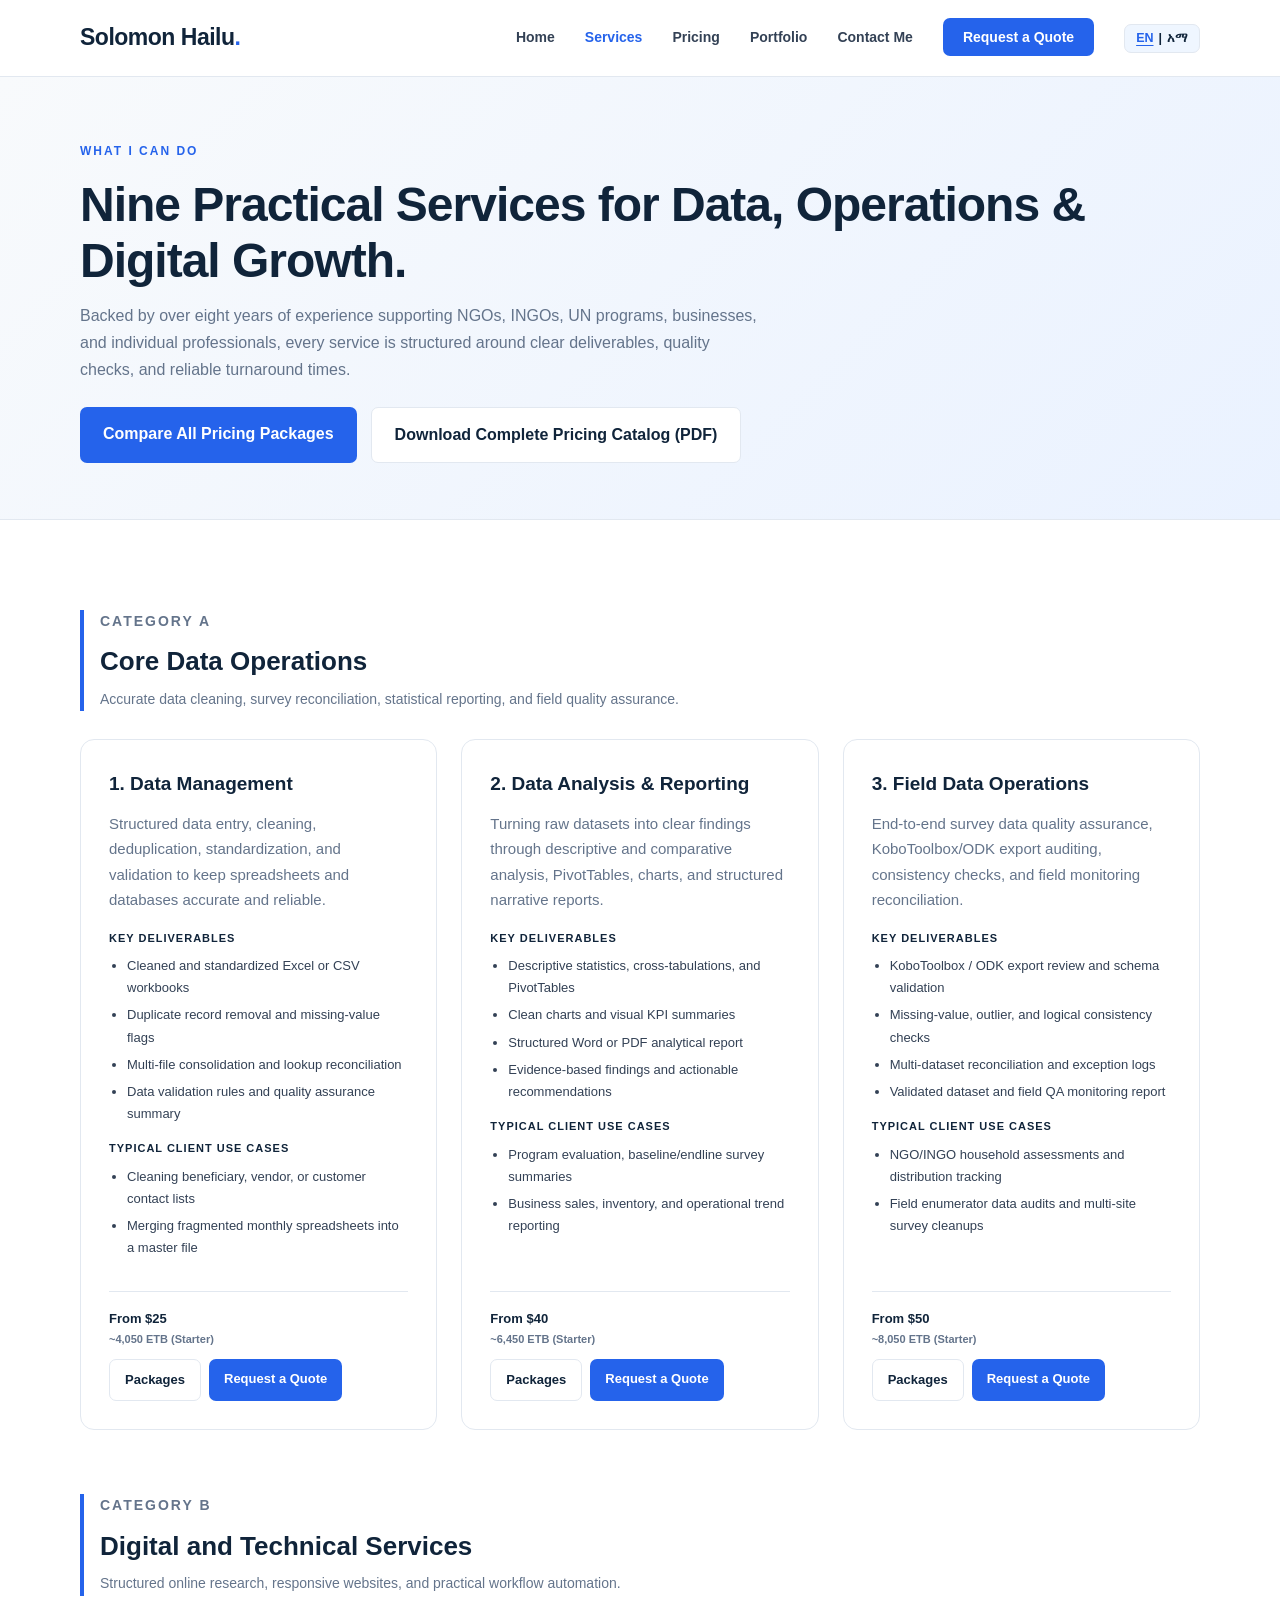
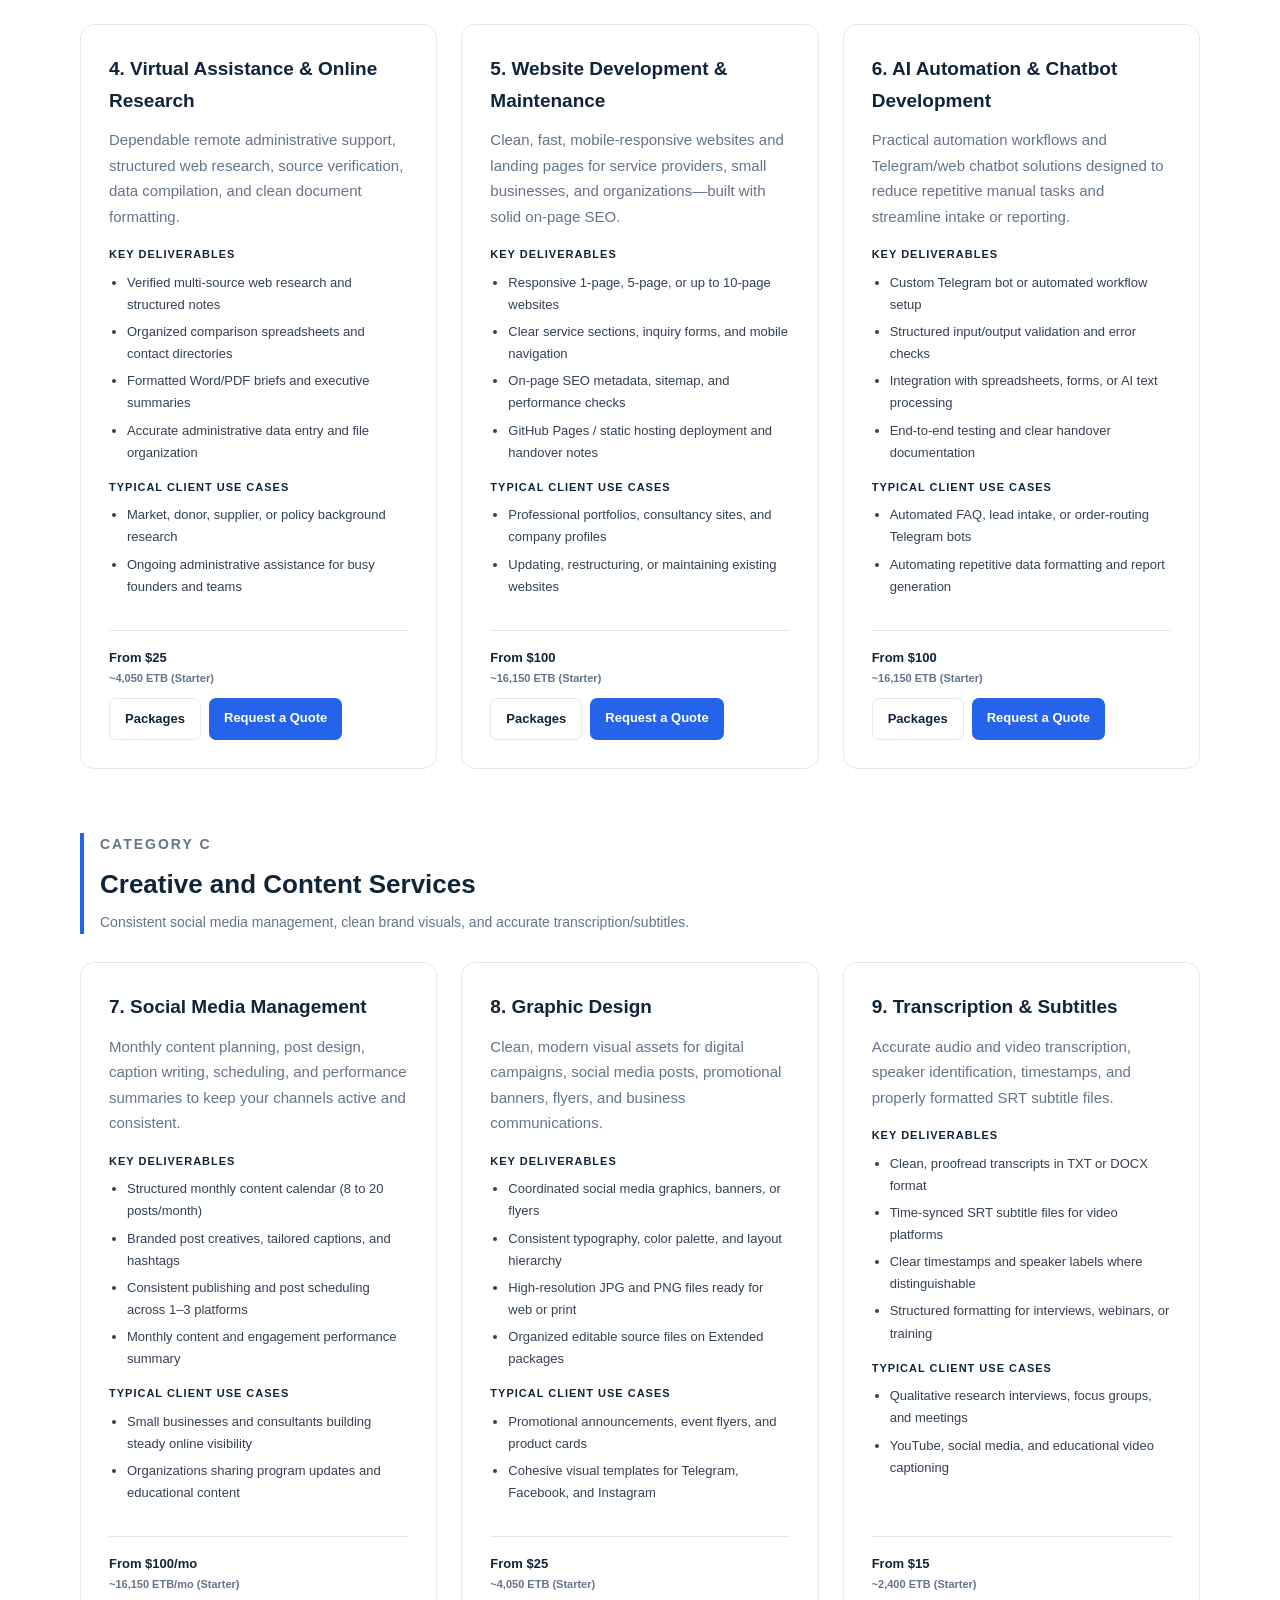
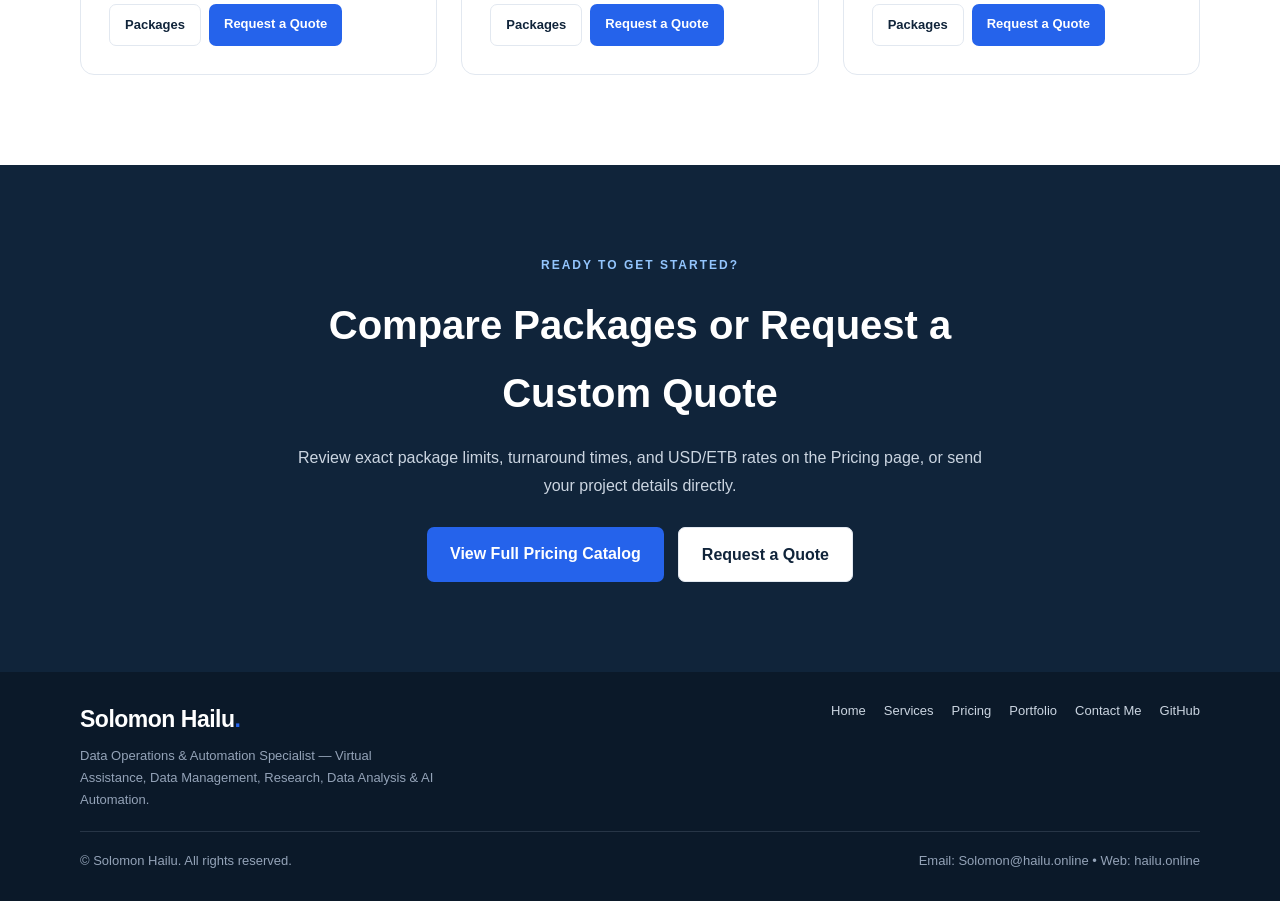
<file: services.html>
<!DOCTYPE html>
<html lang="en">
<head>
    <meta charset="UTF-8">
    <meta name="viewport" content="width=device-width, initial-scale=1.0">

    <meta name="description" content="Explore all nine professional services offered by Solomon Hailu across Data Operations, Digital & Technical Services, and Creative & Content Support.">

    <title>Services | Solomon Hailu &mdash; Data Operations &amp; Automation Specialist</title>
    <link rel="canonical" href="https://hailu.online/services.html">
    <link rel="icon" type="image/svg+xml" href="favicon.svg">

    <!-- Open Graph / Social Sharing Metadata -->
    <meta property="og:type" content="website">
    <meta property="og:url" content="https://hailu.online/services.html">
    <meta property="og:title" content="Services | Solomon Hailu &mdash; Data Operations &amp; Automation Specialist">
    <meta property="og:description" content="Nine practical digital and data services across Core Data Operations, Web &amp; AI Automation, and Content Support.">

    <link rel="stylesheet" href="style.css">
</head>

<body>

    <!-- Navigation -->
    <header class="header">
        <nav class="navbar container" aria-label="Primary Navigation">
            <a href="index.html" class="logo">Solomon Hailu<span>.</span></a>

            <button type="button" id="nav-toggle" class="nav-toggle" aria-expanded="false" aria-controls="nav-links" aria-label="Toggle navigation menu">
                &#9776;
            </button>

            <ul id="nav-links" class="nav-links">
                <li><a href="index.html">Home</a></li>
                <li><a href="services.html" class="active" aria-current="page">Services</a></li>
                <li><a href="pricing.html">Pricing</a></li>
                <li><a href="portfolio.html">Portfolio</a></li>
                <li><a href="contact.html">Contact Me</a></li>
                <li><a href="contact.html" class="nav-contact">Request a Quote</a></li>
            </ul>
        </nav>
    </header>

    <main>

        <!-- Subpage Hero -->
        <section class="page-hero">
            <div class="container">
                <p class="eyebrow">WHAT I CAN DO</p>
                <h1>Nine Practical Services for Data, Operations &amp; Digital Growth.</h1>
                <p class="page-hero-desc">
                    Backed by over eight years of experience supporting NGOs, INGOs, UN programs, businesses, and individual professionals, every service is structured around clear deliverables, quality checks, and reliable turnaround times.
                </p>

                <div class="page-hero-actions">
                    <a href="pricing.html" class="btn btn-primary">Compare All Pricing Packages</a>
                    <a href="assets/Solomon_Hailu_Service_Pricing_Catalog.pdf" download="Solomon_Hailu_Service_Pricing_Catalog.pdf" class="btn btn-outline">Download Complete Pricing Catalog (PDF)</a>
                </div>
            </div>
        </section>

        <!-- Services Categories -->
        <section class="section">
            <div class="container">

                <!-- CATEGORY A -->
                <div id="core-data-operations" class="category-block">
                    <div class="category-header">
                        <p class="eyebrow" style="margin-bottom: 6px;">CATEGORY A</p>
                        <h2>Core Data Operations</h2>
                        <p>Accurate data cleaning, survey reconciliation, statistical reporting, and field quality assurance.</p>
                    </div>

                    <div class="service-detail-grid">

                        <!-- 1. Data Management -->
                        <article id="data-management" class="service-detail-card">
                            <div>
                                <h3>1. Data Management</h3>
                                <p class="service-detail-desc">
                                    Structured data entry, cleaning, deduplication, standardization, and validation to keep spreadsheets and databases accurate and reliable.
                                </p>

                                <p class="service-sublabel">Key Deliverables</p>
                                <ul class="service-bullets">
                                    <li>Cleaned and standardized Excel or CSV workbooks</li>
                                    <li>Duplicate record removal and missing-value flags</li>
                                    <li>Multi-file consolidation and lookup reconciliation</li>
                                    <li>Data validation rules and quality assurance summary</li>
                                </ul>

                                <p class="service-sublabel">Typical Client Use Cases</p>
                                <ul class="service-bullets">
                                    <li>Cleaning beneficiary, vendor, or customer contact lists</li>
                                    <li>Merging fragmented monthly spreadsheets into a master file</li>
                                </ul>
                            </div>

                            <div class="service-card-footer">
                                <div class="starting-rate">
                                    From $25 <span>~4,050 ETB (Starter)</span>
                                </div>
                                <div style="display: flex; gap: 8px; flex-wrap: wrap;">
                                    <a href="pricing.html#data-management" class="btn btn-outline btn-sm">Packages</a>
                                    <a href="contact.html?service=data-management" class="btn btn-primary btn-sm">Request a Quote</a>
                                </div>
                            </div>
                        </article>

                        <!-- 2. Data Analysis & Reporting -->
                        <article id="data-analysis" class="service-detail-card">
                            <div>
                                <h3>2. Data Analysis &amp; Reporting</h3>
                                <p class="service-detail-desc">
                                    Turning raw datasets into clear findings through descriptive and comparative analysis, PivotTables, charts, and structured narrative reports.
                                </p>

                                <p class="service-sublabel">Key Deliverables</p>
                                <ul class="service-bullets">
                                    <li>Descriptive statistics, cross-tabulations, and PivotTables</li>
                                    <li>Clean charts and visual KPI summaries</li>
                                    <li>Structured Word or PDF analytical report</li>
                                    <li>Evidence-based findings and actionable recommendations</li>
                                </ul>

                                <p class="service-sublabel">Typical Client Use Cases</p>
                                <ul class="service-bullets">
                                    <li>Program evaluation, baseline/endline survey summaries</li>
                                    <li>Business sales, inventory, and operational trend reporting</li>
                                </ul>
                            </div>

                            <div class="service-card-footer">
                                <div class="starting-rate">
                                    From $40 <span>~6,450 ETB (Starter)</span>
                                </div>
                                <div style="display: flex; gap: 8px; flex-wrap: wrap;">
                                    <a href="pricing.html#data-analysis" class="btn btn-outline btn-sm">Packages</a>
                                    <a href="contact.html?service=data-analysis" class="btn btn-primary btn-sm">Request a Quote</a>
                                </div>
                            </div>
                        </article>

                        <!-- 3. Field Data Operations -->
                        <article id="field-data-operations" class="service-detail-card">
                            <div>
                                <h3>3. Field Data Operations</h3>
                                <p class="service-detail-desc">
                                    End-to-end survey data quality assurance, KoboToolbox/ODK export auditing, consistency checks, and field monitoring reconciliation.
                                </p>

                                <p class="service-sublabel">Key Deliverables</p>
                                <ul class="service-bullets">
                                    <li>KoboToolbox / ODK export review and schema validation</li>
                                    <li>Missing-value, outlier, and logical consistency checks</li>
                                    <li>Multi-dataset reconciliation and exception logs</li>
                                    <li>Validated dataset and field QA monitoring report</li>
                                </ul>

                                <p class="service-sublabel">Typical Client Use Cases</p>
                                <ul class="service-bullets">
                                    <li>NGO/INGO household assessments and distribution tracking</li>
                                    <li>Field enumerator data audits and multi-site survey cleanups</li>
                                </ul>
                            </div>

                            <div class="service-card-footer">
                                <div class="starting-rate">
                                    From $50 <span>~8,050 ETB (Starter)</span>
                                </div>
                                <div style="display: flex; gap: 8px; flex-wrap: wrap;">
                                    <a href="pricing.html#field-data-operations" class="btn btn-outline btn-sm">Packages</a>
                                    <a href="contact.html?service=field-data-operations" class="btn btn-primary btn-sm">Request a Quote</a>
                                </div>
                            </div>
                        </article>

                    </div>
                </div>

                <!-- CATEGORY B -->
                <div id="digital-technical-services" class="category-block">
                    <div class="category-header">
                        <p class="eyebrow" style="margin-bottom: 6px;">CATEGORY B</p>
                        <h2>Digital and Technical Services</h2>
                        <p>Structured online research, responsive websites, and practical workflow automation.</p>
                    </div>

                    <div class="service-detail-grid">

                        <!-- 4. Virtual Assistance & Online Research -->
                        <article id="virtual-assistance" class="service-detail-card">
                            <div>
                                <h3>4. Virtual Assistance &amp; Online Research</h3>
                                <p class="service-detail-desc">
                                    Dependable remote administrative support, structured web research, source verification, data compilation, and clean document formatting.
                                </p>

                                <p class="service-sublabel">Key Deliverables</p>
                                <ul class="service-bullets">
                                    <li>Verified multi-source web research and structured notes</li>
                                    <li>Organized comparison spreadsheets and contact directories</li>
                                    <li>Formatted Word/PDF briefs and executive summaries</li>
                                    <li>Accurate administrative data entry and file organization</li>
                                </ul>

                                <p class="service-sublabel">Typical Client Use Cases</p>
                                <ul class="service-bullets">
                                    <li>Market, donor, supplier, or policy background research</li>
                                    <li>Ongoing administrative assistance for busy founders and teams</li>
                                </ul>
                            </div>

                            <div class="service-card-footer">
                                <div class="starting-rate">
                                    From $25 <span>~4,050 ETB (Starter)</span>
                                </div>
                                <div style="display: flex; gap: 8px; flex-wrap: wrap;">
                                    <a href="pricing.html#virtual-assistance" class="btn btn-outline btn-sm">Packages</a>
                                    <a href="contact.html?service=virtual-assistance" class="btn btn-primary btn-sm">Request a Quote</a>
                                </div>
                            </div>
                        </article>

                        <!-- 5. Website Development & Maintenance -->
                        <article id="website-development" class="service-detail-card">
                            <div>
                                <h3>5. Website Development &amp; Maintenance</h3>
                                <p class="service-detail-desc">
                                    Clean, fast, mobile-responsive websites and landing pages for service providers, small businesses, and organizations&mdash;built with solid on-page SEO.
                                </p>

                                <p class="service-sublabel">Key Deliverables</p>
                                <ul class="service-bullets">
                                    <li>Responsive 1-page, 5-page, or up to 10-page websites</li>
                                    <li>Clear service sections, inquiry forms, and mobile navigation</li>
                                    <li>On-page SEO metadata, sitemap, and performance checks</li>
                                    <li>GitHub Pages / static hosting deployment and handover notes</li>
                                </ul>

                                <p class="service-sublabel">Typical Client Use Cases</p>
                                <ul class="service-bullets">
                                    <li>Professional portfolios, consultancy sites, and company profiles</li>
                                    <li>Updating, restructuring, or maintaining existing websites</li>
                                </ul>
                            </div>

                            <div class="service-card-footer">
                                <div class="starting-rate">
                                    From $100 <span>~16,150 ETB (Starter)</span>
                                </div>
                                <div style="display: flex; gap: 8px; flex-wrap: wrap;">
                                    <a href="pricing.html#website-development" class="btn btn-outline btn-sm">Packages</a>
                                    <a href="contact.html?service=website-development" class="btn btn-primary btn-sm">Request a Quote</a>
                                </div>
                            </div>
                        </article>

                        <!-- 6. AI Automation & Chatbot Development -->
                        <article id="ai-automation" class="service-detail-card">
                            <div>
                                <h3>6. AI Automation &amp; Chatbot Development</h3>
                                <p class="service-detail-desc">
                                    Practical automation workflows and Telegram/web chatbot solutions designed to reduce repetitive manual tasks and streamline intake or reporting.
                                </p>

                                <p class="service-sublabel">Key Deliverables</p>
                                <ul class="service-bullets">
                                    <li>Custom Telegram bot or automated workflow setup</li>
                                    <li>Structured input/output validation and error checks</li>
                                    <li>Integration with spreadsheets, forms, or AI text processing</li>
                                    <li>End-to-end testing and clear handover documentation</li>
                                </ul>

                                <p class="service-sublabel">Typical Client Use Cases</p>
                                <ul class="service-bullets">
                                    <li>Automated FAQ, lead intake, or order-routing Telegram bots</li>
                                    <li>Automating repetitive data formatting and report generation</li>
                                </ul>
                            </div>

                            <div class="service-card-footer">
                                <div class="starting-rate">
                                    From $100 <span>~16,150 ETB (Starter)</span>
                                </div>
                                <div style="display: flex; gap: 8px; flex-wrap: wrap;">
                                    <a href="pricing.html#ai-automation" class="btn btn-outline btn-sm">Packages</a>
                                    <a href="contact.html?service=ai-automation" class="btn btn-primary btn-sm">Request a Quote</a>
                                </div>
                            </div>
                        </article>

                    </div>
                </div>

                <!-- CATEGORY C -->
                <div id="creative-content-services" class="category-block">
                    <div class="category-header">
                        <p class="eyebrow" style="margin-bottom: 6px;">CATEGORY C</p>
                        <h2>Creative and Content Services</h2>
                        <p>Consistent social media management, clean brand visuals, and accurate transcription/subtitles.</p>
                    </div>

                    <div class="service-detail-grid">

                        <!-- 7. Social Media Management -->
                        <article id="social-media" class="service-detail-card">
                            <div>
                                <h3>7. Social Media Management</h3>
                                <p class="service-detail-desc">
                                    Monthly content planning, post design, caption writing, scheduling, and performance summaries to keep your channels active and consistent.
                                </p>

                                <p class="service-sublabel">Key Deliverables</p>
                                <ul class="service-bullets">
                                    <li>Structured monthly content calendar (8 to 20 posts/month)</li>
                                    <li>Branded post creatives, tailored captions, and hashtags</li>
                                    <li>Consistent publishing and post scheduling across 1&ndash;3 platforms</li>
                                    <li>Monthly content and engagement performance summary</li>
                                </ul>

                                <p class="service-sublabel">Typical Client Use Cases</p>
                                <ul class="service-bullets">
                                    <li>Small businesses and consultants building steady online visibility</li>
                                    <li>Organizations sharing program updates and educational content</li>
                                </ul>
                            </div>

                            <div class="service-card-footer">
                                <div class="starting-rate">
                                    From $100/mo <span>~16,150 ETB/mo (Starter)</span>
                                </div>
                                <div style="display: flex; gap: 8px; flex-wrap: wrap;">
                                    <a href="pricing.html#social-media" class="btn btn-outline btn-sm">Packages</a>
                                    <a href="contact.html?service=social-media" class="btn btn-primary btn-sm">Request a Quote</a>
                                </div>
                            </div>
                        </article>

                        <!-- 8. Graphic Design -->
                        <article id="graphic-design" class="service-detail-card">
                            <div>
                                <h3>8. Graphic Design</h3>
                                <p class="service-detail-desc">
                                    Clean, modern visual assets for digital campaigns, social media posts, promotional banners, flyers, and business communications.
                                </p>

                                <p class="service-sublabel">Key Deliverables</p>
                                <ul class="service-bullets">
                                    <li>Coordinated social media graphics, banners, or flyers</li>
                                    <li>Consistent typography, color palette, and layout hierarchy</li>
                                    <li>High-resolution JPG and PNG files ready for web or print</li>
                                    <li>Organized editable source files on Extended packages</li>
                                </ul>

                                <p class="service-sublabel">Typical Client Use Cases</p>
                                <ul class="service-bullets">
                                    <li>Promotional announcements, event flyers, and product cards</li>
                                    <li>Cohesive visual templates for Telegram, Facebook, and Instagram</li>
                                </ul>
                            </div>

                            <div class="service-card-footer">
                                <div class="starting-rate">
                                    From $25 <span>~4,050 ETB (Starter)</span>
                                </div>
                                <div style="display: flex; gap: 8px; flex-wrap: wrap;">
                                    <a href="pricing.html#graphic-design" class="btn btn-outline btn-sm">Packages</a>
                                    <a href="contact.html?service=graphic-design" class="btn btn-primary btn-sm">Request a Quote</a>
                                </div>
                            </div>
                        </article>

                        <!-- 9. Transcription & Subtitles -->
                        <article id="transcription-subtitles" class="service-detail-card">
                            <div>
                                <h3>9. Transcription &amp; Subtitles</h3>
                                <p class="service-detail-desc">
                                    Accurate audio and video transcription, speaker identification, timestamps, and properly formatted SRT subtitle files.
                                </p>

                                <p class="service-sublabel">Key Deliverables</p>
                                <ul class="service-bullets">
                                    <li>Clean, proofread transcripts in TXT or DOCX format</li>
                                    <li>Time-synced SRT subtitle files for video platforms</li>
                                    <li>Clear timestamps and speaker labels where distinguishable</li>
                                    <li>Structured formatting for interviews, webinars, or training</li>
                                </ul>

                                <p class="service-sublabel">Typical Client Use Cases</p>
                                <ul class="service-bullets">
                                    <li>Qualitative research interviews, focus groups, and meetings</li>
                                    <li>YouTube, social media, and educational video captioning</li>
                                </ul>
                            </div>

                            <div class="service-card-footer">
                                <div class="starting-rate">
                                    From $15 <span>~2,400 ETB (Starter)</span>
                                </div>
                                <div style="display: flex; gap: 8px; flex-wrap: wrap;">
                                    <a href="pricing.html#transcription-subtitles" class="btn btn-outline btn-sm">Packages</a>
                                    <a href="contact.html?service=transcription-subtitles" class="btn btn-primary btn-sm">Request a Quote</a>
                                </div>
                            </div>
                        </article>

                    </div>
                </div>

            </div>
        </section>

        <!-- Bottom CTA -->
        <section class="contact-section">
            <div class="container contact-content">
                <p class="eyebrow">READY TO GET STARTED?</p>
                <h2>Compare Packages or Request a Custom Quote</h2>
                <p>
                    Review exact package limits, turnaround times, and USD/ETB rates on the Pricing page, or send your project details directly.
                </p>
                <div style="display: flex; justify-content: center; gap: 14px; flex-wrap: wrap;">
                    <a href="pricing.html" class="btn btn-primary">View Full Pricing Catalog</a>
                    <a href="contact.html" class="btn btn-outline">Request a Quote</a>
                </div>
            </div>
        </section>

    </main>

    <!-- Footer -->
    <footer class="footer">
        <div class="container">
            <div class="footer-grid">
                <div class="footer-brand">
                    <a href="index.html" class="logo">Solomon Hailu<span>.</span></a>
                    <p>
                        Data Operations &amp; Automation Specialist &mdash; Virtual Assistance, Data Management, Research, Data Analysis &amp; AI Automation.
                    </p>
                </div>

                <nav class="footer-nav" aria-label="Footer Navigation">
                    <a href="index.html">Home</a>
                    <a href="services.html">Services</a>
                    <a href="pricing.html">Pricing</a>
                    <a href="portfolio.html">Portfolio</a>
                    <a href="contact.html">Contact Me</a>
                    <a href="https://github.com/solomonhailu123" target="_blank" rel="noopener noreferrer">GitHub</a>
                </nav>
            </div>

            <div class="footer-bottom">
                <p>&copy; <span id="year"></span> Solomon Hailu. All rights reserved.</p>
                <p>Email: <a href="mailto:Solomon@hailu.online">Solomon@hailu.online</a> &bull; Web: <a href="https://hailu.online/">hailu.online</a></p>
            </div>
        </div>
    </footer>

    <script src="i18n.js"></script>
    <script src="script.js"></script>

</body>
</html>
</file>
<file: style.css>
/* =========================================
   SOLOMON HAILU - PROFESSIONAL PORTFOLIO
   ========================================= */

:root {
    --navy: #10243a;
    --blue: #2563eb;
    --light-blue: #eff6ff;
    --white: #ffffff;
    --background: #f8fafc;
    --text: #334155;
    --muted: #64748b;
    --border: #e2e8f0;
}

* {
    margin: 0;
    padding: 0;
    box-sizing: border-box;
}

html {
    scroll-behavior: smooth;
}

body {
    font-family: Arial, Helvetica, sans-serif;
    background: var(--white);
    color: var(--text);
    line-height: 1.7;
}

a {
    text-decoration: none;
    color: inherit;
}

.container {
    width: min(1120px, 90%);
    margin: auto;
}

/* Navigation */

.header {
    background: var(--white);
    border-bottom: 1px solid var(--border);
    position: sticky;
    top: 0;
    z-index: 100;
}

.navbar {
    min-height: 76px;
    display: flex;
    align-items: center;
    justify-content: space-between;
}

.logo {
    font-size: 23px;
    letter-spacing: -0.5px;
    white-space: nowrap;
    font-weight: 800;
    color: var(--navy);
}

.logo span {
    color: var(--blue);
}

.nav-links {
    display: flex;
    align-items: center;
    gap: 30px;
    list-style: none;
    font-size: 14px;
    font-weight: 600;
}

.nav-links a:hover {
    color: var(--blue);
}

.nav-contact {
    background: var(--blue);
    color: white !important;
    padding: 11px 20px;
    border-radius: 7px;
}

/* Hero */

.hero {
    background: linear-gradient(135deg, #f8fafc, #eaf2ff);
    padding: 100px 0;
}

.hero-content {
    display: grid;
    grid-template-columns: 1.25fr 0.75fr;
    align-items: center;
    gap: 55px;
}

.eyebrow {
    color: var(--blue);
    font-size: 12px;
    font-weight: 800;
    letter-spacing: 2px;
    margin-bottom: 16px;
}

.hero h1 {
    font-size: clamp(40px, 5vw, 62px);
    line-height: 1.12;
    color: var(--navy);
    margin-bottom: 20px;
    letter-spacing: -1.5px;
}

.hero h1 span {
    color: var(--blue);
    display: block;
}

.hero h2 {
    font-size: 19px;
    color: var(--navy);
    margin-bottom: 16px;
}

.hero-description {
    max-width: 570px;
    color: var(--muted);
    font-size: 16px;
}

.hero-buttons {
    display: flex;
    gap: 15px;
    margin: 30px 0;
    flex-wrap: wrap;
}

.btn {
    display: inline-block;
    padding: 13px 23px;
    border-radius: 7px;
    font-weight: 700;
    transition: 0.2s;
}

.btn-primary {
    background: var(--blue);
    color: white;
}

.btn-primary:hover {
    background: #1d4ed8;
    transform: translateY(-2px);
}

.btn-outline {
    border: 1px solid var(--border);
    color: var(--navy);
    background: white;
}

.btn-outline:hover {
    border-color: var(--blue);
    color: var(--blue);
}

.experience-note {
    color: var(--muted);
    font-size: 14px;
    font-weight: 700;
}

.hero-card {
    background: white;
    border: 1px solid var(--border);
    border-radius: 18px;
    padding: 34px;
    box-shadow: 0 20px 50px rgba(15, 35, 60, 0.08);
}

.hero-card-badge {
    display: inline-block;
    background: var(--light-blue);
    color: var(--blue);
    font-size: 10px;
    font-weight: 800;
    letter-spacing: 1.5px;
    padding: 6px 10px;
    border-radius: 5px;
    margin-bottom: 16px;
}

.hero-card h3 {
    color: var(--navy);
    font-size: 21px;
    line-height: 1.35;
    margin-bottom: 18px;
}

.hero-highlights {
    list-style: none;
    margin-bottom: 22px;
    display: flex;
    flex-direction: column;
    gap: 12px;
}

.hero-highlights li {
    display: flex;
    align-items: center;
    gap: 10px;
    font-size: 14px;
    color: var(--text);
}

.hero-highlights svg {
    color: var(--blue);
    flex-shrink: 0;
}

.hero-card-tags,
.project-tags {
    display: flex;
    gap: 8px;
    flex-wrap: wrap;
}

.hero-card-tags span,
.project-tags span {
    background: var(--light-blue);
    color: var(--blue);
    padding: 6px 10px;
    border-radius: 5px;
    font-size: 11px;
    font-weight: 700;
}

/* General sections */

.section {
    padding: 90px 0;
}

.section-light {
    background: var(--background);
}

.section-heading {
    text-align: center;
    max-width: 650px;
    margin: 0 auto 55px;
}

.section-heading h2 {
    color: var(--navy);
    font-size: 36px;
    margin-bottom: 12px;
}

.section-heading > p:last-child {
    color: var(--muted);
}

/* About & Tools Strip */

.about-content {
    display: grid;
    grid-template-columns: 1fr 1fr;
    gap: 65px;
}

.about-content h3 {
    color: var(--navy);
    font-size: 30px;
    line-height: 1.35;
}

.about-content p {
    color: var(--muted);
    margin-bottom: 17px;
}

.tools-strip {
    margin-top: 50px;
    padding-top: 36px;
    border-top: 1px solid var(--border);
    text-align: center;
}

.tools-label {
    color: var(--muted);
    font-size: 11px;
    font-weight: 800;
    letter-spacing: 1.8px;
    margin-bottom: 18px;
}

.tools-list {
    display: flex;
    justify-content: center;
    flex-wrap: wrap;
    gap: 10px;
}

.tools-list span {
    background: var(--background);
    border: 1px solid var(--border);
    color: var(--navy);
    font-size: 13px;
    font-weight: 600;
    padding: 8px 15px;
    border-radius: 999px;
}

/* Services */

.services-grid {
    display: grid;
    grid-template-columns: repeat(3, 1fr);
    gap: 22px;
}

.service-card {
    background: white;
    border: 1px solid var(--border);
    border-radius: 12px;
    padding: 28px;
    transition: 0.25s;
}

.service-card:hover {
    transform: translateY(-5px);
    box-shadow: 0 12px 30px rgba(15, 35, 60, 0.07);
    border-color: #bfdbfe;
}

.service-icon {
    width: 48px;
    height: 48px;
    border-radius: 10px;
    background: var(--light-blue);
    color: var(--blue);
    display: flex;
    align-items: center;
    justify-content: center;
    margin-bottom: 18px;
}

.service-card h3 {
    color: var(--navy);
    font-size: 18px;
    margin-bottom: 12px;
}

.service-card p {
    color: var(--muted);
    font-size: 14px;
}

/* Portfolio */

.portfolio-grid {
    display: grid;
    grid-template-columns: repeat(2, 1fr);
    gap: 28px;
}

.project-card {
    border: 1px solid var(--border);
    border-radius: 14px;
    overflow: hidden;
    background: white;
    transition: 0.25s;
    display: flex;
    flex-direction: column;
}

.project-card:hover {
    transform: translateY(-5px);
    box-shadow: 0 15px 35px rgba(15, 35, 60, 0.08);
}

.project-preview-dark {
    background: linear-gradient(145deg, #0b1929, #132a46);
    color: #f8fafc;
    padding: 22px;
    min-height: 220px;
    display: flex;
    flex-direction: column;
    justify-content: space-between;
    gap: 14px;
}

.mini-ui-header {
    display: flex;
    align-items: center;
    gap: 8px;
    font-size: 11px;
    font-weight: 700;
    color: #93c5fd;
    letter-spacing: 0.4px;
}

.mini-ui-dot {
    width: 8px;
    height: 8px;
    border-radius: 50%;
    background: #22c55e;
    display: inline-block;
}

.mini-ui-kpis {
    display: grid;
    grid-template-columns: 1fr 1fr;
    gap: 12px;
}

.mini-kpi {
    background: rgba(255, 255, 255, 0.06);
    border: 1px solid rgba(148, 163, 184, 0.22);
    border-radius: 10px;
    padding: 12px;
}

.mini-kpi small {
    display: block;
    font-size: 9px;
    font-weight: 700;
    color: #94a3b8;
    letter-spacing: 1px;
}

.mini-kpi strong {
    display: block;
    font-size: 20px;
    color: #ffffff;
    margin: 3px 0;
}

.mini-kpi span {
    font-size: 11px;
    color: #38bdf8;
}

.mini-ui-bar {
    display: flex;
    flex-wrap: wrap;
    gap: 8px;
}

.mini-ui-bar span {
    background: rgba(37, 99, 235, 0.28);
    border: 1px solid rgba(96, 165, 250, 0.35);
    color: #dbeafe;
    font-size: 10px;
    font-weight: 700;
    padding: 4px 8px;
    border-radius: 5px;
}

.project-preview-light {
    background: linear-gradient(145deg, #eff6ff, #f8fafc);
    border-bottom: 1px solid var(--border);
    padding: 20px;
    min-height: 220px;
    display: flex;
    flex-direction: column;
    justify-content: space-between;
    gap: 12px;
}

.mini-sheet-header {
    display: flex;
    align-items: center;
    justify-content: space-between;
    gap: 8px;
    flex-wrap: wrap;
    font-size: 11px;
    font-weight: 700;
    color: var(--navy);
}

.badge-verified {
    background: #dcfce7;
    color: #166534;
    padding: 3px 8px;
    border-radius: 999px;
    font-size: 10px;
    font-weight: 800;
}

.mini-sheet-table {
    width: 100%;
    border-collapse: collapse;
    background: white;
    border-radius: 8px;
    overflow: hidden;
    font-size: 11px;
    box-shadow: 0 4px 12px rgba(15, 35, 60, 0.05);
}

.mini-sheet-table th,
.mini-sheet-table td {
    padding: 8px 10px;
    text-align: left;
    border-bottom: 1px solid var(--border);
}

.mini-sheet-table th {
    background: #f1f5f9;
    color: var(--navy);
    font-weight: 700;
}

.mini-sheet-table tr:last-child td {
    border-bottom: none;
}

.project-info {
    padding: 27px;
    display: flex;
    flex-direction: column;
    flex-grow: 1;
}

.project-category {
    color: var(--blue);
    font-size: 11px;
    font-weight: 800;
    text-transform: uppercase;
}

.project-info h3 {
    color: var(--navy);
    font-size: 22px;
    margin: 9px 0;
}

.project-info > p {
    color: var(--muted);
    font-size: 14px;
    margin-bottom: 20px;
}

.btn-case-study {
    margin-top: 22px;
    align-self: flex-start;
    display: inline-flex;
    align-items: center;
    background: var(--navy);
    color: white;
    border: none;
    padding: 12px 18px;
    border-radius: 8px;
    font-size: 13px;
    font-weight: 700;
    cursor: pointer;
    transition: 0.2s;
}

.btn-case-study:hover {
    background: var(--blue);
    transform: translateY(-2px);
}

/* Contact */

.contact-section {
    background: var(--navy);
    padding: 90px 0;
    text-align: center;
}

.contact-content {
    max-width: 700px;
}

.contact-section h2 {
    color: white;
    font-size: 40px;
    margin-bottom: 17px;
}

.contact-section .eyebrow {
    color: #93c5fd;
}

.contact-section p:not(.eyebrow) {
    color: #cbd5e1;
    margin-bottom: 28px;
}

.contact-email {
    margin-top: 20px;
    font-size: 14px;
}

/* Footer */

.footer {
    background: #0b1929;
    padding: 28px 0;
    color: #cbd5e1;
}

.footer-content {
    display: flex;
    align-items: center;
    justify-content: space-between;
    gap: 20px;
    flex-wrap: wrap;
}

.footer .logo {
    color: white;
}

.footer p,
.footer a:not(.logo) {
    font-size: 13px;
}

/* Modal */

.modal-backdrop {
    position: fixed;
    inset: 0;
    background: rgba(11, 25, 41, 0.72);
    display: none;
    align-items: center;
    justify-content: center;
    padding: 20px;
    z-index: 999;
}

.modal-backdrop.open {
    display: flex;
}

.modal-dialog {
    background: white;
    border-radius: 16px;
    width: min(780px, 100%);
    max-height: 88vh;
    overflow-y: auto;
    padding: 30px;
    box-shadow: 0 25px 60px rgba(0, 0, 0, 0.3);
}

.modal-header {
    display: flex;
    align-items: flex-start;
    justify-content: space-between;
    gap: 16px;
    padding-bottom: 18px;
    border-bottom: 1px solid var(--border);
    margin-bottom: 20px;
}

.modal-header h3 {
    color: var(--navy);
    font-size: 22px;
    margin-top: 4px;
}

.modal-close {
    background: var(--background);
    border: 1px solid var(--border);
    color: var(--navy);
    width: 36px;
    height: 36px;
    border-radius: 8px;
    font-size: 22px;
    line-height: 1;
    cursor: pointer;
    flex-shrink: 0;
}

.modal-close:hover {
    background: var(--blue);
    color: white;
    border-color: var(--blue);
}

.modal-body > p {
    color: var(--text);
    font-size: 14px;
    margin-bottom: 20px;
}

.modal-subhead {
    color: var(--navy);
    font-size: 15px;
    margin-bottom: 10px;
}

.modal-grid {
    display: grid;
    grid-template-columns: repeat(2, 1fr);
    gap: 14px;
    margin: 18px 0;
}

.modal-box {
    background: var(--background);
    border: 1px solid var(--border);
    border-radius: 10px;
    padding: 16px;
}

.modal-box h4 {
    color: var(--navy);
    font-size: 14px;
    margin-bottom: 6px;
}

.modal-box p {
    color: var(--muted);
    font-size: 13px;
    line-height: 1.55;
}

.table-wrap {
    overflow-x: auto;
    margin-bottom: 18px;
}

.sample-compare-table {
    width: 100%;
    border-collapse: collapse;
    font-size: 12px;
    border: 1px solid var(--border);
}

.sample-compare-table th,
.sample-compare-table td {
    padding: 10px 12px;
    border: 1px solid var(--border);
    text-align: left;
}

.sample-compare-table th {
    background: var(--navy);
    color: white;
}

.sample-compare-table code {
    background: #f1f5f9;
    padding: 2px 5px;
    border-radius: 4px;
    font-size: 11px;
}

.screenshot-row {
    display: grid;
    grid-template-columns: 1fr 1fr;
    gap: 14px;
    margin-top: 10px;
}

.screenshot-row img {
    width: 100%;
    border-radius: 10px;
    border: 1px solid var(--border);
}

.modal-note {
    font-size: 12px !important;
    color: var(--muted) !important;
    font-style: italic;
    margin-top: 14px;
    margin-bottom: 0 !important;
}

/* Responsive design */

@media (max-width: 850px) {
    .hero-content {
        grid-template-columns: 1fr;
        gap: 40px;
    }

    .about-content {
        grid-template-columns: 1fr;
        gap: 25px;
    }

    .services-grid {
        grid-template-columns: repeat(2, 1fr);
    }
}

@media (max-width: 650px) {
    .navbar {
        flex-direction: column;
        padding: 18px 0;
        gap: 15px;
    }

    .nav-links {
        gap: 14px;
        flex-wrap: wrap;
        justify-content: center;
        font-size: 12px;
    }

    .hero {
        padding: 70px 0;
    }

    .hero h1 {
        font-size: 42px;
    }

    .hero-card {
        padding: 25px;
    }

    .section {
        padding: 65px 0;
    }

    .section-heading h2 {
        font-size: 29px;
    }

    .services-grid,
    .portfolio-grid,
    .modal-grid,
    .screenshot-row {
        grid-template-columns: 1fr;
    }

    .modal-dialog {
        padding: 20px;
    }

    .contact-section h2 {
        font-size: 31px;
    }

    .footer-content {
        flex-direction: column;
        text-align: center;
    }
}

/* =========================================
   MULTI-PAGE NAVIGATION, PRICING & CONTACT
   ========================================= */

.nav-links a.active {
    color: var(--blue);
    font-weight: 700;
}

.nav-toggle {
    display: none;
    background: var(--background);
    border: 1px solid var(--border);
    color: var(--navy);
    padding: 8px 12px;
    border-radius: 7px;
    font-size: 18px;
    font-weight: 700;
    cursor: pointer;
}

/* Subpage Hero Banner */

.page-hero {
    background: linear-gradient(135deg, #f8fafc, #eaf2ff);
    padding: 64px 0 56px;
    border-bottom: 1px solid var(--border);
}

.page-hero h1 {
    font-size: clamp(32px, 4vw, 48px);
    line-height: 1.15;
    color: var(--navy);
    margin-bottom: 14px;
    letter-spacing: -1px;
}

.page-hero-desc {
    max-width: 680px;
    color: var(--muted);
    font-size: 16px;
}

.page-hero-actions {
    display: flex;
    gap: 14px;
    flex-wrap: wrap;
    margin-top: 24px;
}

/* Homepage Pricing Intro Box */

.pricing-teaser-box {
    background: white;
    border: 1px solid var(--border);
    border-radius: 16px;
    padding: 36px;
    box-shadow: 0 12px 30px rgba(15, 35, 60, 0.05);
    display: grid;
    grid-template-columns: 1.3fr 0.7fr;
    gap: 32px;
    align-items: center;
}

.pricing-teaser-box h3 {
    color: var(--navy);
    font-size: 26px;
    margin-bottom: 10px;
}

.pricing-teaser-box p {
    color: var(--muted);
    font-size: 15px;
    margin-bottom: 18px;
}

.pricing-teaser-highlights {
    display: flex;
    flex-wrap: wrap;
    gap: 10px;
}

.pricing-teaser-highlights span {
    background: var(--light-blue);
    color: var(--blue);
    font-size: 12px;
    font-weight: 700;
    padding: 6px 12px;
    border-radius: 6px;
}

.pricing-teaser-actions {
    display: flex;
    flex-direction: column;
    gap: 12px;
}

.pricing-teaser-actions .btn {
    text-align: center;
}

/* Services Page Detailed Cards */

.category-block {
    margin-bottom: 64px;
}

.category-block:last-child {
    margin-bottom: 0;
}

.category-header {
    border-left: 4px solid var(--blue);
    padding-left: 16px;
    margin-bottom: 28px;
}

.category-header h2 {
    color: var(--navy);
    font-size: 26px;
    margin-bottom: 4px;
}

.category-header p {
    color: var(--muted);
    font-size: 14px;
}

.service-detail-grid {
    display: grid;
    grid-template-columns: repeat(3, 1fr);
    gap: 24px;
}

.service-detail-card {
    background: white;
    border: 1px solid var(--border);
    border-radius: 14px;
    padding: 28px;
    display: flex;
    flex-direction: column;
    justify-content: space-between;
    transition: 0.25s;
}

.service-detail-card:hover {
    transform: translateY(-4px);
    box-shadow: 0 12px 30px rgba(15, 35, 60, 0.07);
    border-color: #bfdbfe;
}

.service-detail-card h3 {
    color: var(--navy);
    font-size: 19px;
    margin-bottom: 10px;
}

.service-detail-desc {
    color: var(--muted);
    font-size: 14px;
    margin-bottom: 16px;
}

.service-sublabel {
    font-size: 11px;
    font-weight: 800;
    letter-spacing: 1px;
    text-transform: uppercase;
    color: var(--navy);
    margin: 14px 0 8px;
}

.service-bullets {
    padding-left: 18px;
    color: var(--text);
    font-size: 13px;
    margin-bottom: 12px;
}

.service-bullets li {
    margin-bottom: 5px;
}

.service-card-footer {
    margin-top: 20px;
    padding-top: 16px;
    border-top: 1px solid var(--border);
    display: flex;
    align-items: center;
    justify-content: space-between;
    gap: 10px;
    flex-wrap: wrap;
}

.starting-rate {
    font-size: 13px;
    font-weight: 700;
    color: var(--navy);
}

.starting-rate span {
    display: block;
    font-size: 11px;
    font-weight: 600;
    color: var(--muted);
}

.btn-sm {
    padding: 9px 15px;
    font-size: 13px;
}

/* Pricing Page Layout */

.pricing-jump-nav {
    display: flex;
    flex-wrap: wrap;
    gap: 8px;
    margin-bottom: 40px;
}

.pricing-jump-nav a {
    background: white;
    border: 1px solid var(--border);
    color: var(--navy);
    font-size: 12px;
    font-weight: 700;
    padding: 7px 13px;
    border-radius: 999px;
    transition: 0.2s;
}

.pricing-jump-nav a:hover {
    border-color: var(--blue);
    color: var(--blue);
    background: var(--light-blue);
}

.pricing-service-section {
    margin-bottom: 56px;
    scroll-margin-top: 96px;
}

.pricing-service-header {
    display: flex;
    align-items: flex-end;
    justify-content: space-between;
    gap: 16px;
    flex-wrap: wrap;
    margin-bottom: 20px;
    padding-bottom: 12px;
    border-bottom: 1px solid var(--border);
}

.pricing-service-header h2 {
    color: var(--navy);
    font-size: 24px;
}

.pricing-service-header p {
    color: var(--muted);
    font-size: 14px;
}

.pricing-tiers-grid {
    display: grid;
    grid-template-columns: repeat(3, 1fr);
    gap: 22px;
}

.pricing-card {
    background: white;
    border: 1px solid var(--border);
    border-radius: 14px;
    padding: 26px;
    display: flex;
    flex-direction: column;
    justify-content: space-between;
}

.pricing-card.featured {
    border: 2px solid var(--blue);
    box-shadow: 0 14px 32px rgba(37, 99, 235, 0.09);
    position: relative;
}

.tier-top {
    display: flex;
    align-items: center;
    justify-content: space-between;
    gap: 8px;
    margin-bottom: 12px;
}

.tier-name {
    font-size: 16px;
    font-weight: 800;
    color: var(--navy);
}

.tier-badge {
    background: var(--light-blue);
    color: var(--blue);
    font-size: 10px;
    font-weight: 800;
    letter-spacing: 1px;
    padding: 4px 8px;
    border-radius: 5px;
    text-transform: uppercase;
}

.tier-price-usd {
    font-size: 32px;
    font-weight: 800;
    color: var(--navy);
    line-height: 1.15;
}

.tier-price-usd small {
    font-size: 14px;
    font-weight: 600;
    color: var(--muted);
}

.tier-price-etb {
    font-size: 13px;
    font-weight: 700;
    color: var(--blue);
    margin: 4px 0 16px;
}

.tier-features {
    padding-left: 18px;
    font-size: 13px;
    color: var(--text);
    margin-bottom: 18px;
}

.tier-features li {
    margin-bottom: 6px;
}

.tier-meta {
    background: var(--background);
    border: 1px solid var(--border);
    border-radius: 8px;
    padding: 10px 12px;
    font-size: 12px;
    color: var(--navy);
    font-weight: 600;
    margin-bottom: 16px;
}

.tier-meta span {
    display: block;
    color: var(--muted);
    font-weight: 500;
    margin-top: 2px;
}

.pricing-card .btn {
    width: 100%;
    text-align: center;
}

.pricing-footnote {
    margin-top: 12px;
    font-size: 12px;
    color: var(--muted);
    font-style: italic;
}

.pricing-note-box {
    background: var(--light-blue);
    border: 1px solid #bfdbfe;
    border-radius: 14px;
    padding: 26px;
    margin-top: 24px;
}

.pricing-note-box h3 {
    color: var(--navy);
    font-size: 18px;
    margin-bottom: 8px;
}

.pricing-note-box p,
.pricing-note-box li {
    color: var(--text);
    font-size: 14px;
}

.pricing-note-box ul {
    padding-left: 20px;
    margin-top: 10px;
}

/* Contact & Quote Form Page */

.contact-page-grid {
    display: grid;
    grid-template-columns: 0.85fr 1.15fr;
    gap: 32px;
    align-items: start;
}

.contact-info-card,
.quote-form-card {
    background: white;
    border: 1px solid var(--border);
    border-radius: 16px;
    padding: 30px;
}

.contact-info-card h2,
.quote-form-card h2 {
    color: var(--navy);
    font-size: 24px;
    margin-bottom: 10px;
}

.contact-detail-list {
    list-style: none;
    margin: 20px 0;
    display: flex;
    flex-direction: column;
    gap: 14px;
}

.contact-detail-list li {
    padding-bottom: 12px;
    border-bottom: 1px solid var(--border);
    font-size: 14px;
}

.contact-detail-list strong {
    display: block;
    font-size: 11px;
    text-transform: uppercase;
    letter-spacing: 1px;
    color: var(--muted);
    margin-bottom: 3px;
}

.transparency-notice {
    background: var(--background);
    border: 1px solid var(--border);
    border-radius: 10px;
    padding: 14px;
    font-size: 13px;
    color: var(--text);
    margin-top: 18px;
}

.form-grid {
    display: grid;
    grid-template-columns: 1fr 1fr;
    gap: 16px;
}

.form-group {
    display: flex;
    flex-direction: column;
    margin-bottom: 16px;
}

.form-group.full-width {
    grid-column: 1 / -1;
}

.form-group label {
    font-size: 13px;
    font-weight: 700;
    color: var(--navy);
    margin-bottom: 6px;
}

.form-group input,
.form-group select,
.form-group textarea {
    width: 100%;
    padding: 11px 13px;
    border: 1px solid var(--border);
    border-radius: 8px;
    font-family: inherit;
    font-size: 14px;
    color: var(--text);
    background: white;
}

.form-group input:focus,
.form-group select:focus,
.form-group textarea:focus {
    outline: none;
    border-color: var(--blue);
    box-shadow: 0 0 0 3px rgba(37, 99, 235, 0.12);
}

.form-actions {
    display: flex;
    gap: 12px;
    flex-wrap: wrap;
    margin-top: 8px;
}

.form-status {
    margin-top: 16px;
    padding: 14px;
    border-radius: 10px;
    font-size: 13px;
    display: none;
}

.form-status.visible {
    display: block;
    background: var(--light-blue);
    border: 1px solid #bfdbfe;
    color: var(--navy);
}

.form-status.error {
    display: block;
    background: #fef2f2;
    border: 1px solid #fecaca;
    color: #991b1b;
}

/* Enhanced Multi-Page Footer */

.footer-grid {
    display: flex;
    align-items: flex-start;
    justify-content: space-between;
    gap: 24px;
    flex-wrap: wrap;
    padding-bottom: 20px;
    border-bottom: 1px solid rgba(148, 163, 184, 0.2);
    margin-bottom: 18px;
}

.footer-brand p {
    color: #94a3b8;
    font-size: 13px;
    margin-top: 6px;
    max-width: 360px;
}

.footer-nav {
    display: flex;
    gap: 18px;
    flex-wrap: wrap;
    align-items: center;
}

.footer-nav a:hover {
    color: #93c5fd;
}

.footer-bottom {
    display: flex;
    align-items: center;
    justify-content: space-between;
    gap: 14px;
    flex-wrap: wrap;
    color: #94a3b8;
    font-size: 12px;
}

@media (max-width: 900px) {
    .pricing-teaser-box,
    .service-detail-grid,
    .pricing-tiers-grid,
    .contact-page-grid {
        grid-template-columns: 1fr;
    }
}

@media (max-width: 768px) {
    .navbar {
        flex-direction: row;
        flex-wrap: wrap;
        padding: 16px 0;
    }

    .nav-toggle {
        display: inline-flex;
        align-items: center;
        justify-content: center;
    }

    .nav-links {
        display: none;
        width: 100%;
        flex-direction: column;
        align-items: stretch;
        gap: 10px;
        padding-top: 14px;
        border-top: 1px solid var(--border);
    }

    .nav-links.open {
        display: flex;
    }

    .nav-links a {
        display: block;
        padding: 6px 4px;
    }

    .nav-contact {
        text-align: center;
    }

    .form-grid {
        grid-template-columns: 1fr;
    }
}

/* Interactive Pricing Card Hover & Selection */
.pricing-card {
    transition: transform 0.2s ease, border-color 0.2s ease, box-shadow 0.2s ease;
}

.pricing-card:hover {
    transform: translateY(-4px);
    border-color: var(--blue);
    box-shadow: 0 14px 32px rgba(37, 99, 235, 0.12);
}

.pricing-card:hover .btn-outline {
    background: var(--blue);
    color: white;
    border-color: var(--blue);
}
/* =========================================================
   UNIFIED TABLET & MOBILE LAYOUT (DESKTOP UNCHANGED)
   ========================================================= */

@media (max-width: 900px) {
    .service-detail-grid,
    .pricing-tiers-grid {
        grid-template-columns: repeat(2, 1fr);
        gap: 18px;
    }

    .pricing-teaser-box,
    .contact-page-grid {
        grid-template-columns: 1fr;
        gap: 24px;
    }

    .pricing-jump-nav {
        flex-wrap: nowrap;
        overflow-x: auto;
        -webkit-overflow-scrolling: touch;
        scrollbar-width: thin;
        padding-bottom: 8px;
        margin-bottom: 28px;
    }

    .pricing-jump-nav a {
        flex-shrink: 0;
    }
}

@media (max-width: 768px) {
    .navbar {
        min-height: 64px;
        padding: 10px 0;
        flex-direction: row;
        flex-wrap: nowrap;
        align-items: center;
        justify-content: space-between;
        position: relative;
    }

    .nav-toggle {
        display: inline-flex;
        align-items: center;
        justify-content: center;
        min-width: 44px;
        min-height: 44px;
        border-radius: 8px;
    }

    .nav-links {
        display: none;
        position: absolute;
        top: 100%;
        left: 0;
        right: 0;
        background: var(--white);
        border-bottom: 1px solid var(--border);
        box-shadow: 0 14px 28px rgba(15, 35, 60, 0.12);
        flex-direction: column;
        align-items: stretch;
        gap: 4px;
        padding: 12px 5% 18px;
        z-index: 120;
    }

    .nav-links.open {
        display: flex;
    }

    .nav-links a {
        display: flex;
        align-items: center;
        min-height: 44px;
        padding: 8px 12px;
        border-radius: 7px;
        font-size: 14px;
    }

    .nav-links a:hover,
    .nav-links a.active {
        background: var(--light-blue);
    }

    .nav-contact {
        margin-top: 6px;
        justify-content: center;
    }

    .hero {
        padding: 56px 0;
    }

    .hero-content {
        grid-template-columns: 1fr;
        gap: 28px;
    }

    .about-content {
        grid-template-columns: 1fr;
        gap: 20px;
    }

    .about-content h3 {
        font-size: 24px;
    }

    .services-grid,
    .portfolio-grid {
        grid-template-columns: repeat(2, 1fr);
        gap: 18px;
    }

    .form-group input,
    .form-group select,
    .form-group textarea {
        font-size: 16px;
        min-height: 44px;
    }

    .contact-info-card,
    .quote-form-card,
    .pricing-teaser-box {
        padding: 22px;
    }
}

/* Mobile L (390px - 640px): Tablet-inspired card structure & 2-column grids */
@media (max-width: 640px) {
    .container {
        width: min(1120px, 92%);
    }

    .hero {
        padding: 44px 0;
    }

    .hero h1 {
        font-size: clamp(30px, 8vw, 40px);
        line-height: 1.15;
        margin-bottom: 14px;
    }

    .hero h2 {
        font-size: 16px;
    }

    .hero-description {
        font-size: 14px;
    }

    .hero-buttons {
        display: grid;
        grid-template-columns: 1fr 1fr;
        gap: 10px;
        margin: 20px 0;
    }

    .hero-buttons .btn:last-child {
        grid-column: 1 / -1;
    }

    .hero-buttons .btn,
    .page-hero-actions .btn {
        min-height: 44px;
        display: inline-flex;
        align-items: center;
        justify-content: center;
        padding: 10px 14px;
        font-size: 13.5px;
    }

    .hero-card {
        padding: 20px;
        border-radius: 14px;
    }

    .section {
        padding: 48px 0;
    }

    .section-heading {
        margin-bottom: 28px;
    }

    .section-heading h2 {
        font-size: 25px;
    }

    .page-hero {
        padding: 38px 0 32px;
    }

    .page-hero h1 {
        font-size: clamp(26px, 7.2vw, 34px);
    }

    .services-grid {
        grid-template-columns: repeat(2, 1fr);
        gap: 12px;
    }

    .service-card {
        padding: 16px;
        border-radius: 10px;
    }

    .service-icon {
        width: 36px;
        height: 36px;
        margin-bottom: 10px;
    }

    .service-card h3 {
        font-size: 14.5px;
        line-height: 1.3;
        margin-bottom: 6px;
    }

    .service-card p {
        font-size: 12px;
        line-height: 1.45;
    }

    /* 2-column cards on Mobile L (414px+) where wide enough; clean single column below 414px */
    .pricing-tiers-grid,
    .service-detail-grid,
    .portfolio-grid {
        grid-template-columns: repeat(2, 1fr);
        gap: 12px;
    }

    .pricing-card,
    .service-detail-card {
        display: flex;
        flex-direction: column;
        padding: 16px;
        border-radius: 12px;
    }

    .pricing-card .tier-price-usd {
        font-size: 24px;
        text-align: left;
    }

    .pricing-card .tier-price-etb {
        font-size: 11.5px;
        text-align: left;
        margin: 4px 0 12px;
    }

    .pricing-card .tier-features,
    .pricing-card .tier-meta {
        font-size: 12px;
    }

    .pricing-card .btn,
    .service-detail-card .btn {
        margin-top: auto;
        min-height: 42px;
        padding: 9px 10px;
        font-size: 12.5px;
        display: inline-flex;
        align-items: center;
        justify-content: center;
    }

    .modal-grid,
    .screenshot-row,
    .form-grid {
        grid-template-columns: 1fr;
        gap: 14px;
    }

    .project-preview-dark,
    .project-preview-light {
        min-height: 175px;
        padding: 14px;
    }

    .mini-kpi strong {
        font-size: 16px;
    }

    .mini-sheet-table th,
    .mini-sheet-table td {
        padding: 6px;
        font-size: 10px;
    }

    .project-info {
        padding: 16px;
    }

    .project-info h3 {
        font-size: 17px;
    }

    .contact-section {
        padding: 50px 0;
    }

    .contact-section h2 {
        font-size: 26px;
    }

    .modal-dialog {
        padding: 18px;
    }

    .footer {
        padding: 24px 0;
    }

    .footer-grid {
        flex-direction: column;
        gap: 16px;
    }

    .footer-nav {
        gap: 8px 14px;
    }

    .footer-nav a {
        min-height: 36px;
        display: inline-flex;
        align-items: center;
    }

    .footer-bottom {
        flex-direction: column;
        align-items: flex-start;
        gap: 6px;
    }
}

/* Mobile S & M (<= 413px, including 390px, 375px, 360px, 320px) */
@media (max-width: 413px) {
    .container {
        width: 93%;
    }

    .pricing-tiers-grid,
    .service-detail-grid,
    .portfolio-grid {
        grid-template-columns: 1fr;
        gap: 14px;
    }

    .pricing-card,
    .service-detail-card {
        padding: 18px 16px;
    }
}

@media (max-width: 389px) {
    .logo {
        font-size: 20px;
    }

    .hero-buttons,
    .services-grid {
        grid-template-columns: 1fr;
    }

    .hero-card,
    .contact-info-card,
    .quote-form-card {
        padding: 18px 16px;
    }

    .form-actions {
        flex-direction: column;
    }

    .form-actions .btn {
        width: 100%;
        text-align: center;
    }
}
/* Bilingual EN / Amharic Language Toggle */
.lang-switch-item {
    display: flex;
    align-items: center;
}

.lang-toggle-btn {
    display: inline-flex;
    align-items: center;
    gap: 5px;
    padding: 6px 11px;
    border-radius: 7px;
    border: 1px solid var(--border);
    background: var(--light-blue);
    color: var(--navy);
    font-size: 12.5px;
    font-weight: 700;
    cursor: pointer;
    transition: all 0.2s ease;
    white-space: nowrap;
}

.lang-toggle-btn:hover {
    border-color: var(--blue);
    color: var(--blue);
}

.lang-toggle-btn span.active-lang {
    color: var(--blue);
    text-decoration: underline;
    text-underline-offset: 3px;
}

@media (max-width: 768px) {
    .lang-toggle-btn {
        width: 100%;
        justify-content: center;
        min-height: 42px;
        margin-top: 4px;
    }
}
/* Modal Backdrop & Clean Open/Close Visibility */
.modal-backdrop {
    display: none;
    position: fixed;
    inset: 0;
    background: rgba(15, 23, 42, 0.65);
    z-index: 9999;
    align-items: center;
    justify-content: center;
    padding: 20px;
}

.modal-backdrop.open {
    display: flex;
}
@media (max-width: 768px) {
    /* STAGE 3 REFINEMENT: TABLET & MOBILE READABILITY (DESKTOP UNCHANGED) */
    .pricing-tiers-grid,
    .service-detail-grid,
    .portfolio-grid,
    .services-grid {
        grid-template-columns: repeat(2, 1fr);
        gap: 18px;
    }

    .pricing-card,
    .service-detail-card,
    .project-card,
    .service-card {
        display: flex;
        flex-direction: column;
        height: 100%;
    }

    .pricing-card .btn,
    .service-detail-card .btn {
        margin-top: auto;
    }
}

@media (max-width: 600px) {
    /* Single-column cards below 600px prevent cramped pricing, feature lists, and preview tables */
    .pricing-tiers-grid,
    .service-detail-grid,
    .portfolio-grid {
        grid-template-columns: 1fr;
        gap: 16px;
    }

    .pricing-card,
    .service-detail-card {
        padding: 20px 18px;
    }

    .pricing-card .tier-price-usd {
        font-size: 28px;
    }

    .pricing-card .tier-price-etb {
        font-size: 13px;
    }

    .pricing-card .tier-features,
    .pricing-card .tier-meta {
        font-size: 13.5px;
    }

    .pricing-card .btn,
    .service-detail-card .btn {
        width: 100%;
        min-height: 44px;
        font-size: 14px;
    }

    .project-info {
        padding: 20px 18px;
    }

    .project-info h3 {
        font-size: 18.5px;
    }

    .project-actions {
        display: flex;
        flex-wrap: wrap;
        gap: 10px;
    }

    .project-actions .btn {
        min-height: 44px;
        flex: 1 1 auto;
        justify-content: center;
    }

    .modal-dialog {
        width: 96%;
        max-height: 90vh;
        padding: 18px 16px;
    }

    .modal-close {
        min-width: 44px;
        min-height: 44px;
    }
}

@media (max-width: 430px) {
    /* 1-column service cards on phones <= 430px (430, 414, 390, 375, 360) for comfortable Amharic & English text */
    .services-grid {
        grid-template-columns: 1fr;
        gap: 14px;
    }

    .service-card {
        padding: 18px 16px;
    }

    .service-card h3 {
        font-size: 16px;
    }

    .service-card p {
        font-size: 13.5px;
    }
}


/* Desktop typography refinement — November 2026 */
@media (min-width: 769px) {

    .service-card p,
    .service-detail-desc,
    .project-info > p {
        font-size: 15px;
        line-height: 1.7;
    }

}
</file>
